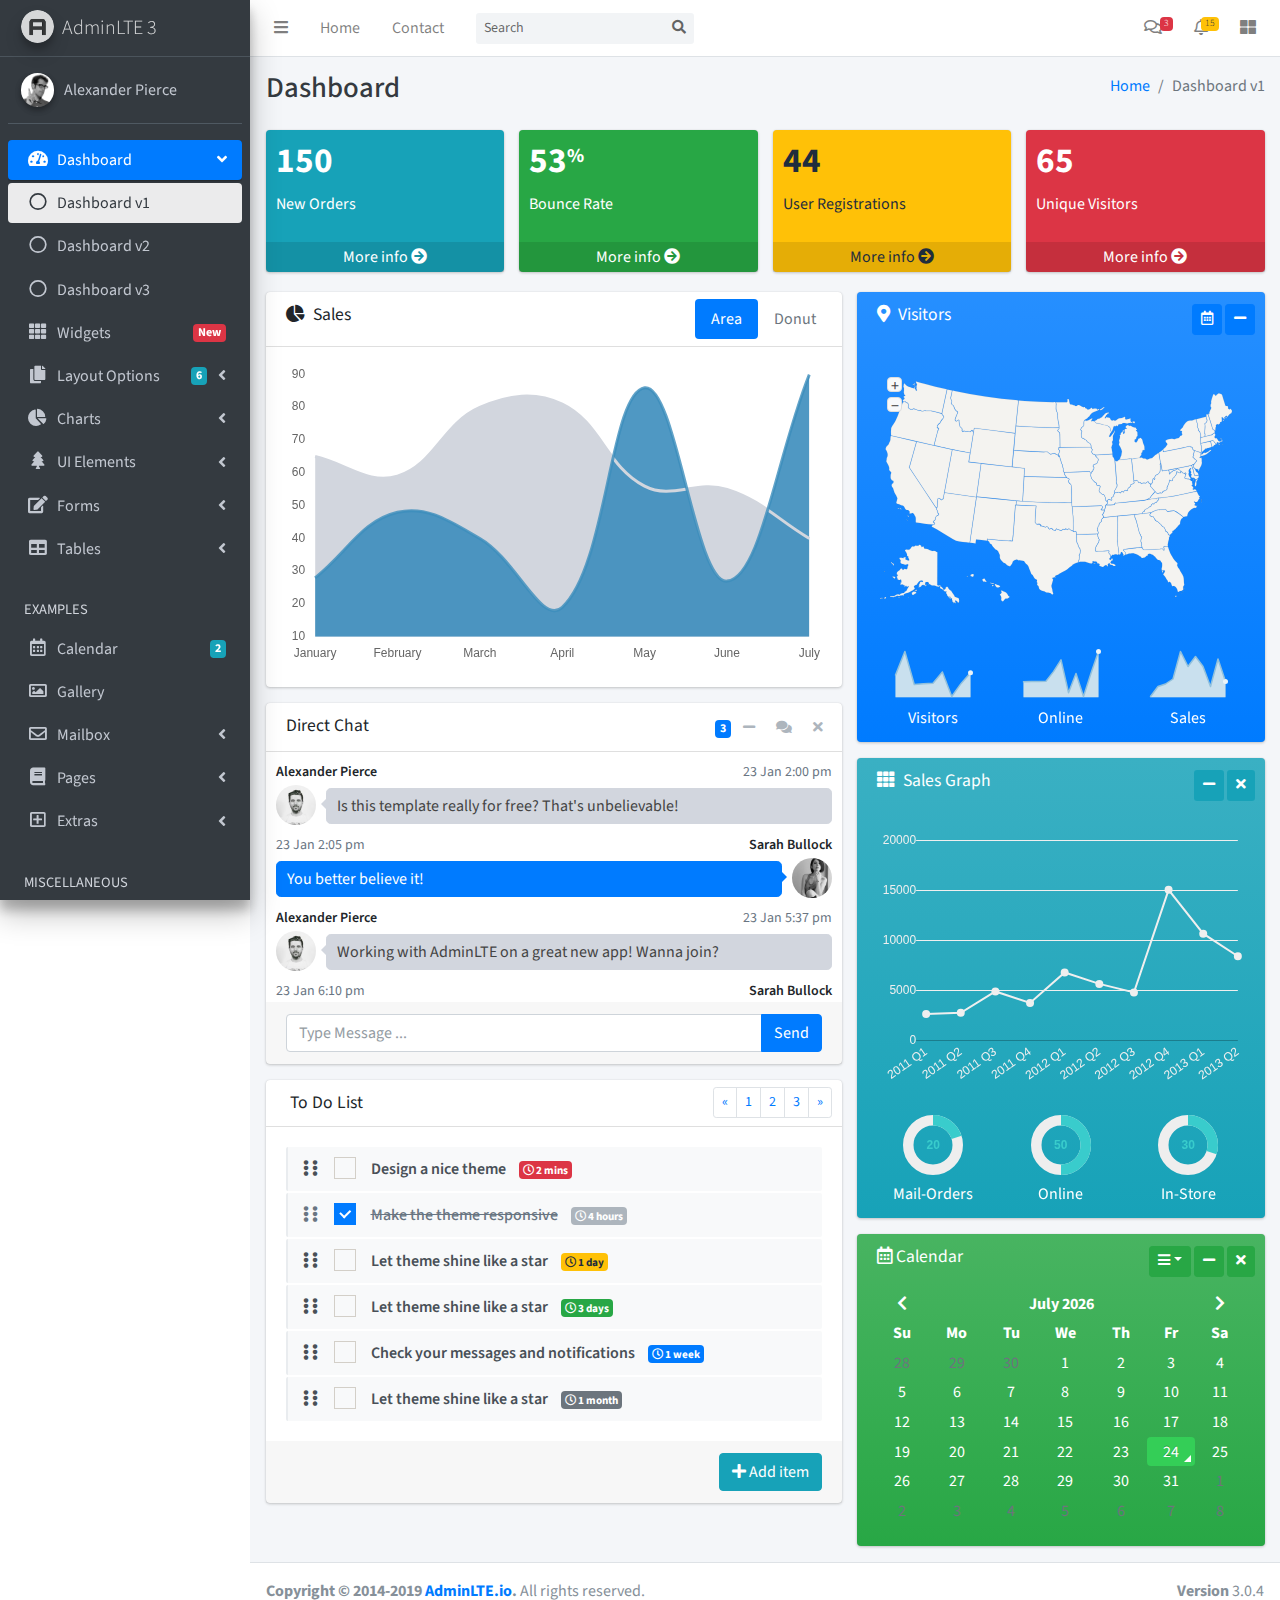
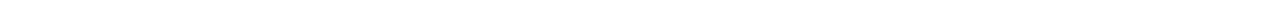
<file: RealHouzing.Consume/wwwroot/AdminLTE/index.html>
<!DOCTYPE html>
<html>
<head>
  <meta charset="utf-8">
  <meta http-equiv="X-UA-Compatible" content="IE=edge">
  <title>AdminLTE 3 | Dashboard</title>
  <!-- Tell the browser to be responsive to screen width -->
  <meta name="viewport" content="width=device-width, initial-scale=1">
  <!-- Font Awesome -->
  <link rel="stylesheet" href="plugins/fontawesome-free/css/all.min.css">
  <!-- Ionicons -->
  <link rel="stylesheet" href="https://code.ionicframework.com/ionicons/2.0.1/css/ionicons.min.css">
  <!-- Tempusdominus Bbootstrap 4 -->
  <link rel="stylesheet" href="plugins/tempusdominus-bootstrap-4/css/tempusdominus-bootstrap-4.min.css">
  <!-- iCheck -->
  <link rel="stylesheet" href="plugins/icheck-bootstrap/icheck-bootstrap.min.css">
  <!-- JQVMap -->
  <link rel="stylesheet" href="plugins/jqvmap/jqvmap.min.css">
  <!-- Theme style -->
  <link rel="stylesheet" href="dist/css/adminlte.min.css">
  <!-- overlayScrollbars -->
  <link rel="stylesheet" href="plugins/overlayScrollbars/css/OverlayScrollbars.min.css">
  <!-- Daterange picker -->
  <link rel="stylesheet" href="plugins/daterangepicker/daterangepicker.css">
  <!-- summernote -->
  <link rel="stylesheet" href="plugins/summernote/summernote-bs4.css">
  <!-- Google Font: Source Sans Pro -->
  <link href="https://fonts.googleapis.com/css?family=Source+Sans+Pro:300,400,400i,700" rel="stylesheet">
</head>
<body class="hold-transition sidebar-mini layout-fixed">
<div class="wrapper">

  <!-- Navbar -->
  <nav class="main-header navbar navbar-expand navbar-white navbar-light">
    <!-- Left navbar links -->
    <ul class="navbar-nav">
      <li class="nav-item">
        <a class="nav-link" data-widget="pushmenu" href="#" role="button"><i class="fas fa-bars"></i></a>
      </li>
      <li class="nav-item d-none d-sm-inline-block">
        <a href="index3.html" class="nav-link">Home</a>
      </li>
      <li class="nav-item d-none d-sm-inline-block">
        <a href="#" class="nav-link">Contact</a>
      </li>
    </ul>

    <!-- SEARCH FORM -->
    <form class="form-inline ml-3">
      <div class="input-group input-group-sm">
        <input class="form-control form-control-navbar" type="search" placeholder="Search" aria-label="Search">
        <div class="input-group-append">
          <button class="btn btn-navbar" type="submit">
            <i class="fas fa-search"></i>
          </button>
        </div>
      </div>
    </form>

    <!-- Right navbar links -->
    <ul class="navbar-nav ml-auto">
      <!-- Messages Dropdown Menu -->
      <li class="nav-item dropdown">
        <a class="nav-link" data-toggle="dropdown" href="#">
          <i class="far fa-comments"></i>
          <span class="badge badge-danger navbar-badge">3</span>
        </a>
        <div class="dropdown-menu dropdown-menu-lg dropdown-menu-right">
          <a href="#" class="dropdown-item">
            <!-- Message Start -->
            <div class="media">
              <img src="dist/img/user1-128x128.jpg" alt="User Avatar" class="img-size-50 mr-3 img-circle">
              <div class="media-body">
                <h3 class="dropdown-item-title">
                  Brad Diesel
                  <span class="float-right text-sm text-danger"><i class="fas fa-star"></i></span>
                </h3>
                <p class="text-sm">Call me whenever you can...</p>
                <p class="text-sm text-muted"><i class="far fa-clock mr-1"></i> 4 Hours Ago</p>
              </div>
            </div>
            <!-- Message End -->
          </a>
          <div class="dropdown-divider"></div>
          <a href="#" class="dropdown-item">
            <!-- Message Start -->
            <div class="media">
              <img src="dist/img/user8-128x128.jpg" alt="User Avatar" class="img-size-50 img-circle mr-3">
              <div class="media-body">
                <h3 class="dropdown-item-title">
                  John Pierce
                  <span class="float-right text-sm text-muted"><i class="fas fa-star"></i></span>
                </h3>
                <p class="text-sm">I got your message bro</p>
                <p class="text-sm text-muted"><i class="far fa-clock mr-1"></i> 4 Hours Ago</p>
              </div>
            </div>
            <!-- Message End -->
          </a>
          <div class="dropdown-divider"></div>
          <a href="#" class="dropdown-item">
            <!-- Message Start -->
            <div class="media">
              <img src="dist/img/user3-128x128.jpg" alt="User Avatar" class="img-size-50 img-circle mr-3">
              <div class="media-body">
                <h3 class="dropdown-item-title">
                  Nora Silvester
                  <span class="float-right text-sm text-warning"><i class="fas fa-star"></i></span>
                </h3>
                <p class="text-sm">The subject goes here</p>
                <p class="text-sm text-muted"><i class="far fa-clock mr-1"></i> 4 Hours Ago</p>
              </div>
            </div>
            <!-- Message End -->
          </a>
          <div class="dropdown-divider"></div>
          <a href="#" class="dropdown-item dropdown-footer">See All Messages</a>
        </div>
      </li>
      <!-- Notifications Dropdown Menu -->
      <li class="nav-item dropdown">
        <a class="nav-link" data-toggle="dropdown" href="#">
          <i class="far fa-bell"></i>
          <span class="badge badge-warning navbar-badge">15</span>
        </a>
        <div class="dropdown-menu dropdown-menu-lg dropdown-menu-right">
          <span class="dropdown-item dropdown-header">15 Notifications</span>
          <div class="dropdown-divider"></div>
          <a href="#" class="dropdown-item">
            <i class="fas fa-envelope mr-2"></i> 4 new messages
            <span class="float-right text-muted text-sm">3 mins</span>
          </a>
          <div class="dropdown-divider"></div>
          <a href="#" class="dropdown-item">
            <i class="fas fa-users mr-2"></i> 8 friend requests
            <span class="float-right text-muted text-sm">12 hours</span>
          </a>
          <div class="dropdown-divider"></div>
          <a href="#" class="dropdown-item">
            <i class="fas fa-file mr-2"></i> 3 new reports
            <span class="float-right text-muted text-sm">2 days</span>
          </a>
          <div class="dropdown-divider"></div>
          <a href="#" class="dropdown-item dropdown-footer">See All Notifications</a>
        </div>
      </li>
      <li class="nav-item">
        <a class="nav-link" data-widget="control-sidebar" data-slide="true" href="#" role="button">
          <i class="fas fa-th-large"></i>
        </a>
      </li>
    </ul>
  </nav>
  <!-- /.navbar -->

  <!-- Main Sidebar Container -->
  <aside class="main-sidebar sidebar-dark-primary elevation-4">
    <!-- Brand Logo -->
    <a href="index3.html" class="brand-link">
      <img src="dist/img/AdminLTELogo.png" alt="AdminLTE Logo" class="brand-image img-circle elevation-3"
           style="opacity: .8">
      <span class="brand-text font-weight-light">AdminLTE 3</span>
    </a>

    <!-- Sidebar -->
    <div class="sidebar">
      <!-- Sidebar user panel (optional) -->
      <div class="user-panel mt-3 pb-3 mb-3 d-flex">
        <div class="image">
          <img src="dist/img/user2-160x160.jpg" class="img-circle elevation-2" alt="User Image">
        </div>
        <div class="info">
          <a href="#" class="d-block">Alexander Pierce</a>
        </div>
      </div>

      <!-- Sidebar Menu -->
      <nav class="mt-2">
        <ul class="nav nav-pills nav-sidebar flex-column" data-widget="treeview" role="menu" data-accordion="false">
          <!-- Add icons to the links using the .nav-icon class
               with font-awesome or any other icon font library -->
          <li class="nav-item has-treeview menu-open">
            <a href="#" class="nav-link active">
              <i class="nav-icon fas fa-tachometer-alt"></i>
              <p>
                Dashboard
                <i class="right fas fa-angle-left"></i>
              </p>
            </a>
            <ul class="nav nav-treeview">
              <li class="nav-item">
                <a href="./index.html" class="nav-link active">
                  <i class="far fa-circle nav-icon"></i>
                  <p>Dashboard v1</p>
                </a>
              </li>
              <li class="nav-item">
                <a href="./index2.html" class="nav-link">
                  <i class="far fa-circle nav-icon"></i>
                  <p>Dashboard v2</p>
                </a>
              </li>
              <li class="nav-item">
                <a href="./index3.html" class="nav-link">
                  <i class="far fa-circle nav-icon"></i>
                  <p>Dashboard v3</p>
                </a>
              </li>
            </ul>
          </li>
          <li class="nav-item">
            <a href="pages/widgets.html" class="nav-link">
              <i class="nav-icon fas fa-th"></i>
              <p>
                Widgets
                <span class="right badge badge-danger">New</span>
              </p>
            </a>
          </li>
          <li class="nav-item has-treeview">
            <a href="#" class="nav-link">
              <i class="nav-icon fas fa-copy"></i>
              <p>
                Layout Options
                <i class="fas fa-angle-left right"></i>
                <span class="badge badge-info right">6</span>
              </p>
            </a>
            <ul class="nav nav-treeview">
              <li class="nav-item">
                <a href="pages/layout/top-nav.html" class="nav-link">
                  <i class="far fa-circle nav-icon"></i>
                  <p>Top Navigation</p>
                </a>
              </li>
              <li class="nav-item">
                <a href="pages/layout/top-nav-sidebar.html" class="nav-link">
                  <i class="far fa-circle nav-icon"></i>
                  <p>Top Navigation + Sidebar</p>
                </a>
              </li>
              <li class="nav-item">
                <a href="pages/layout/boxed.html" class="nav-link">
                  <i class="far fa-circle nav-icon"></i>
                  <p>Boxed</p>
                </a>
              </li>
              <li class="nav-item">
                <a href="pages/layout/fixed-sidebar.html" class="nav-link">
                  <i class="far fa-circle nav-icon"></i>
                  <p>Fixed Sidebar</p>
                </a>
              </li>
              <li class="nav-item">
                <a href="pages/layout/fixed-topnav.html" class="nav-link">
                  <i class="far fa-circle nav-icon"></i>
                  <p>Fixed Navbar</p>
                </a>
              </li>
              <li class="nav-item">
                <a href="pages/layout/fixed-footer.html" class="nav-link">
                  <i class="far fa-circle nav-icon"></i>
                  <p>Fixed Footer</p>
                </a>
              </li>
              <li class="nav-item">
                <a href="pages/layout/collapsed-sidebar.html" class="nav-link">
                  <i class="far fa-circle nav-icon"></i>
                  <p>Collapsed Sidebar</p>
                </a>
              </li>
            </ul>
          </li>
          <li class="nav-item has-treeview">
            <a href="#" class="nav-link">
              <i class="nav-icon fas fa-chart-pie"></i>
              <p>
                Charts
                <i class="right fas fa-angle-left"></i>
              </p>
            </a>
            <ul class="nav nav-treeview">
              <li class="nav-item">
                <a href="pages/charts/chartjs.html" class="nav-link">
                  <i class="far fa-circle nav-icon"></i>
                  <p>ChartJS</p>
                </a>
              </li>
              <li class="nav-item">
                <a href="pages/charts/flot.html" class="nav-link">
                  <i class="far fa-circle nav-icon"></i>
                  <p>Flot</p>
                </a>
              </li>
              <li class="nav-item">
                <a href="pages/charts/inline.html" class="nav-link">
                  <i class="far fa-circle nav-icon"></i>
                  <p>Inline</p>
                </a>
              </li>
            </ul>
          </li>
          <li class="nav-item has-treeview">
            <a href="#" class="nav-link">
              <i class="nav-icon fas fa-tree"></i>
              <p>
                UI Elements
                <i class="fas fa-angle-left right"></i>
              </p>
            </a>
            <ul class="nav nav-treeview">
              <li class="nav-item">
                <a href="pages/UI/general.html" class="nav-link">
                  <i class="far fa-circle nav-icon"></i>
                  <p>General</p>
                </a>
              </li>
              <li class="nav-item">
                <a href="pages/UI/icons.html" class="nav-link">
                  <i class="far fa-circle nav-icon"></i>
                  <p>Icons</p>
                </a>
              </li>
              <li class="nav-item">
                <a href="pages/UI/buttons.html" class="nav-link">
                  <i class="far fa-circle nav-icon"></i>
                  <p>Buttons</p>
                </a>
              </li>
              <li class="nav-item">
                <a href="pages/UI/sliders.html" class="nav-link">
                  <i class="far fa-circle nav-icon"></i>
                  <p>Sliders</p>
                </a>
              </li>
              <li class="nav-item">
                <a href="pages/UI/modals.html" class="nav-link">
                  <i class="far fa-circle nav-icon"></i>
                  <p>Modals & Alerts</p>
                </a>
              </li>
              <li class="nav-item">
                <a href="pages/UI/navbar.html" class="nav-link">
                  <i class="far fa-circle nav-icon"></i>
                  <p>Navbar & Tabs</p>
                </a>
              </li>
              <li class="nav-item">
                <a href="pages/UI/timeline.html" class="nav-link">
                  <i class="far fa-circle nav-icon"></i>
                  <p>Timeline</p>
                </a>
              </li>
              <li class="nav-item">
                <a href="pages/UI/ribbons.html" class="nav-link">
                  <i class="far fa-circle nav-icon"></i>
                  <p>Ribbons</p>
                </a>
              </li>
            </ul>
          </li>
          <li class="nav-item has-treeview">
            <a href="#" class="nav-link">
              <i class="nav-icon fas fa-edit"></i>
              <p>
                Forms
                <i class="fas fa-angle-left right"></i>
              </p>
            </a>
            <ul class="nav nav-treeview">
              <li class="nav-item">
                <a href="pages/forms/general.html" class="nav-link">
                  <i class="far fa-circle nav-icon"></i>
                  <p>General Elements</p>
                </a>
              </li>
              <li class="nav-item">
                <a href="pages/forms/advanced.html" class="nav-link">
                  <i class="far fa-circle nav-icon"></i>
                  <p>Advanced Elements</p>
                </a>
              </li>
              <li class="nav-item">
                <a href="pages/forms/editors.html" class="nav-link">
                  <i class="far fa-circle nav-icon"></i>
                  <p>Editors</p>
                </a>
              </li>
              <li class="nav-item">
                <a href="pages/forms/validation.html" class="nav-link">
                  <i class="far fa-circle nav-icon"></i>
                  <p>Validation</p>
                </a>
              </li>
            </ul>
          </li>
          <li class="nav-item has-treeview">
            <a href="#" class="nav-link">
              <i class="nav-icon fas fa-table"></i>
              <p>
                Tables
                <i class="fas fa-angle-left right"></i>
              </p>
            </a>
            <ul class="nav nav-treeview">
              <li class="nav-item">
                <a href="pages/tables/simple.html" class="nav-link">
                  <i class="far fa-circle nav-icon"></i>
                  <p>Simple Tables</p>
                </a>
              </li>
              <li class="nav-item">
                <a href="pages/tables/data.html" class="nav-link">
                  <i class="far fa-circle nav-icon"></i>
                  <p>DataTables</p>
                </a>
              </li>
              <li class="nav-item">
                <a href="pages/tables/jsgrid.html" class="nav-link">
                  <i class="far fa-circle nav-icon"></i>
                  <p>jsGrid</p>
                </a>
              </li>
            </ul>
          </li>
          <li class="nav-header">EXAMPLES</li>
          <li class="nav-item">
            <a href="pages/calendar.html" class="nav-link">
              <i class="nav-icon far fa-calendar-alt"></i>
              <p>
                Calendar
                <span class="badge badge-info right">2</span>
              </p>
            </a>
          </li>
          <li class="nav-item">
            <a href="pages/gallery.html" class="nav-link">
              <i class="nav-icon far fa-image"></i>
              <p>
                Gallery
              </p>
            </a>
          </li>
          <li class="nav-item has-treeview">
            <a href="#" class="nav-link">
              <i class="nav-icon far fa-envelope"></i>
              <p>
                Mailbox
                <i class="fas fa-angle-left right"></i>
              </p>
            </a>
            <ul class="nav nav-treeview">
              <li class="nav-item">
                <a href="pages/mailbox/mailbox.html" class="nav-link">
                  <i class="far fa-circle nav-icon"></i>
                  <p>Inbox</p>
                </a>
              </li>
              <li class="nav-item">
                <a href="pages/mailbox/compose.html" class="nav-link">
                  <i class="far fa-circle nav-icon"></i>
                  <p>Compose</p>
                </a>
              </li>
              <li class="nav-item">
                <a href="pages/mailbox/read-mail.html" class="nav-link">
                  <i class="far fa-circle nav-icon"></i>
                  <p>Read</p>
                </a>
              </li>
            </ul>
          </li>
          <li class="nav-item has-treeview">
            <a href="#" class="nav-link">
              <i class="nav-icon fas fa-book"></i>
              <p>
                Pages
                <i class="fas fa-angle-left right"></i>
              </p>
            </a>
            <ul class="nav nav-treeview">
              <li class="nav-item">
                <a href="pages/examples/invoice.html" class="nav-link">
                  <i class="far fa-circle nav-icon"></i>
                  <p>Invoice</p>
                </a>
              </li>
              <li class="nav-item">
                <a href="pages/examples/profile.html" class="nav-link">
                  <i class="far fa-circle nav-icon"></i>
                  <p>Profile</p>
                </a>
              </li>
              <li class="nav-item">
                <a href="pages/examples/e-commerce.html" class="nav-link">
                  <i class="far fa-circle nav-icon"></i>
                  <p>E-commerce</p>
                </a>
              </li>
              <li class="nav-item">
                <a href="pages/examples/projects.html" class="nav-link">
                  <i class="far fa-circle nav-icon"></i>
                  <p>Projects</p>
                </a>
              </li>
              <li class="nav-item">
                <a href="pages/examples/project-add.html" class="nav-link">
                  <i class="far fa-circle nav-icon"></i>
                  <p>Project Add</p>
                </a>
              </li>
              <li class="nav-item">
                <a href="pages/examples/project-edit.html" class="nav-link">
                  <i class="far fa-circle nav-icon"></i>
                  <p>Project Edit</p>
                </a>
              </li>
              <li class="nav-item">
                <a href="pages/examples/project-detail.html" class="nav-link">
                  <i class="far fa-circle nav-icon"></i>
                  <p>Project Detail</p>
                </a>
              </li>
              <li class="nav-item">
                <a href="pages/examples/contacts.html" class="nav-link">
                  <i class="far fa-circle nav-icon"></i>
                  <p>Contacts</p>
                </a>
              </li>
            </ul>
          </li>
          <li class="nav-item has-treeview">
            <a href="#" class="nav-link">
              <i class="nav-icon far fa-plus-square"></i>
              <p>
                Extras
                <i class="fas fa-angle-left right"></i>
              </p>
            </a>
            <ul class="nav nav-treeview">
              <li class="nav-item">
                <a href="pages/examples/login.html" class="nav-link">
                  <i class="far fa-circle nav-icon"></i>
                  <p>Login</p>
                </a>
              </li>
              <li class="nav-item">
                <a href="pages/examples/register.html" class="nav-link">
                  <i class="far fa-circle nav-icon"></i>
                  <p>Register</p>
                </a>
              </li>
              <li class="nav-item">
                <a href="pages/examples/forgot-password.html" class="nav-link">
                  <i class="far fa-circle nav-icon"></i>
                  <p>Forgot Password</p>
                </a>
              </li>
              <li class="nav-item">
                <a href="pages/examples/recover-password.html" class="nav-link">
                  <i class="far fa-circle nav-icon"></i>
                  <p>Recover Password</p>
                </a>
              </li>
              <li class="nav-item">
                <a href="pages/examples/lockscreen.html" class="nav-link">
                  <i class="far fa-circle nav-icon"></i>
                  <p>Lockscreen</p>
                </a>
              </li>
              <li class="nav-item">
                <a href="pages/examples/legacy-user-menu.html" class="nav-link">
                  <i class="far fa-circle nav-icon"></i>
                  <p>Legacy User Menu</p>
                </a>
              </li>
              <li class="nav-item">
                <a href="pages/examples/language-menu.html" class="nav-link">
                  <i class="far fa-circle nav-icon"></i>
                  <p>Language Menu</p>
                </a>
              </li>
              <li class="nav-item">
                <a href="pages/examples/404.html" class="nav-link">
                  <i class="far fa-circle nav-icon"></i>
                  <p>Error 404</p>
                </a>
              </li>
              <li class="nav-item">
                <a href="pages/examples/500.html" class="nav-link">
                  <i class="far fa-circle nav-icon"></i>
                  <p>Error 500</p>
                </a>
              </li>
              <li class="nav-item">
                <a href="pages/examples/pace.html" class="nav-link">
                  <i class="far fa-circle nav-icon"></i>
                  <p>Pace</p>
                </a>
              </li>
              <li class="nav-item">
                <a href="pages/examples/blank.html" class="nav-link">
                  <i class="far fa-circle nav-icon"></i>
                  <p>Blank Page</p>
                </a>
              </li>
              <li class="nav-item">
                <a href="starter.html" class="nav-link">
                  <i class="far fa-circle nav-icon"></i>
                  <p>Starter Page</p>
                </a>
              </li>
            </ul>
          </li>
          <li class="nav-header">MISCELLANEOUS</li>
          <li class="nav-item">
            <a href="https://adminlte.io/docs/3.0" class="nav-link">
              <i class="nav-icon fas fa-file"></i>
              <p>Documentation</p>
            </a>
          </li>
          <li class="nav-header">MULTI LEVEL EXAMPLE</li>
          <li class="nav-item">
            <a href="#" class="nav-link">
              <i class="fas fa-circle nav-icon"></i>
              <p>Level 1</p>
            </a>
          </li>
          <li class="nav-item has-treeview">
            <a href="#" class="nav-link">
              <i class="nav-icon fas fa-circle"></i>
              <p>
                Level 1
                <i class="right fas fa-angle-left"></i>
              </p>
            </a>
            <ul class="nav nav-treeview">
              <li class="nav-item">
                <a href="#" class="nav-link">
                  <i class="far fa-circle nav-icon"></i>
                  <p>Level 2</p>
                </a>
              </li>
              <li class="nav-item has-treeview">
                <a href="#" class="nav-link">
                  <i class="far fa-circle nav-icon"></i>
                  <p>
                    Level 2
                    <i class="right fas fa-angle-left"></i>
                  </p>
                </a>
                <ul class="nav nav-treeview">
                  <li class="nav-item">
                    <a href="#" class="nav-link">
                      <i class="far fa-dot-circle nav-icon"></i>
                      <p>Level 3</p>
                    </a>
                  </li>
                  <li class="nav-item">
                    <a href="#" class="nav-link">
                      <i class="far fa-dot-circle nav-icon"></i>
                      <p>Level 3</p>
                    </a>
                  </li>
                  <li class="nav-item">
                    <a href="#" class="nav-link">
                      <i class="far fa-dot-circle nav-icon"></i>
                      <p>Level 3</p>
                    </a>
                  </li>
                </ul>
              </li>
              <li class="nav-item">
                <a href="#" class="nav-link">
                  <i class="far fa-circle nav-icon"></i>
                  <p>Level 2</p>
                </a>
              </li>
            </ul>
          </li>
          <li class="nav-item">
            <a href="#" class="nav-link">
              <i class="fas fa-circle nav-icon"></i>
              <p>Level 1</p>
            </a>
          </li>
          <li class="nav-header">LABELS</li>
          <li class="nav-item">
            <a href="#" class="nav-link">
              <i class="nav-icon far fa-circle text-danger"></i>
              <p class="text">Important</p>
            </a>
          </li>
          <li class="nav-item">
            <a href="#" class="nav-link">
              <i class="nav-icon far fa-circle text-warning"></i>
              <p>Warning</p>
            </a>
          </li>
          <li class="nav-item">
            <a href="#" class="nav-link">
              <i class="nav-icon far fa-circle text-info"></i>
              <p>Informational</p>
            </a>
          </li>
        </ul>
      </nav>
      <!-- /.sidebar-menu -->
    </div>
    <!-- /.sidebar -->
  </aside>

  <!-- Content Wrapper. Contains page content -->
  <div class="content-wrapper">
    <!-- Content Header (Page header) -->
    <div class="content-header">
      <div class="container-fluid">
        <div class="row mb-2">
          <div class="col-sm-6">
            <h1 class="m-0 text-dark">Dashboard</h1>
          </div><!-- /.col -->
          <div class="col-sm-6">
            <ol class="breadcrumb float-sm-right">
              <li class="breadcrumb-item"><a href="#">Home</a></li>
              <li class="breadcrumb-item active">Dashboard v1</li>
            </ol>
          </div><!-- /.col -->
        </div><!-- /.row -->
      </div><!-- /.container-fluid -->
    </div>
    <!-- /.content-header -->

    <!-- Main content -->
    <section class="content">
      <div class="container-fluid">
        <!-- Small boxes (Stat box) -->
        <div class="row">
          <div class="col-lg-3 col-6">
            <!-- small box -->
            <div class="small-box bg-info">
              <div class="inner">
                <h3>150</h3>

                <p>New Orders</p>
              </div>
              <div class="icon">
                <i class="ion ion-bag"></i>
              </div>
              <a href="#" class="small-box-footer">More info <i class="fas fa-arrow-circle-right"></i></a>
            </div>
          </div>
          <!-- ./col -->
          <div class="col-lg-3 col-6">
            <!-- small box -->
            <div class="small-box bg-success">
              <div class="inner">
                <h3>53<sup style="font-size: 20px">%</sup></h3>

                <p>Bounce Rate</p>
              </div>
              <div class="icon">
                <i class="ion ion-stats-bars"></i>
              </div>
              <a href="#" class="small-box-footer">More info <i class="fas fa-arrow-circle-right"></i></a>
            </div>
          </div>
          <!-- ./col -->
          <div class="col-lg-3 col-6">
            <!-- small box -->
            <div class="small-box bg-warning">
              <div class="inner">
                <h3>44</h3>

                <p>User Registrations</p>
              </div>
              <div class="icon">
                <i class="ion ion-person-add"></i>
              </div>
              <a href="#" class="small-box-footer">More info <i class="fas fa-arrow-circle-right"></i></a>
            </div>
          </div>
          <!-- ./col -->
          <div class="col-lg-3 col-6">
            <!-- small box -->
            <div class="small-box bg-danger">
              <div class="inner">
                <h3>65</h3>

                <p>Unique Visitors</p>
              </div>
              <div class="icon">
                <i class="ion ion-pie-graph"></i>
              </div>
              <a href="#" class="small-box-footer">More info <i class="fas fa-arrow-circle-right"></i></a>
            </div>
          </div>
          <!-- ./col -->
        </div>
        <!-- /.row -->
        <!-- Main row -->
        <div class="row">
          <!-- Left col -->
          <section class="col-lg-7 connectedSortable">
            <!-- Custom tabs (Charts with tabs)-->
            <div class="card">
              <div class="card-header">
                <h3 class="card-title">
                  <i class="fas fa-chart-pie mr-1"></i>
                  Sales
                </h3>
                <div class="card-tools">
                  <ul class="nav nav-pills ml-auto">
                    <li class="nav-item">
                      <a class="nav-link active" href="#revenue-chart" data-toggle="tab">Area</a>
                    </li>
                    <li class="nav-item">
                      <a class="nav-link" href="#sales-chart" data-toggle="tab">Donut</a>
                    </li>
                  </ul>
                </div>
              </div><!-- /.card-header -->
              <div class="card-body">
                <div class="tab-content p-0">
                  <!-- Morris chart - Sales -->
                  <div class="chart tab-pane active" id="revenue-chart"
                       style="position: relative; height: 300px;">
                      <canvas id="revenue-chart-canvas" height="300" style="height: 300px;"></canvas>                         
                   </div>
                  <div class="chart tab-pane" id="sales-chart" style="position: relative; height: 300px;">
                    <canvas id="sales-chart-canvas" height="300" style="height: 300px;"></canvas>                         
                  </div>  
                </div>
              </div><!-- /.card-body -->
            </div>
            <!-- /.card -->

            <!-- DIRECT CHAT -->
            <div class="card direct-chat direct-chat-primary">
              <div class="card-header">
                <h3 class="card-title">Direct Chat</h3>

                <div class="card-tools">
                  <span data-toggle="tooltip" title="3 New Messages" class="badge badge-primary">3</span>
                  <button type="button" class="btn btn-tool" data-card-widget="collapse">
                    <i class="fas fa-minus"></i>
                  </button>
                  <button type="button" class="btn btn-tool" data-toggle="tooltip" title="Contacts"
                          data-widget="chat-pane-toggle">
                    <i class="fas fa-comments"></i>
                  </button>
                  <button type="button" class="btn btn-tool" data-card-widget="remove"><i class="fas fa-times"></i>
                  </button>
                </div>
              </div>
              <!-- /.card-header -->
              <div class="card-body">
                <!-- Conversations are loaded here -->
                <div class="direct-chat-messages">
                  <!-- Message. Default to the left -->
                  <div class="direct-chat-msg">
                    <div class="direct-chat-infos clearfix">
                      <span class="direct-chat-name float-left">Alexander Pierce</span>
                      <span class="direct-chat-timestamp float-right">23 Jan 2:00 pm</span>
                    </div>
                    <!-- /.direct-chat-infos -->
                    <img class="direct-chat-img" src="dist/img/user1-128x128.jpg" alt="message user image">
                    <!-- /.direct-chat-img -->
                    <div class="direct-chat-text">
                      Is this template really for free? That's unbelievable!
                    </div>
                    <!-- /.direct-chat-text -->
                  </div>
                  <!-- /.direct-chat-msg -->

                  <!-- Message to the right -->
                  <div class="direct-chat-msg right">
                    <div class="direct-chat-infos clearfix">
                      <span class="direct-chat-name float-right">Sarah Bullock</span>
                      <span class="direct-chat-timestamp float-left">23 Jan 2:05 pm</span>
                    </div>
                    <!-- /.direct-chat-infos -->
                    <img class="direct-chat-img" src="dist/img/user3-128x128.jpg" alt="message user image">
                    <!-- /.direct-chat-img -->
                    <div class="direct-chat-text">
                      You better believe it!
                    </div>
                    <!-- /.direct-chat-text -->
                  </div>
                  <!-- /.direct-chat-msg -->

                  <!-- Message. Default to the left -->
                  <div class="direct-chat-msg">
                    <div class="direct-chat-infos clearfix">
                      <span class="direct-chat-name float-left">Alexander Pierce</span>
                      <span class="direct-chat-timestamp float-right">23 Jan 5:37 pm</span>
                    </div>
                    <!-- /.direct-chat-infos -->
                    <img class="direct-chat-img" src="dist/img/user1-128x128.jpg" alt="message user image">
                    <!-- /.direct-chat-img -->
                    <div class="direct-chat-text">
                      Working with AdminLTE on a great new app! Wanna join?
                    </div>
                    <!-- /.direct-chat-text -->
                  </div>
                  <!-- /.direct-chat-msg -->

                  <!-- Message to the right -->
                  <div class="direct-chat-msg right">
                    <div class="direct-chat-infos clearfix">
                      <span class="direct-chat-name float-right">Sarah Bullock</span>
                      <span class="direct-chat-timestamp float-left">23 Jan 6:10 pm</span>
                    </div>
                    <!-- /.direct-chat-infos -->
                    <img class="direct-chat-img" src="dist/img/user3-128x128.jpg" alt="message user image">
                    <!-- /.direct-chat-img -->
                    <div class="direct-chat-text">
                      I would love to.
                    </div>
                    <!-- /.direct-chat-text -->
                  </div>
                  <!-- /.direct-chat-msg -->

                </div>
                <!--/.direct-chat-messages-->

                <!-- Contacts are loaded here -->
                <div class="direct-chat-contacts">
                  <ul class="contacts-list">
                    <li>
                      <a href="#">
                        <img class="contacts-list-img" src="dist/img/user1-128x128.jpg">

                        <div class="contacts-list-info">
                          <span class="contacts-list-name">
                            Count Dracula
                            <small class="contacts-list-date float-right">2/28/2015</small>
                          </span>
                          <span class="contacts-list-msg">How have you been? I was...</span>
                        </div>
                        <!-- /.contacts-list-info -->
                      </a>
                    </li>
                    <!-- End Contact Item -->
                    <li>
                      <a href="#">
                        <img class="contacts-list-img" src="dist/img/user7-128x128.jpg">

                        <div class="contacts-list-info">
                          <span class="contacts-list-name">
                            Sarah Doe
                            <small class="contacts-list-date float-right">2/23/2015</small>
                          </span>
                          <span class="contacts-list-msg">I will be waiting for...</span>
                        </div>
                        <!-- /.contacts-list-info -->
                      </a>
                    </li>
                    <!-- End Contact Item -->
                    <li>
                      <a href="#">
                        <img class="contacts-list-img" src="dist/img/user3-128x128.jpg">

                        <div class="contacts-list-info">
                          <span class="contacts-list-name">
                            Nadia Jolie
                            <small class="contacts-list-date float-right">2/20/2015</small>
                          </span>
                          <span class="contacts-list-msg">I'll call you back at...</span>
                        </div>
                        <!-- /.contacts-list-info -->
                      </a>
                    </li>
                    <!-- End Contact Item -->
                    <li>
                      <a href="#">
                        <img class="contacts-list-img" src="dist/img/user5-128x128.jpg">

                        <div class="contacts-list-info">
                          <span class="contacts-list-name">
                            Nora S. Vans
                            <small class="contacts-list-date float-right">2/10/2015</small>
                          </span>
                          <span class="contacts-list-msg">Where is your new...</span>
                        </div>
                        <!-- /.contacts-list-info -->
                      </a>
                    </li>
                    <!-- End Contact Item -->
                    <li>
                      <a href="#">
                        <img class="contacts-list-img" src="dist/img/user6-128x128.jpg">

                        <div class="contacts-list-info">
                          <span class="contacts-list-name">
                            John K.
                            <small class="contacts-list-date float-right">1/27/2015</small>
                          </span>
                          <span class="contacts-list-msg">Can I take a look at...</span>
                        </div>
                        <!-- /.contacts-list-info -->
                      </a>
                    </li>
                    <!-- End Contact Item -->
                    <li>
                      <a href="#">
                        <img class="contacts-list-img" src="dist/img/user8-128x128.jpg">

                        <div class="contacts-list-info">
                          <span class="contacts-list-name">
                            Kenneth M.
                            <small class="contacts-list-date float-right">1/4/2015</small>
                          </span>
                          <span class="contacts-list-msg">Never mind I found...</span>
                        </div>
                        <!-- /.contacts-list-info -->
                      </a>
                    </li>
                    <!-- End Contact Item -->
                  </ul>
                  <!-- /.contacts-list -->
                </div>
                <!-- /.direct-chat-pane -->
              </div>
              <!-- /.card-body -->
              <div class="card-footer">
                <form action="#" method="post">
                  <div class="input-group">
                    <input type="text" name="message" placeholder="Type Message ..." class="form-control">
                    <span class="input-group-append">
                      <button type="button" class="btn btn-primary">Send</button>
                    </span>
                  </div>
                </form>
              </div>
              <!-- /.card-footer-->
            </div>
            <!--/.direct-chat -->

            <!-- TO DO List -->
            <div class="card">
              <div class="card-header">
                <h3 class="card-title">
                  <i class="ion ion-clipboard mr-1"></i>
                  To Do List
                </h3>

                <div class="card-tools">
                  <ul class="pagination pagination-sm">
                    <li class="page-item"><a href="#" class="page-link">&laquo;</a></li>
                    <li class="page-item"><a href="#" class="page-link">1</a></li>
                    <li class="page-item"><a href="#" class="page-link">2</a></li>
                    <li class="page-item"><a href="#" class="page-link">3</a></li>
                    <li class="page-item"><a href="#" class="page-link">&raquo;</a></li>
                  </ul>
                </div>
              </div>
              <!-- /.card-header -->
              <div class="card-body">
                <ul class="todo-list" data-widget="todo-list">
                  <li>
                    <!-- drag handle -->
                    <span class="handle">
                      <i class="fas fa-ellipsis-v"></i>
                      <i class="fas fa-ellipsis-v"></i>
                    </span>
                    <!-- checkbox -->
                    <div  class="icheck-primary d-inline ml-2">
                      <input type="checkbox" value="" name="todo1" id="todoCheck1">
                      <label for="todoCheck1"></label>
                    </div>
                    <!-- todo text -->
                    <span class="text">Design a nice theme</span>
                    <!-- Emphasis label -->
                    <small class="badge badge-danger"><i class="far fa-clock"></i> 2 mins</small>
                    <!-- General tools such as edit or delete-->
                    <div class="tools">
                      <i class="fas fa-edit"></i>
                      <i class="fas fa-trash-o"></i>
                    </div>
                  </li>
                  <li>
                    <span class="handle">
                      <i class="fas fa-ellipsis-v"></i>
                      <i class="fas fa-ellipsis-v"></i>
                    </span>
                    <div  class="icheck-primary d-inline ml-2">
                      <input type="checkbox" value="" name="todo2" id="todoCheck2" checked>
                      <label for="todoCheck2"></label>
                    </div>
                    <span class="text">Make the theme responsive</span>
                    <small class="badge badge-info"><i class="far fa-clock"></i> 4 hours</small>
                    <div class="tools">
                      <i class="fas fa-edit"></i>
                      <i class="fas fa-trash-o"></i>
                    </div>
                  </li>
                  <li>
                    <span class="handle">
                      <i class="fas fa-ellipsis-v"></i>
                      <i class="fas fa-ellipsis-v"></i>
                    </span>
                    <div  class="icheck-primary d-inline ml-2">
                      <input type="checkbox" value="" name="todo3" id="todoCheck3">
                      <label for="todoCheck3"></label>
                    </div>
                    <span class="text">Let theme shine like a star</span>
                    <small class="badge badge-warning"><i class="far fa-clock"></i> 1 day</small>
                    <div class="tools">
                      <i class="fas fa-edit"></i>
                      <i class="fas fa-trash-o"></i>
                    </div>
                  </li>
                  <li>
                    <span class="handle">
                      <i class="fas fa-ellipsis-v"></i>
                      <i class="fas fa-ellipsis-v"></i>
                    </span>
                    <div  class="icheck-primary d-inline ml-2">
                      <input type="checkbox" value="" name="todo4" id="todoCheck4">
                      <label for="todoCheck4"></label>
                    </div>
                    <span class="text">Let theme shine like a star</span>
                    <small class="badge badge-success"><i class="far fa-clock"></i> 3 days</small>
                    <div class="tools">
                      <i class="fas fa-edit"></i>
                      <i class="fas fa-trash-o"></i>
                    </div>
                  </li>
                  <li>
                    <span class="handle">
                      <i class="fas fa-ellipsis-v"></i>
                      <i class="fas fa-ellipsis-v"></i>
                    </span>
                    <div  class="icheck-primary d-inline ml-2">
                      <input type="checkbox" value="" name="todo5" id="todoCheck5">
                      <label for="todoCheck5"></label>
                    </div>
                    <span class="text">Check your messages and notifications</span>
                    <small class="badge badge-primary"><i class="far fa-clock"></i> 1 week</small>
                    <div class="tools">
                      <i class="fas fa-edit"></i>
                      <i class="fas fa-trash-o"></i>
                    </div>
                  </li>
                  <li>
                    <span class="handle">
                      <i class="fas fa-ellipsis-v"></i>
                      <i class="fas fa-ellipsis-v"></i>
                    </span>
                    <div  class="icheck-primary d-inline ml-2">
                      <input type="checkbox" value="" name="todo6" id="todoCheck6">
                      <label for="todoCheck6"></label>
                    </div>
                    <span class="text">Let theme shine like a star</span>
                    <small class="badge badge-secondary"><i class="far fa-clock"></i> 1 month</small>
                    <div class="tools">
                      <i class="fas fa-edit"></i>
                      <i class="fas fa-trash-o"></i>
                    </div>
                  </li>
                </ul>
              </div>
              <!-- /.card-body -->
              <div class="card-footer clearfix">
                <button type="button" class="btn btn-info float-right"><i class="fas fa-plus"></i> Add item</button>
              </div>
            </div>
            <!-- /.card -->
          </section>
          <!-- /.Left col -->
          <!-- right col (We are only adding the ID to make the widgets sortable)-->
          <section class="col-lg-5 connectedSortable">

            <!-- Map card -->
            <div class="card bg-gradient-primary">
              <div class="card-header border-0">
                <h3 class="card-title">
                  <i class="fas fa-map-marker-alt mr-1"></i>
                  Visitors
                </h3>
                <!-- card tools -->
                <div class="card-tools">
                  <button type="button"
                          class="btn btn-primary btn-sm daterange"
                          data-toggle="tooltip"
                          title="Date range">
                    <i class="far fa-calendar-alt"></i>
                  </button>
                  <button type="button"
                          class="btn btn-primary btn-sm"
                          data-card-widget="collapse"
                          data-toggle="tooltip"
                          title="Collapse">
                    <i class="fas fa-minus"></i>
                  </button>
                </div>
                <!-- /.card-tools -->
              </div>
              <div class="card-body">
                <div id="world-map" style="height: 250px; width: 100%;"></div>
              </div>
              <!-- /.card-body-->
              <div class="card-footer bg-transparent">
                <div class="row">
                  <div class="col-4 text-center">
                    <div id="sparkline-1"></div>
                    <div class="text-white">Visitors</div>
                  </div>
                  <!-- ./col -->
                  <div class="col-4 text-center">
                    <div id="sparkline-2"></div>
                    <div class="text-white">Online</div>
                  </div>
                  <!-- ./col -->
                  <div class="col-4 text-center">
                    <div id="sparkline-3"></div>
                    <div class="text-white">Sales</div>
                  </div>
                  <!-- ./col -->
                </div>
                <!-- /.row -->
              </div>
            </div>
            <!-- /.card -->

            <!-- solid sales graph -->
            <div class="card bg-gradient-info">
              <div class="card-header border-0">
                <h3 class="card-title">
                  <i class="fas fa-th mr-1"></i>
                  Sales Graph
                </h3>

                <div class="card-tools">
                  <button type="button" class="btn bg-info btn-sm" data-card-widget="collapse">
                    <i class="fas fa-minus"></i>
                  </button>
                  <button type="button" class="btn bg-info btn-sm" data-card-widget="remove">
                    <i class="fas fa-times"></i>
                  </button>
                </div>
              </div>
              <div class="card-body">
                <canvas class="chart" id="line-chart" style="min-height: 250px; height: 250px; max-height: 250px; max-width: 100%;"></canvas>
              </div>
              <!-- /.card-body -->
              <div class="card-footer bg-transparent">
                <div class="row">
                  <div class="col-4 text-center">
                    <input type="text" class="knob" data-readonly="true" value="20" data-width="60" data-height="60"
                           data-fgColor="#39CCCC">

                    <div class="text-white">Mail-Orders</div>
                  </div>
                  <!-- ./col -->
                  <div class="col-4 text-center">
                    <input type="text" class="knob" data-readonly="true" value="50" data-width="60" data-height="60"
                           data-fgColor="#39CCCC">

                    <div class="text-white">Online</div>
                  </div>
                  <!-- ./col -->
                  <div class="col-4 text-center">
                    <input type="text" class="knob" data-readonly="true" value="30" data-width="60" data-height="60"
                           data-fgColor="#39CCCC">

                    <div class="text-white">In-Store</div>
                  </div>
                  <!-- ./col -->
                </div>
                <!-- /.row -->
              </div>
              <!-- /.card-footer -->
            </div>
            <!-- /.card -->

            <!-- Calendar -->
            <div class="card bg-gradient-success">
              <div class="card-header border-0">

                <h3 class="card-title">
                  <i class="far fa-calendar-alt"></i>
                  Calendar
                </h3>
                <!-- tools card -->
                <div class="card-tools">
                  <!-- button with a dropdown -->
                  <div class="btn-group">
                    <button type="button" class="btn btn-success btn-sm dropdown-toggle" data-toggle="dropdown">
                      <i class="fas fa-bars"></i></button>
                    <div class="dropdown-menu float-right" role="menu">
                      <a href="#" class="dropdown-item">Add new event</a>
                      <a href="#" class="dropdown-item">Clear events</a>
                      <div class="dropdown-divider"></div>
                      <a href="#" class="dropdown-item">View calendar</a>
                    </div>
                  </div>
                  <button type="button" class="btn btn-success btn-sm" data-card-widget="collapse">
                    <i class="fas fa-minus"></i>
                  </button>
                  <button type="button" class="btn btn-success btn-sm" data-card-widget="remove">
                    <i class="fas fa-times"></i>
                  </button>
                </div>
                <!-- /. tools -->
              </div>
              <!-- /.card-header -->
              <div class="card-body pt-0">
                <!--The calendar -->
                <div id="calendar" style="width: 100%"></div>
              </div>
              <!-- /.card-body -->
            </div>
            <!-- /.card -->
          </section>
          <!-- right col -->
        </div>
        <!-- /.row (main row) -->
      </div><!-- /.container-fluid -->
    </section>
    <!-- /.content -->
  </div>
  <!-- /.content-wrapper -->
  <footer class="main-footer">
    <strong>Copyright &copy; 2014-2019 <a href="http://adminlte.io">AdminLTE.io</a>.</strong>
    All rights reserved.
    <div class="float-right d-none d-sm-inline-block">
      <b>Version</b> 3.0.4
    </div>
  </footer>

  <!-- Control Sidebar -->
  <aside class="control-sidebar control-sidebar-dark">
    <!-- Control sidebar content goes here -->
  </aside>
  <!-- /.control-sidebar -->
</div>
<!-- ./wrapper -->

<!-- jQuery -->
<script src="plugins/jquery/jquery.min.js"></script>
<!-- jQuery UI 1.11.4 -->
<script src="plugins/jquery-ui/jquery-ui.min.js"></script>
<!-- Resolve conflict in jQuery UI tooltip with Bootstrap tooltip -->
<script>
  $.widget.bridge('uibutton', $.ui.button)
</script>
<!-- Bootstrap 4 -->
<script src="plugins/bootstrap/js/bootstrap.bundle.min.js"></script>
<!-- ChartJS -->
<script src="plugins/chart.js/Chart.min.js"></script>
<!-- Sparkline -->
<script src="plugins/sparklines/sparkline.js"></script>
<!-- JQVMap -->
<script src="plugins/jqvmap/jquery.vmap.min.js"></script>
<script src="plugins/jqvmap/maps/jquery.vmap.usa.js"></script>
<!-- jQuery Knob Chart -->
<script src="plugins/jquery-knob/jquery.knob.min.js"></script>
<!-- daterangepicker -->
<script src="plugins/moment/moment.min.js"></script>
<script src="plugins/daterangepicker/daterangepicker.js"></script>
<!-- Tempusdominus Bootstrap 4 -->
<script src="plugins/tempusdominus-bootstrap-4/js/tempusdominus-bootstrap-4.min.js"></script>
<!-- Summernote -->
<script src="plugins/summernote/summernote-bs4.min.js"></script>
<!-- overlayScrollbars -->
<script src="plugins/overlayScrollbars/js/jquery.overlayScrollbars.min.js"></script>
<!-- AdminLTE App -->
<script src="dist/js/adminlte.js"></script>
<!-- AdminLTE dashboard demo (This is only for demo purposes) -->
<script src="dist/js/pages/dashboard.js"></script>
<!-- AdminLTE for demo purposes -->
<script src="dist/js/demo.js"></script>
</body>
</html>
</file>
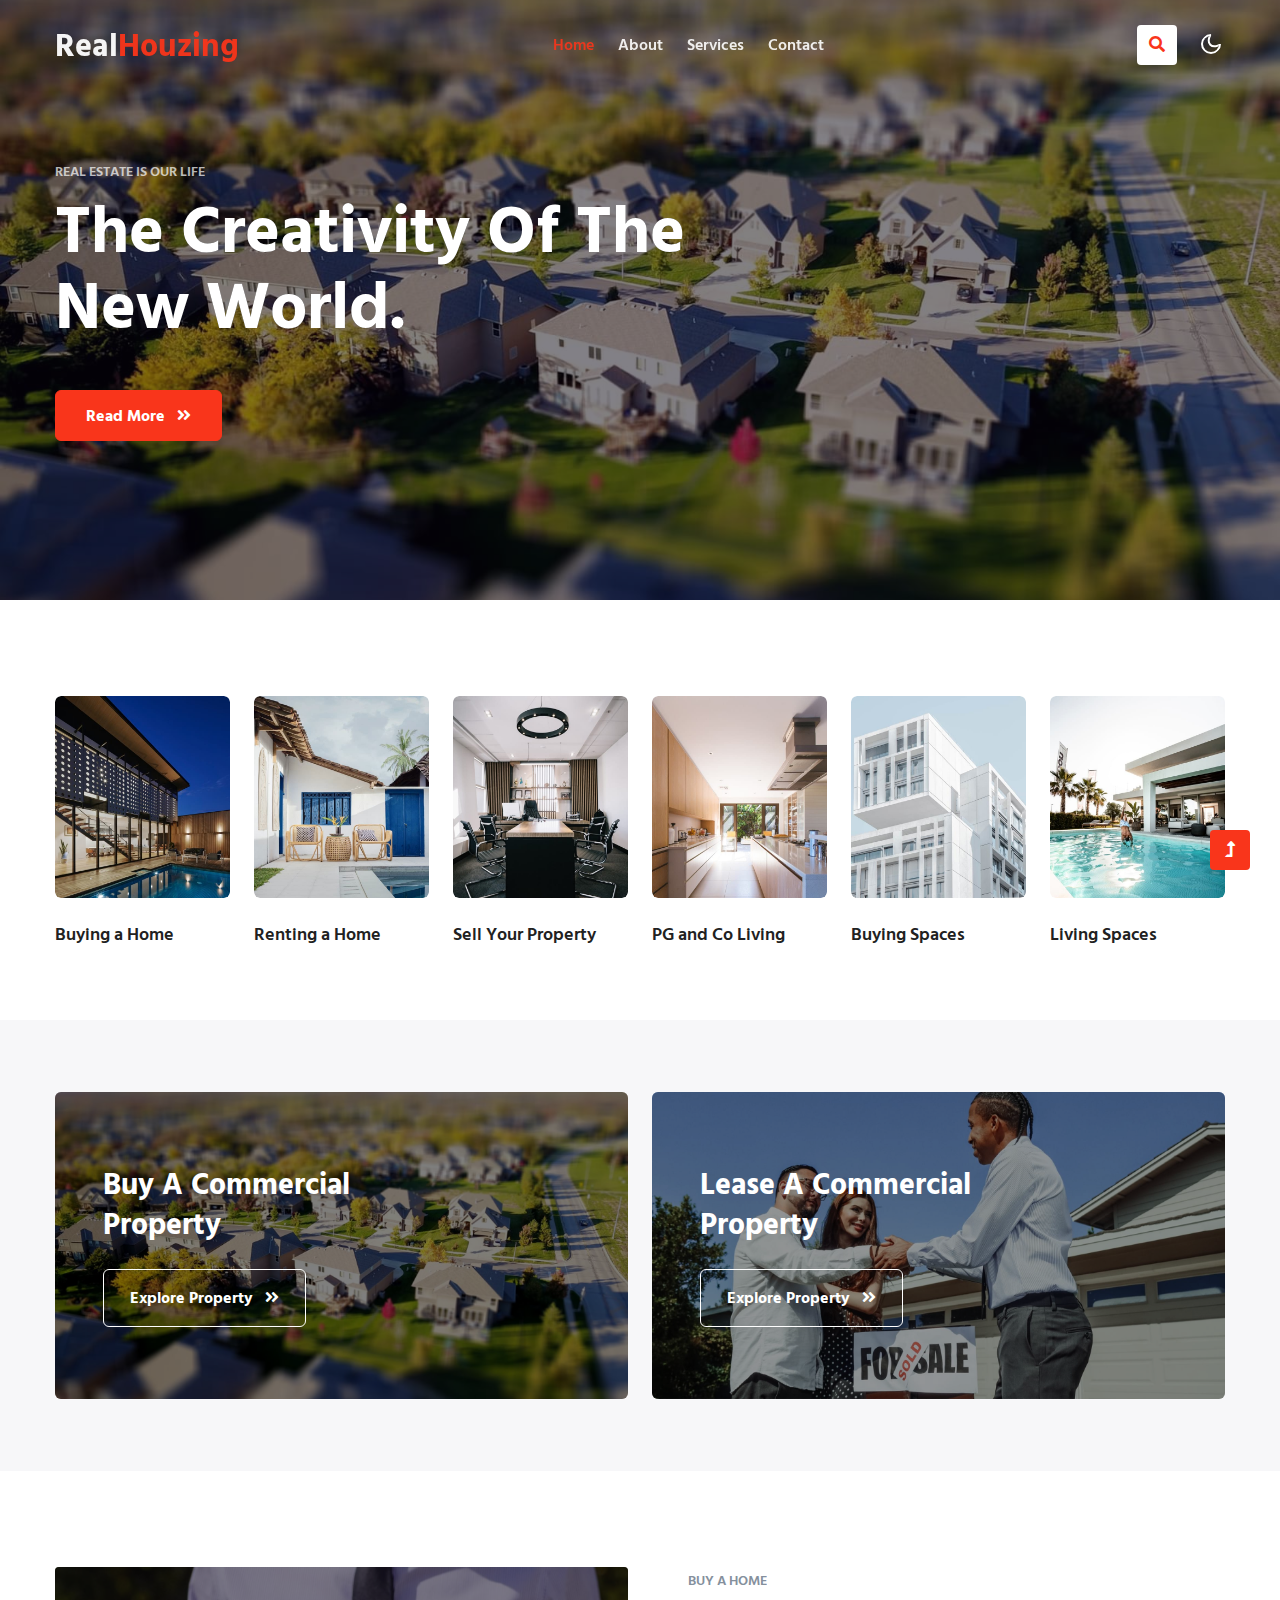
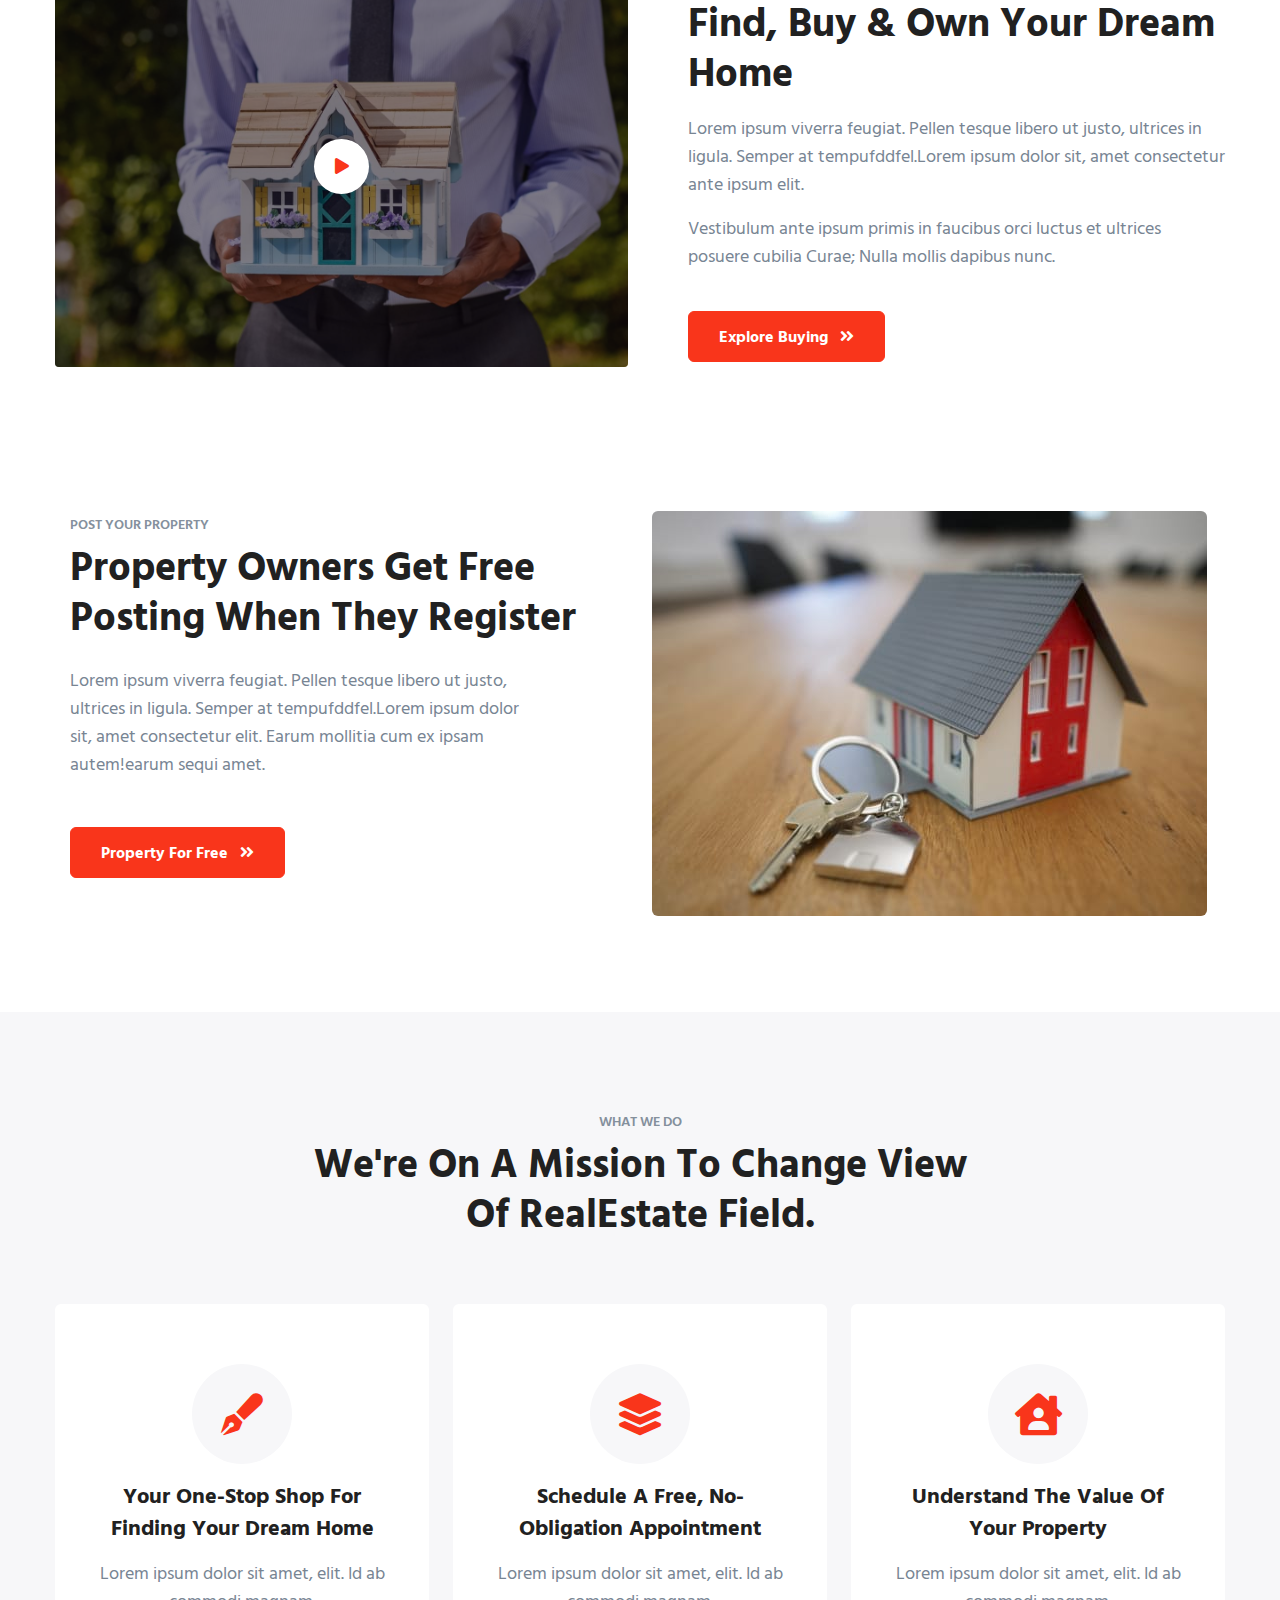
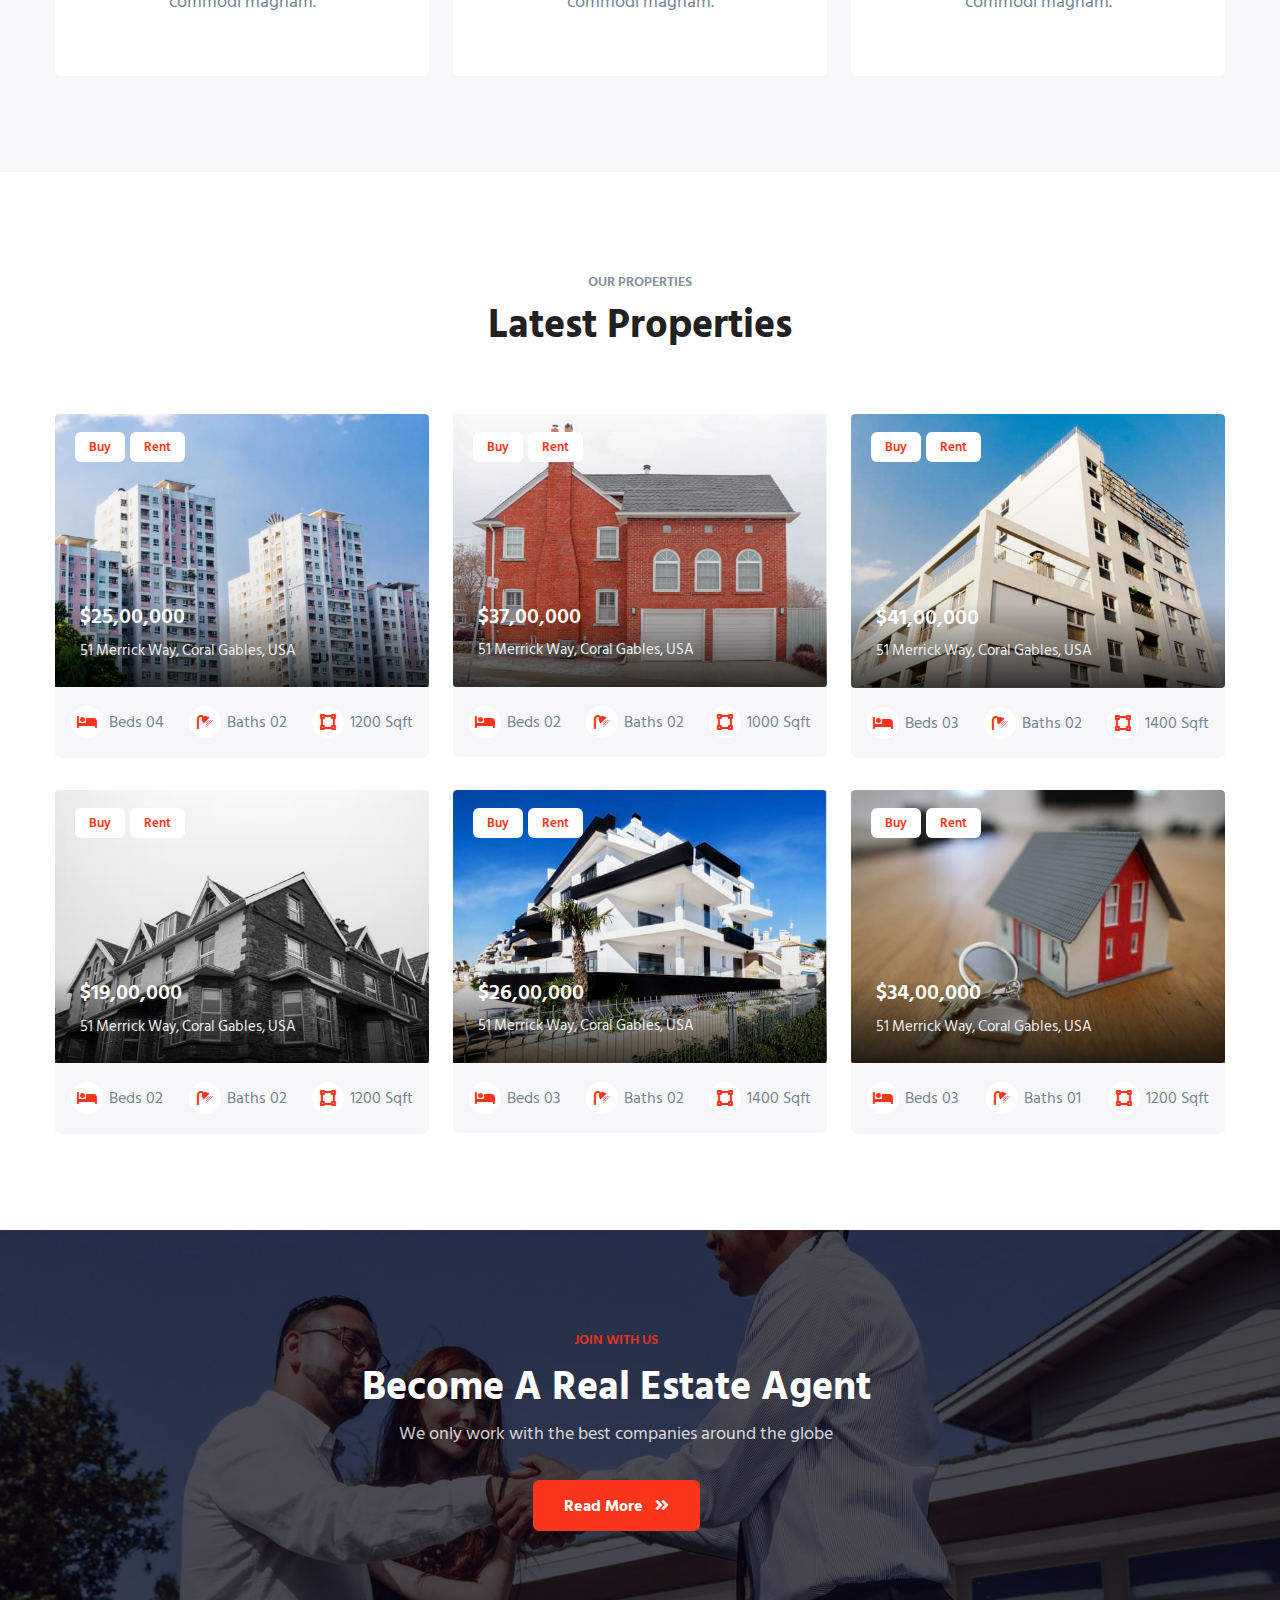
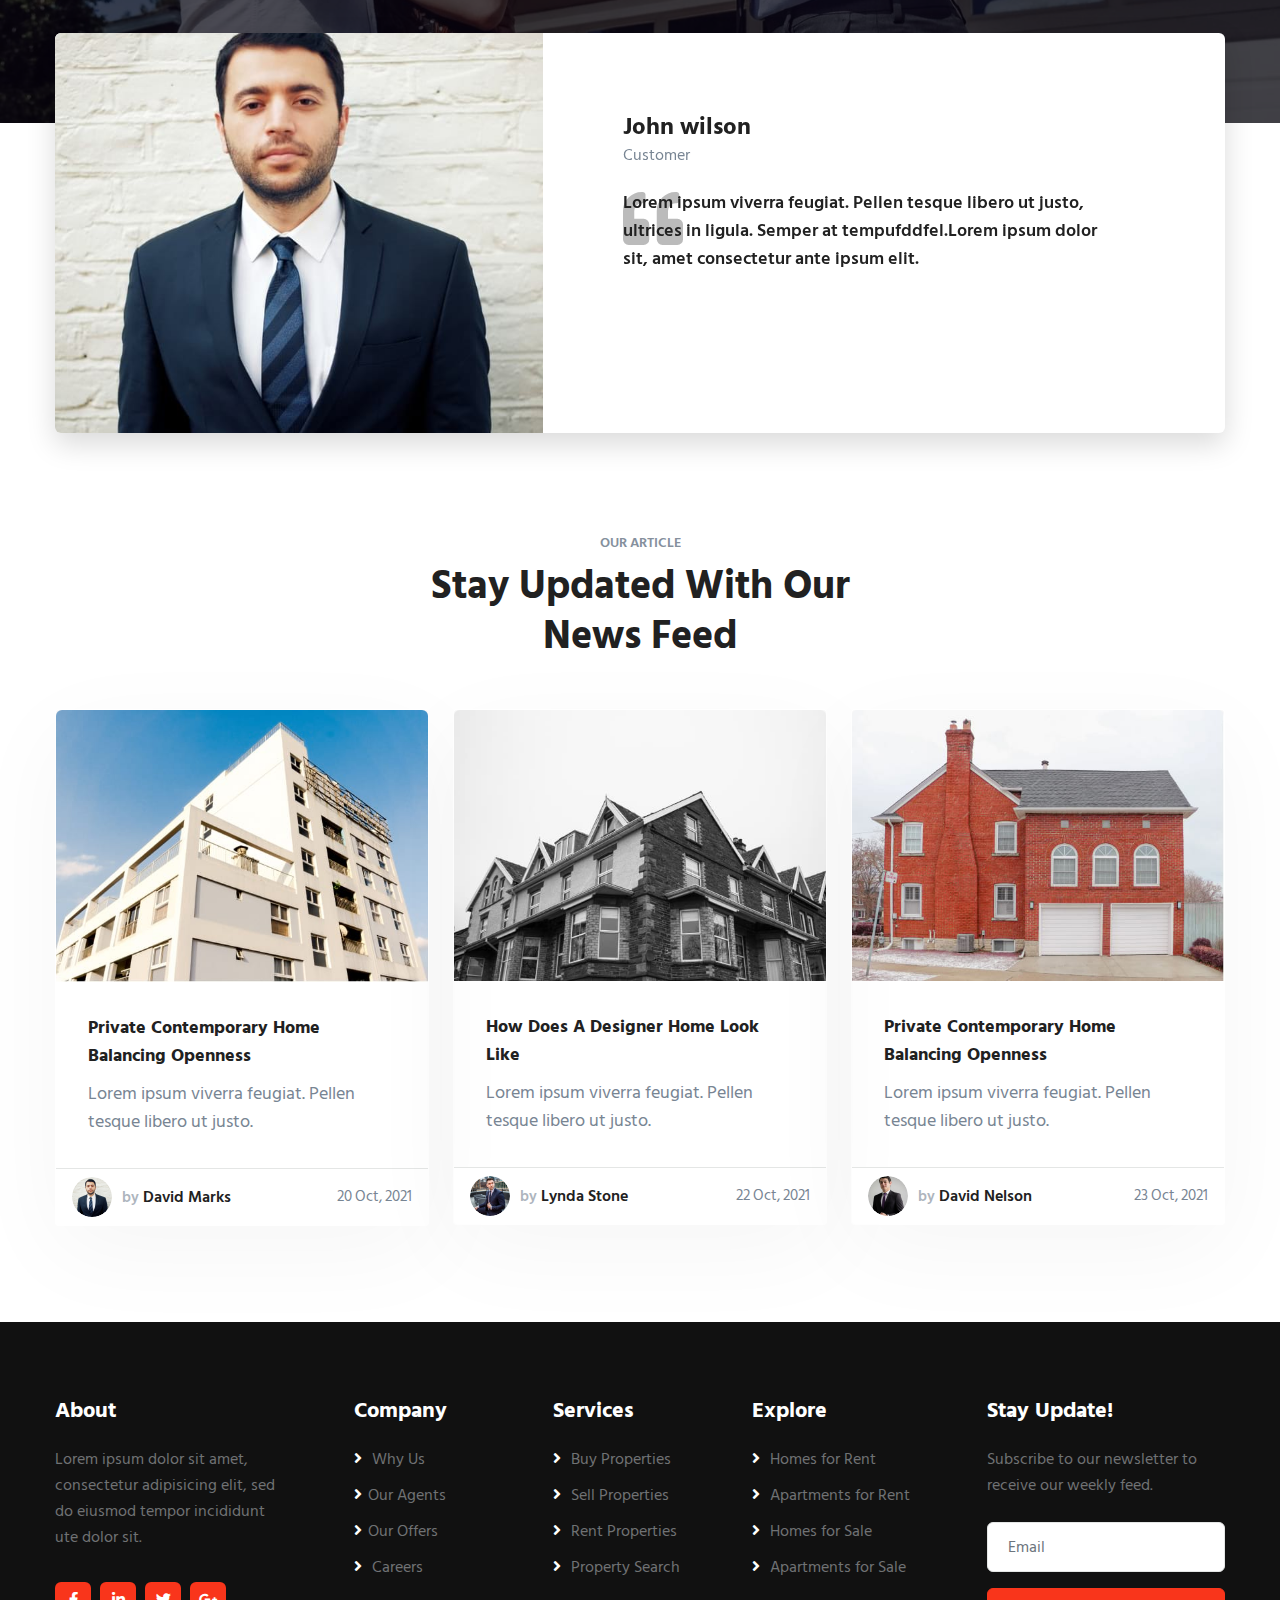
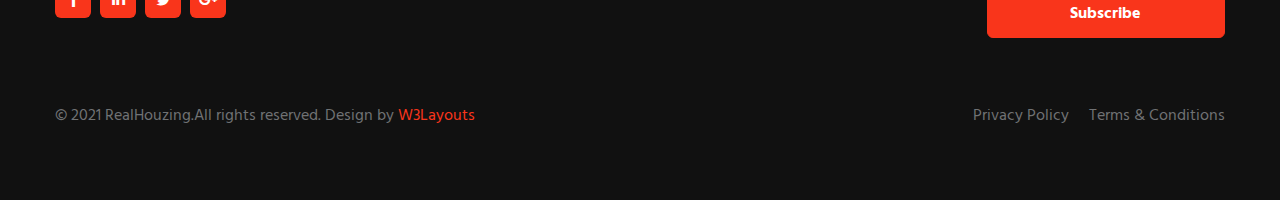
<file: RealHouzing.Consume/wwwroot/RealHouzing-Starter/index.html>
<!--
Author: W3layouts
Author URL: http://w3layouts.com
-->
<!doctype html>
<html lang="en">

<head>
    <!-- Required meta tags -->
    <meta charset="utf-8">
    <meta name="viewport" content="width=device-width, initial-scale=1, shrink-to-fit=no">
    <title>RealHouzing - Real Estate Category Bootstrap Responsive Template | Home :: W3layouts</title>
    <!-- google fonts -->
    <link href="https://fonts.googleapis.com/css2?family=Hind+Siliguri:wght@400;600;700&display=swap" rel="stylesheet">
    <!-- Template CSS -->
    <link rel="stylesheet" href="assets/css/style-starter.css">
</head>

<body>
    <!--/Header-->
    <header id="site-header" class="fixed-top">
        <div class="container">
            <nav class="navbar navbar-expand-lg navbar-light stroke py-lg-0">
                <h1><a class="navbar-brand" href="index.html">
                        Real<span class="sub-color">Houzing</span>
                    </a></h1>
                <button class="navbar-toggler collapsed" type="button" data-bs-toggle="collapse" data-bs-target="#navbarScroll" aria-controls="navbarScroll" aria-expanded="false" aria-label="Toggle navigation">
                    <span class="navbar-toggler-icon fa icon-expand fa-bars"></span>
                    <span class="navbar-toggler-icon fa icon-close fa-times"></span>
                </button>
                <div class="collapse navbar-collapse" id="navbarScroll">
                    <ul class="navbar-nav mx-lg-auto my-2 my-lg-0 navbar-nav-scroll">
                        <li class="nav-item">
                            <a class="nav-link active" aria-current="page" href="index.html">Home</a>
                        </li>
                        <li class="nav-item">
                            <a class="nav-link" href="about.html">About</a>
                        </li>
                        <li class="nav-item">
                            <a class="nav-link" href="services.html">Services</a>
                        </li>
                        
                        <li class="nav-item">
                            <a class="nav-link" href="contact.html">Contact</a>
                        </li>
                    </ul>
                    <!--/search-->
                    <button id="trigger-overlay" class="searchw3-icon me-xl-4 me-lg-3" type="button"><i class="fas fa-search"></i></button>
                    <!-- open/close -->
                    <div class="overlay overlay-slidedown">
                        <button type="button" class="overlay-close"><i class="fas fa-times"></i></button>
                        <nav class="w3l-formhny">
                            <h5 class="mb-3">Search here</h5>
                            <form action="#" method="GET" class="d-sm-flex search-header">
                                <input class="form-control me-2" type="search" placeholder="Search here..." aria-label="Search" required>
                                <button class="btn btn-style btn-primary" type="submit">Search</button>
                            </form>
                        </nav>
                    </div>
                    <!--//search-->
                </div>
                <!-- toggle switch for light and dark theme -->
                <div class="mobile-position">
                    <nav class="navigation">
                        <div class="theme-switch-wrapper">
                            <label class="theme-switch" for="checkbox">
                                <input type="checkbox" id="checkbox">
                                <div class="mode-container">
                                    <i class="gg-sun"></i>
                                    <i class="gg-moon"></i>
                                </div>
                            </label>
                        </div>
                    </nav>
                </div>
                <!-- //toggle switch for light and dark theme -->
            </nav>
        </div>
    </header>
    <!--//Header-->
    <!--/Banner-Start-->
    <!-- main-slider -->
    <section class="w3l-main-slider banner-slider" id="home">
        <div class="owl-one owl-carousel owl-theme">
            <div class="item">
                <div class="slider-info banner-view banner-top1">
                    <div class="container">
                        <div class="banner-info header-hero-19">
                            <p class="w3hny-tag">Real Estate is our life</p>
                            <h3 class="title-hero-19">The creativity of the new world.</h3>
                            <a href="about.html" class="btn btn-style btn-primary mt-4">Read More <i class="fas fa-angle-double-right ms-2"></i></a>

                        </div>
                    </div>
                </div>
            </div>


        </div>


    </section>
    <!-- //main-slider -->
    <!--/w3l-properties-->
    <section class="w3l-witemshny-main py-5">
        <div class="container py-md-4">
            <!--/row-1-->
            <div class="witemshny-grids row">
                <div class="col-xl-2 col-md-4 col-6 product-incfhny mt-4">
                    <div class="weitemshny-grid oposition-relative">
                        <a href="#img" class="d-block zoom"><img src="assets/images/d1.jpg" alt="" class="img-fluid news-image"></a>
                        <div class="witemshny-inf">
                        </div>
                    </div>
                    <h4 class="gdnhy-1 mt-4"><a href="#img">Buying a Home</a>
                    </h4>
                </div>
                <div class="col-xl-2 col-md-4 col-6 product-incfhny mt-4">
                    <div class="weitemshny-grid oposition-relative">
                        <a href="#img" class="d-block zoom"><img src="assets/images/d2.jpg" alt="" class="img-fluid news-image"></a>
                        <div class="witemshny-inf">
                        </div>
                    </div>
                    <h4 class="gdnhy-1 mt-4"><a href="#img">Renting a Home</a>
                    </h4>
                </div>
                <div class="col-xl-2 col-md-4 col-6 product-incfhny mt-4">
                    <div class="weitemshny-grid oposition-relative">
                        <a href="#img" class="d-block zoom"><img src="assets/images/d3.jpg" alt="" class="img-fluid news-image"></a>
                        <div class="witemshny-inf">
                        </div>
                    </div>
                    <h4 class="gdnhy-1 mt-4"><a href="#img">Sell Your Property</a>
                    </h4>
                </div>
                <div class="col-xl-2 col-md-4 col-6 product-incfhny mt-4">
                    <div class="weitemshny-grid oposition-relative">
                        <a href="#img" class="d-block zoom"><img src="assets/images/d4.jpg" alt="" class="img-fluid news-image"></a>
                        <div class="witemshny-inf">
                        </div>
                    </div>
                    <h4 class="gdnhy-1 mt-4"><a href="#img">PG and Co Living</a>
                    </h4>
                </div>
                <div class="col-xl-2 col-md-4 col-6 product-incfhny mt-4">
                    <div class="weitemshny-grid oposition-relative">
                        <a href="#img" class="d-block zoom"><img src="assets/images/d5.jpg" alt="" class="img-fluid news-image"></a>
                        <div class="witemshny-inf">
                        </div>
                    </div>
                    <h4 class="gdnhy-1 mt-4"><a href="#img">Buying Spaces</a>
                    </h4>
                </div>
                <div class="col-xl-2 col-md-4 col-6 product-incfhny mt-4">
                    <div class="weitemshny-grid oposition-relative">
                        <a href="#img" class="d-block zoom"><img src="assets/images/d6.jpg" alt="" class="img-fluid news-image"></a>
                        <div class="witemshny-inf">
                        </div>
                    </div>
                    <h4 class="gdnhy-1 mt-4"><a href="#img">Living Spaces</a>
                    </h4>
                </div>
            </div>
            <!--//row-1-->

        </div>
    </section>
    <!--//w3l-properties-->
    <!--/bottom-3-grids-->
    <div class=" w3l-3-grids py-5" id="grids-3">
        <div class="container py-md-4">
            <div class="row">
                <div class="col-md-6 mt-md-0">
                    <div class="grids3-info position-relative">
                        <a href="#img" class="d-block zoom"><img src="assets/images/banner1.jpg" alt="" class="img-fluid news-image"></a>
                        <div class="w3-grids3-info">
                            <h4 class="gdnhy-1"><a href="#img">Buy a Commercial<br>Property</a>
                                <a class="w3item-link btn btn-style mt-4" href="#">
                                    Explore Property <i class="fas fa-angle-double-right ms-2"></i>
                                </a>

                            </h4>
                        </div>
                    </div>
                </div>
                <div class="col-md-6 mt-md-0 mt-4 grids3-info2">
                    <div class="grids3-info position-relative">
                        <a href="#img" class="d-block zoom"><img src="assets/images/banner2.jpg" alt="" class="img-fluid news-image"></a>
                        <div class="w3-grids3-info second">
                            <h4 class="gdnhy-1"><a href="#img">Lease a Commercial<br>Property</a>
                                <a class="w3item-link btn btn-style mt-4" href="#">
                                    Explore Property <i class="fas fa-angle-double-right ms-2"></i>
                                </a>
                            </h4>

                        </div>
                    </div>
                </div>

            </div>
        </div>
    </div>
    <!--//bottom-3-grids-->

    <!--/grids-->
    <section class="w3l-grids-3 py-5" id="about">
        <div class="container py-md-5 py-3">
            <div class="row bottom-ab-grids">
                <div class="w3l-video-left col-lg-6" id="video">
                    <!-- /home-page-video-popup-->
                    <div class="w3l-index5">
                        <div class="position-relative mt-4">
                            <a href="#small-dialog" class="popup-with-zoom-anim play-view text-center position-absolute">
                                <span class="video-play-icon">
                                    <span class="fa fa-play"></span>
                                </span>
                            </a>
                            <!-- dialog itself, mfp-hide class is required to make dialog hidden --
                            <div id="small-dialog" class="zoom-anim-dialog mfp-hide">
                                <iframe src="https://player.vimeo.com/video/23512331" frameborder="0" allow="autoplay; fullscreen" allowfullscreen></iframe>
                            </div>
							<!-- dialog itself, mfp-hide class is required to make dialog hidden -->
                        </div>
                        <!-- //home-page-video-popup-->
                    </div>
                </div>
                <div class="w3ab-left-top col-lg-6 mt-lg-0 mt-5 ps-lg-5">
                    <h6 class="title-subw3hny mb-1">Buy a Home</h6>
                    <h3 class="title-w3l mb-2">Find, Buy & Own Your Dream Home</h3>
                    <p class="my-3"> Lorem ipsum viverra feugiat. Pellen tesque libero ut justo, ultrices in ligula. Semper at tempufddfel.Lorem ipsum dolor sit, amet consectetur ante ipsum elit. </p>
                    <p class="my-3"> Vestibulum ante ipsum primis in faucibus orci luctus et ultrices posuere cubilia Curae;
                        Nulla mollis dapibus nunc.</p>
                    <a href="about.html" class="btn btn-style btn-primary mt-4">Explore Buying <i class="fas fa-angle-double-right ms-2"></i></a>
                </div>
            </div>
        </div>
    </section>
    <!--//grids-->
    <!--/w3-grids-->
    <section class="w3l-passion-mid-sec py-5 pt-0">
        <div class="container py-md-5 py-3 pt-0">
            <div class="container">
                <div class="row w3l-passion-mid-grids">
                    <div class="col-lg-6 passion-grid-item-info pe-lg-5 mb-lg-0 mb-5">
                        <h6 class="title-subw3hny mb-1">Post Your Property</h6>
                        <h3 class="title-w3l mb-4">Property owners get free posting when they register</h3>
                        <p class="mt-3 pe-lg-5">Lorem ipsum viverra feugiat. Pellen tesque libero ut justo, ultrices in
                            ligula. Semper at tempufddfel.Lorem ipsum dolor sit, amet consectetur elit. Earum mollitia
                            cum ex ipsam autem!earum sequi amet.</p>
                        <div class="w3banner-content-btns">
                            <a href="about.html" class="btn btn-style btn-primary mt-lg-5 mt-4 me-2">Property For Free <i class="fas fa-angle-double-right ms-2"></i></a>

                        </div>
                    </div>
                    <div class="col-lg-6 passion-grid-item-info">
                        <img src="assets/images/g6.jpg" alt="" class="img-fluid radius-image">
                    </div>
                </div>

            </div>
        </div>
    </section>
    <!--//w3-grids-->

    <!-- features section -->
    <section class="w3l-features py-5" id="features">
        <div class="container py-lg-5 py-md-4 py-2">
            <div class="title-content text-center mb-lg-3 mb-4">
                <h6 class="title-subw3hny mb-1">What We Do</h6>
                <h3 class="title-w3l">We're on a Mission to Change
                    View of RealEstate Field.</h3>
            </div>
            <div class="main-cont-wthree-2">
                <div class="row justify-content-center">
                    <div class="col-lg-4 col-md-6 mt-lg-5 mt-4">
                        <div class="grids-1 box-wrap">
                            <div class="icon">
                                <i class="fas fa-pen-fancy"></i>
                            </div>
                            <h4><a href="#service" class="title-head mb-3">Your One-Stop Shop for Finding Your Dream Home</a></h4>
                            <p class="text-para">Lorem ipsum dolor sit amet, elit. Id ab commodi magnam. </p>
                        </div>
                    </div>
                    <div class="col-lg-4 col-md-6 mt-lg-5 mt-4">
                        <div class="grids-1 box-wrap">
                            <div class="icon">
                                <i class="fas fa-layer-group"></i>
                            </div>
                            <h4><a href="#service" class="title-head mb-3">Schedule a Free, No-Obligation Appointment</a></h4>
                            <p class="text-para">Lorem ipsum dolor sit amet, elit. Id ab commodi magnam. </p>
                        </div>
                    </div>
                    <div class="col-lg-4 col-md-6 mt-lg-5 mt-4">
                        <div class="grids-1 box-wrap">
                            <div class="icon">
                                <i class="fas fa-house-user"></i>
                            </div>
                            <h4><a href="#service" class="title-head mb-3">Understand the Value of Your Property</a></h4>
                            <p class="text-para">Lorem ipsum dolor sit amet, elit. Id ab commodi magnam. </p>
                        </div>
                    </div>
                </div>
            </div>
        </div>
    </section>
    <!--//features section -->
    <!--/properties-->
    <section class="locations-1" id="locations">
        <div class="locations py-5">
            <div class="container py-lg-5 py-md-4 py-2">
                <div class="heading text-center mx-auto">
                    <h6 class="title-subw3hny mb-1">Our Properties</h6>
                    <h3 class="title-w3l mb-3">Latest Properties</h3>
                </div>
                <div class="row pt-md-5 pt-4">
                    <div class="col-lg-4 col-md-6">
                        <div class="w3property-grid">
                            <a href="#property">
                                <div class="box16">
                                    <div class="rentext-listing-category"><span class="pro-left">Buy</span><span class="pro-right">Rent</span></div>
                                    <img class="img-fluid" src="assets/images/g1.jpg" alt="">
                                    <div class="box-content">
                                        <h3 class="title">$25,00,000</h3>
                                        <span class="post">51 Merrick Way, Coral Gables, USA</span>
                                    </div>
                                </div>
                            </a>
                            <div class="list-information space-between">
                                <ul class="product-features">
                                    <li>
                                        <i class="fas fa-bed"></i>
                                        <span class="listable-value">
                                            <span class="prefix">
                                                Beds </span>

                                            <span class="value">
                                                <span>0</span>4 </span>

                                            <span class="suffix">
                                            </span>
                                        </span>
                                    </li>
                                    <li>
                                        <i class="fas fa-shower"></i>
                                        <span class="listable-value">
                                            <span class="prefix">
                                                Baths </span>

                                            <span class="value">
                                                <span>0</span>2 </span>

                                            <span class="suffix">
                                            </span>
                                        </span>
                                    </li>
                                    <li>
                                        <i class="fas fa-vector-square"></i>
                                        <span class="listable-value">
                                            <span class="prefix">
                                            </span>

                                            <span class="value">
                                                1200 </span>

                                            <span class="suffix">
                                                Sqft </span>
                                        </span>
                                    </li>
                                </ul>
                            </div>
                        </div>
                    </div>
                    <div class="col-lg-4 col-md-6 mt-md-0 mt-4">
                        <div class="w3property-grid">
                            <a href="#property">
                                <div class="box16">
                                    <div class="rentext-listing-category"><span>Buy</span><span>Rent</span></div>
                                    <img class="img-fluid" src="assets/images/g2.jpg" alt="">
                                    <div class="box-content">
                                        <h3 class="title">$37,00,000</h3>
                                        <span class="post">51 Merrick Way, Coral Gables, USA</span>

                                    </div>
                                </div>
                            </a>
                            <div class="list-information space-between">
                                <ul class="product-features">
                                    <li>
                                        <i class="fas fa-bed"></i>
                                        <span class="listable-value">
                                            <span class="prefix">
                                                Beds </span>

                                            <span class="value">
                                                <span>0</span>2 </span>

                                            <span class="suffix">
                                            </span>
                                        </span>
                                    </li>
                                    <li>
                                        <i class="fas fa-shower"></i>
                                        <span class="listable-value">
                                            <span class="prefix">
                                                Baths </span>

                                            <span class="value">
                                                <span>0</span>2 </span>

                                            <span class="suffix">
                                            </span>
                                        </span>
                                    </li>
                                    <li>
                                        <i class="fas fa-vector-square"></i>
                                        <span class="listable-value">
                                            <span class="prefix">
                                            </span>

                                            <span class="value">
                                                1000 </span>

                                            <span class="suffix">
                                                Sqft </span>
                                        </span>
                                    </li>
                                </ul>
                            </div>
                        </div>
                    </div>
                    <div class="col-lg-4 col-md-6 mt-lg-0 pt-lg-0 mt-4 pt-md-2">
                        <div class="w3property-grid">
                            <a href="#property">
                                <div class="box16">
                                    <div class="rentext-listing-category"><span>Buy</span><span>Rent</span></div>
                                    <img class="img-fluid" src="assets/images/g3.jpg" alt="">
                                    <div class="box-content">
                                        <h3 class="title">$41,00,000</h3>
                                        <span class="post">51 Merrick Way, Coral Gables, USA</span>

                                    </div>
                                </div>
                            </a>
                            <div class="list-information space-between">
                                <ul class="product-features">
                                    <li>
                                        <i class="fas fa-bed"></i>
                                        <span class="listable-value">
                                            <span class="prefix">
                                                Beds </span>

                                            <span class="value">
                                                <span>0</span>3 </span>

                                            <span class="suffix">
                                            </span>
                                        </span>
                                    </li>
                                    <li>
                                        <i class="fas fa-shower"></i>
                                        <span class="listable-value">
                                            <span class="prefix">
                                                Baths </span>

                                            <span class="value">
                                                <span>0</span>2 </span>

                                            <span class="suffix">
                                            </span>
                                        </span>
                                    </li>
                                    <li>
                                        <i class="fas fa-vector-square"></i>
                                        <span class="listable-value">
                                            <span class="prefix">
                                            </span>

                                            <span class="value">
                                                1400 </span>

                                            <span class="suffix">
                                                Sqft </span>
                                        </span>
                                    </li>
                                </ul>
                            </div>
                        </div>
                    </div>
                    <div class="col-lg-4 col-md-6 mt-4 pt-md-2">
                        <div class="w3property-grid">
                            <a href="#property">
                                <div class="box16">
                                    <div class="rentext-listing-category"><span>Buy</span><span>Rent</span></div>
                                    <img class="img-fluid" src="assets/images/g4.jpg" alt="">
                                    <div class="box-content">
                                        <h3 class="title">$19,00,000</h3>
                                        <span class="post">51 Merrick Way, Coral Gables, USA</span>

                                    </div>
                                </div>
                            </a>
                            <div class="list-information space-between">
                                <ul class="product-features">
                                    <li>
                                        <i class="fas fa-bed"></i>
                                        <span class="listable-value">
                                            <span class="prefix">
                                                Beds </span>

                                            <span class="value">
                                                <span>0</span>2 </span>

                                            <span class="suffix">
                                            </span>
                                        </span>
                                    </li>
                                    <li>
                                        <i class="fas fa-shower"></i>
                                        <span class="listable-value">
                                            <span class="prefix">
                                                Baths </span>

                                            <span class="value">
                                                <span>0</span>2 </span>

                                            <span class="suffix">
                                            </span>
                                        </span>
                                    </li>
                                    <li>
                                        <i class="fas fa-vector-square"></i>
                                        <span class="listable-value">
                                            <span class="prefix">
                                            </span>

                                            <span class="value">
                                                1200 </span>

                                            <span class="suffix">
                                                Sqft </span>
                                        </span>
                                    </li>
                                </ul>
                            </div>
                        </div>
                    </div>
                    <div class="col-lg-4 col-md-6 mt-4 pt-md-2">
                        <div class="w3property-grid">
                            <a href="#property">
                                <div class="box16">
                                    <div class="rentext-listing-category"><span>Buy</span><span>Rent</span></div>
                                    <img class="img-fluid" src="assets/images/g5.jpg" alt="">
                                    <div class="box-content">
                                        <h3 class="title">$26,00,000</h3>
                                        <span class="post">51 Merrick Way, Coral Gables, USA</span>

                                    </div>
                                </div>
                            </a>
                            <div class="list-information space-between">
                                <ul class="product-features">
                                    <li>
                                        <i class="fas fa-bed"></i>
                                        <span class="listable-value">
                                            <span class="prefix">
                                                Beds </span>

                                            <span class="value">
                                                <span>0</span>3 </span>

                                            <span class="suffix">
                                            </span>
                                        </span>
                                    </li>
                                    <li>
                                        <i class="fas fa-shower"></i>
                                        <span class="listable-value">
                                            <span class="prefix">
                                                Baths </span>

                                            <span class="value">
                                                <span>0</span>2 </span>

                                            <span class="suffix">
                                            </span>
                                        </span>
                                    </li>
                                    <li>
                                        <i class="fas fa-vector-square"></i>
                                        <span class="listable-value">
                                            <span class="prefix">
                                            </span>

                                            <span class="value">
                                                1400 </span>

                                            <span class="suffix">
                                                Sqft </span>
                                        </span>
                                    </li>
                                </ul>
                            </div>
                        </div>
                    </div>
                    <div class="col-lg-4 col-md-6 mt-4 pt-md-2">
                        <div class="w3property-grid">
                            <a href="#property">
                                <div class="box16">
                                    <div class="rentext-listing-category"><span>Buy</span><span>Rent</span></div>
                                    <img class="img-fluid" src="assets/images/g6.jpg" alt="">
                                    <div class="box-content">
                                        <h3 class="title">$34,00,000</h3>
                                        <span class="post">51 Merrick Way, Coral Gables, USA</span>
                                    </div>
                                </div>
                            </a>
                            <div class="list-information space-between">
                                <ul class="product-features">
                                    <li>
                                        <i class="fas fa-bed"></i>
                                        <span class="listable-value">
                                            <span class="prefix">
                                                Beds </span>

                                            <span class="value">
                                                <span>0</span>3 </span>

                                            <span class="suffix">
                                            </span>
                                        </span>
                                    </li>
                                    <li>
                                        <i class="fas fa-shower"></i>
                                        <span class="listable-value">
                                            <span class="prefix">
                                                Baths </span>

                                            <span class="value">
                                                <span>0</span>1 </span>

                                            <span class="suffix">
                                            </span>
                                        </span>
                                    </li>
                                    <li>
                                        <i class="fas fa-vector-square"></i>
                                        <span class="listable-value">
                                            <span class="prefix">
                                            </span>

                                            <span class="value">
                                                1200 </span>

                                            <span class="suffix">
                                                Sqft </span>
                                        </span>
                                    </li>
                                </ul>
                            </div>
                        </div>
                    </div>
                </div>
            </div>
        </div>
    </section>
    <!--//properties-->
    <!--/w3l-join-main-->
    <section class="w3l-join-main py-5">
        <div class="container py-md-5">
            <div class="w3l-project-in">
                <div class="bottom-info text-center pb-lg-5">
                    <div class="header-section pe-lg-5">
                        <h6 class="title-subw3hny mb-2">Join With Us</h6>
                        <h3 class="title-w3l two mb-2">Become a Real Estate Agent
                        </h3>
                        <p class="mb-2">We only work with the best companies around the globe</p>
                        <div class="w3banner-content-btns pb-5 pb-5">
                            <a href="about.html" class="btn btn-style btn-primary mt-4">Read More <i class="fas fa-angle-double-right ms-2"></i></a>
                        </div>
                    </div>
                </div>
            </div>
        </div>
    </section>
    <!--//w3l-join-main-->
    <!--/testimonials-->
    <section class="w3l-testimonials-main" id="testimonials">
        <div class="container">
            <div class="w3l-clients">
                <div id="owl-demo1" class="owl-carousel owl-theme">
                    <div class="item">
                        <div class="row no-gutters m-lg-0 test-w3hny-info">
                            <div class="col-lg-5 w3l-left-img1">
                            </div>
                            <div class="col-lg-7 w3l-right-info">
                                <div class="testimonial-content">
                                    <div class="testimonial">
                                        <div class="testi-des">

                                            <div class="peopl align-self">
                                                <h4>John wilson</h4>
                                                <p class="indentity">Customer</p>
                                            </div>
                                        </div>
                                        <blockquote>
                                            <q><i class="fas fa-quote-left me-2"></i> Lorem ipsum viverra feugiat. Pellen tesque libero ut justo, ultrices in ligula. Semper at tempufddfel.Lorem ipsum dolor sit, amet consectetur ante ipsum elit.</q>
                                        </blockquote>
                                    </div>
                                </div>
                            </div>
                        </div>
                    </div>

                   
                </div>
            </div>
        </div>
    </section>
    <!--//testimonials-->
    <!--/w3l-blog-->
    <section class="w3l-blog">
        <div class="blog py-5" id="Newsblog">
            <div class="container py-lg-5 py-md-4 py-2">
                <div class="title-content text-center mb-lg-3 mb-4">
                    <h6 class="title-subw3hny mb-1">Our Article</h6>
                    <h3 class="title-w3l mb-5">Stay Updated with Our <br>News Feed</h3>
                </div>

                <div class="row justify-content-center">
                    <div class="col-lg-4 col-md-6 item">
                        <div class="card">
                            <div class="card-header p-0 position-relative">
                                <a href="#blog" class="zoom d-block">
                                    <img class="card-img-bottom d-block" src="assets/images/g3.jpg" alt="Card image cap">
                                </a>
                            </div>
                            <div class="card-body blog-details">

                                <a href="#blog" class="blog-desc">Private Contemporary Home Balancing Openness</a>
                                <p>Lorem ipsum viverra feugiat. Pellen tesque libero ut justo.</p>
                            </div>
                            <div class="card-footer">
                                <div class="author align-items-center">
                                    <a href="#author" class="post-author">
                                        <img src="assets/images/team1.jpg" alt="" class="img-fluid rounded-circle">
                                    </a>
                                    <ul class="blog-meta">
                                        <li>
                                            <span class="meta-value">by</span><a href="#author"> David Marks</a>
                                        </li>
                                    </ul>
                                    <div class="date">
                                        <p>20 Oct, 2021</p>
                                    </div>
                                </div>
                            </div>
                        </div>
                    </div>

                    <div class="col-lg-4 col-md-6 item mt-md-0 mt-5">
                        <div class="card">
                            <div class="card-header p-0 position-relative">
                                <a href="#blog" class="zoom d-block">
                                    <img class="card-img-bottom d-block" src="assets/images/g4.jpg" alt="Card image cap">
                                </a>
                            </div>
                            <div class="card-body blog-details">

                                <a href="#blog" class="blog-desc">How Does A Designer Home Look Like</a>
                                <p>Lorem ipsum viverra feugiat. Pellen tesque libero ut justo.</p>
                            </div>
                            <div class="card-footer">
                                <div class="author align-items-center">
                                    <a href="#author" class="post-author">
                                        <img src="assets/images/team2.jpg" alt="" class="img-fluid rounded-circle">
                                    </a>
                                    <ul class="blog-meta">
                                        <li>
                                            <span class="meta-value">by</span><a href="#author"> Lynda Stone</a>
                                        </li>
                                    </ul>
                                    <div class="date">
                                        <p>22 Oct, 2021</p>
                                    </div>
                                </div>
                            </div>
                        </div>
                    </div>
                    <div class="col-lg-4 col-md-6 item mt-lg-0 mt-5">
                        <div class="card">
                            <div class="card-header p-0 position-relative">
                                <a href="#blog" class="zoom d-block">
                                    <img class="card-img-bottom d-block" src="assets/images/g2.jpg" alt="Card image cap">
                                </a>
                            </div>
                            <div class="card-body blog-details">

                                <a href="#blog" class="blog-desc">Private Contemporary Home Balancing Openness</a>
                                <p>Lorem ipsum viverra feugiat. Pellen tesque libero ut justo.</p>
                            </div>
                            <div class="card-footer">
                                <div class="author align-items-center">
                                    <a href="#author" class="post-author">
                                        <img src="assets/images/team3.jpg" alt="" class="img-fluid rounded-circle">
                                    </a>
                                    <ul class="blog-meta">
                                        <li>
                                            <span class="meta-value">by</span><a href="#author"> David Nelson</a>
                                        </li>
                                    </ul>
                                    <div class="date">
                                        <p>23 Oct, 2021</p>
                                    </div>
                                </div>
                            </div>
                        </div>
                    </div>
                </div>
            </div>
        </div>
    </section>
    <!--//w3l-blog-->
    <!--/footer-9-->
    <footer class="w3l-footer9">
        <section class="footer-inner-main py-5">
            <div class="container py-md-4">
                <div class="right-side">
                    <div class="row footer-hny-grids sub-columns">
                        <div class="col-lg-3 sub-one-left">
                            <h6>About </h6>
                            <p class="footer-phny pe-lg-5">Lorem ipsum dolor sit amet, consectetur adipisicing elit, sed do eiusmod tempor incididunt ute dolor sit.</p>
                            <div class="columns-2 mt-4 pt-lg-2">
                                <ul class="social">
                                    <li><a href="#facebook"><span class="fab fa-facebook-f"></span></a>
                                    </li>
                                    <li><a href="#linkedin"><span class="fab fa-linkedin-in"></span></a>
                                    </li>
                                    <li><a href="#twitter"><span class="fab fa-twitter"></span></a>
                                    </li>
                                    <li><a href="#google"><span class="fab fa-google-plus-g"></span></a>
                                    </li>

                                </ul>
                            </div>
                        </div>
                        <div class="col-lg-2 sub-two-right">
                            <h6>Company</h6>
                            <ul>

                                <li><a href="#why"><i class="fas fa-angle-right"></i> Why Us</a>
                                </li>
                                <li><a href="#licence"><i class="fas fa-angle-right"></i>Our Agents
                                    </a>
                                </li>
                                <li><a href="#log"><i class="fas fa-angle-right"></i>Our Offers
                                    </a></li>

                                <li><a href="#career"><i class="fas fa-angle-right"></i> Careers</a></li>

                            </ul>
                        </div>
                        <div class="col-lg-2 sub-two-right">
                            <h6>Services</h6>
                            <ul>
                                <li><a href="#processing"><i class="fas fa-angle-right"></i> Buy Properties</a>
                                </li>
                                <li><a href="#research"><i class="fas fa-angle-right"></i> Sell Properties</a>
                                </li>
                                <li><a href="#metal"><i class="fas fa-angle-right"></i> Rent Properties</a>
                                </li>
                                <li><a href="#metal"><i class="fas fa-angle-right"></i> Property Search</a>
                                </li>


                            </ul>
                        </div>
                        <div class="col-lg-2 sub-two-right">
                            <h6>Explore</h6>
                            <ul>
                                <li><a href="#processing"><i class="fas fa-angle-right"></i> Homes for Rent</a>
                                </li>
                                <li><a href="#research"><i class="fas fa-angle-right"></i> Apartments for Rent</a>
                                </li>
                                <li><a href="#metal"><i class="fas fa-angle-right"></i> Homes for Sale</a>
                                </li>
                                <li><a href="#metal"><i class="fas fa-angle-right"></i> Apartments for Sale</a>
                                </li>


                            </ul>
                        </div>
                        <div class="col-lg-3 sub-one-left ps-lg-5">
                            <h6>Stay Update!</h6>
                            <p class="w3f-para mb-4">Subscribe to our newsletter to receive our weekly feed.</p>
                            <div class="w3l-subscribe-content align-self mt-lg-0 mt-5">
                                <form action="#" method="post" class="subscribe-wthree">
                                    <div class="flex-wrap subscribe-wthree-field">
                                        <input class="form-control" type="email" placeholder="Email" name="email" required="">
                                        <button class="btn btn-style btn-primary" type="submit">Subscribe</button>
                                    </div>
                                </form>
                            </div>


                        </div>
                    </div>
                </div>
                <div class="below-section mt-5 pt-lg-3">
                    <div class="copyright-footer">
                        <div class="columns text-left">
                            <p>© 2021 RealHouzing.All rights reserved. Design by <a href="https://w3layouts.com/" target="_blank">
                                    W3Layouts</a></p>
                        </div>
                        <ul class="footer-w3list text-right">
                            <li><a href="#url">Privacy Policy</a>
                            </li>
                            <li><a href="#url">Terms &amp; Conditions</a>
                            </li>
                        </ul>
                    </div>

                </div>
            </div>
        </section>

        <!-- Js scripts -->
        <!-- move top -->
        <button onclick="topFunction()" id="movetop" title="Go to top">
            <span class="fas fa-level-up-alt" aria-hidden="true"></span>
        </button>
        <script>
            // When the user scrolls down 20px from the top of the document, show the button
            window.onscroll = function() {
                scrollFunction()
            };

            function scrollFunction() {
                if (document.body.scrollTop > 20 || document.documentElement.scrollTop > 20) {
                    document.getElementById("movetop").style.display = "block";
                } else {
                    document.getElementById("movetop").style.display = "none";
                }
            }

            // When the user clicks on the button, scroll to the top of the document
            function topFunction() {
                document.body.scrollTop = 0;
                document.documentElement.scrollTop = 0;
            }

        </script>
        <!-- //move top -->
    </footer>
    <!--//footer-9 -->

    <!-- Template JavaScript -->
    <script src="assets/js/jquery-3.3.1.min.js"></script>
    <script src="assets/js/theme-change.js"></script>
   
    <!--/search-->
    <script src="assets/js/modernizr.custom.js"></script>
    <script src="assets/js/classie.js"></script>
    <script src="assets/js/demo1.js"></script>
    <!--//search-->
    <!-- MENU-JS -->
    <script>
        $(window).on("scroll", function() {
            var scroll = $(window).scrollTop();

            if (scroll >= 80) {
                $("#site-header").addClass("nav-fixed");
            } else {
                $("#site-header").removeClass("nav-fixed");
            }
        });

        //Main navigation Active Class Add Remove
        $(".navbar-toggler").on("click", function() {
            $("header").toggleClass("active");
        });
        $(document).on("ready", function() {
            if ($(window).width() > 991) {
                $("header").removeClass("active");
            }
            $(window).on("resize", function() {
                if ($(window).width() > 991) {
                    $("header").removeClass("active");
                }
            });
        });

    </script>
    <!-- //MENU-JS -->

    <!-- disable body scroll which navbar is in active -->
    <script>
        $(function() {
            $('.navbar-toggler').click(function() {
                $('body').toggleClass('noscroll');
            })
        });

    </script>
    <!-- //disable body scroll which navbar is in active -->
    <!-- //bootstrap -->
    <script src="assets/js/bootstrap.min.js"></script>

</body>

</html>
</file>
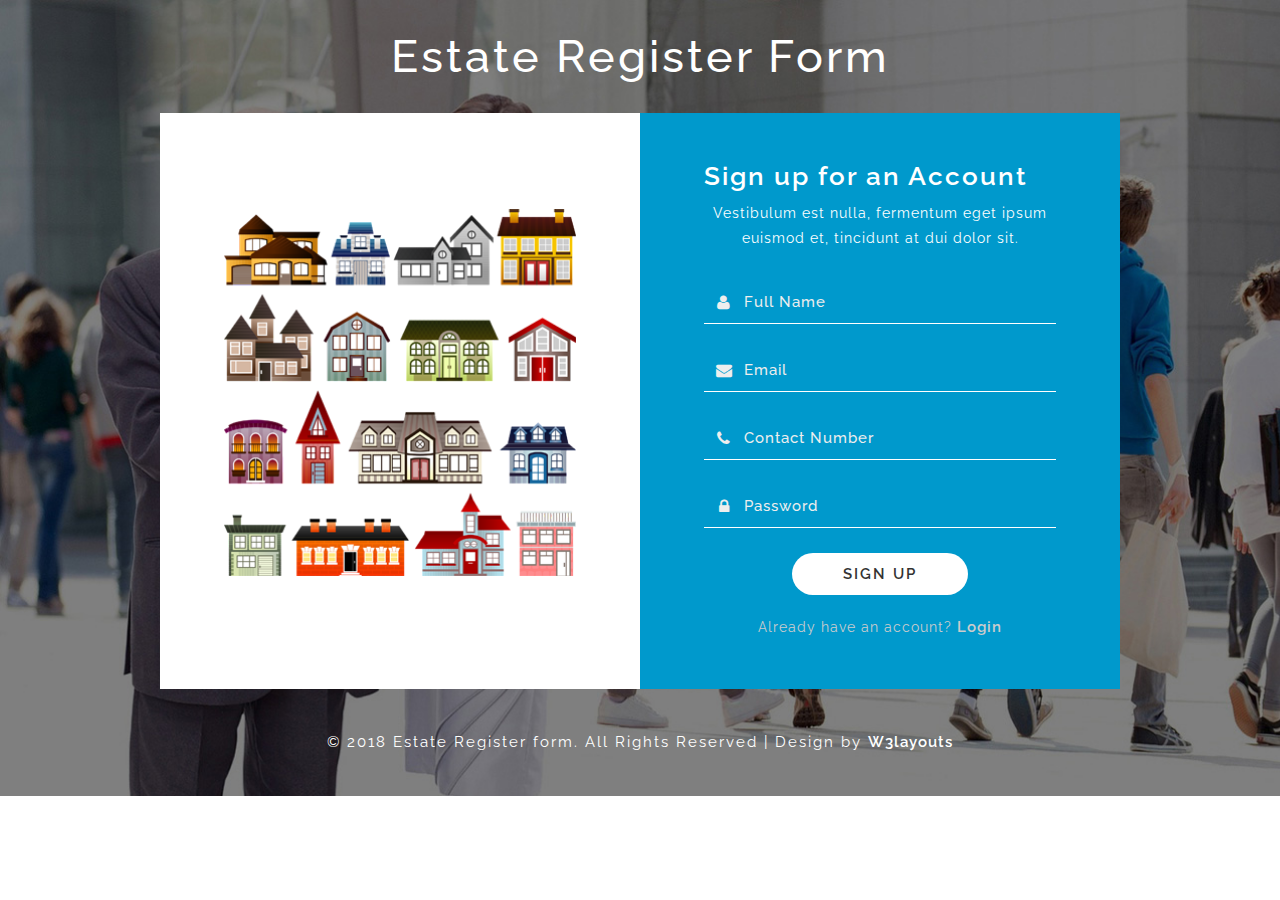
<file: RealHouzing.Consume/wwwroot/register/index.html>
<!--
Author: W3layouts
Author URL: http://w3layouts.com
License: Creative Commons Attribution 3.0 Unported
License URL: http://creativecommons.org/licenses/by/3.0/
-->
<!DOCTYPE html>
<html>
<head>
<title>Estate Register Form Responsive Widget Template :: w3layouts</title>
 <!-- Meta-Tags -->
    <meta name="viewport" content="width=device-width, initial-scale=1">
    <meta charset="utf-8">
    <meta name="keywords" content="Estate Register Form a Responsive Web Template, Bootstrap Web Templates, Flat Web Templates, Android Compatible Web Template, Smartphone Compatible Web Template, Free Webdesigns for Nokia, Samsung, LG, Sony Ericsson, Motorola Web Design">
    <script>
        addEventListener("load", function () {
            setTimeout(hideURLbar, 0);
        }, false);

        function hideURLbar() {
            window.scrollTo(0, 1);
        }
    </script>
    <!-- //Meta-Tags -->
	
	<!-- css files -->
	<link href="css/font-awesome.min.css" rel="stylesheet" type="text/css" media="all">
	<link href="css/style.css" rel="stylesheet" type="text/css" media="all"/>
	<!-- //css files -->
	
	<!-- google fonts -->
	<link href="//fonts.googleapis.com/css?family=Raleway:400,500,600,700,800,900" rel="stylesheet">
	<!-- //google fonts -->
	
</head>
<body>

<div class="signupform">
	<h1>Estate Register Form</h1>
		<div class="container">
			<!-- main content -->
			<div class="agile_info">
				<div class="w3l_form">
					<div class="left_grid_info">
						<img src="images/left.png" alt="" />
					</div>
				</div>
				<div class="w3_info">
					<h2>Sign up for an Account</h2>
					<p>Vestibulum est nulla, fermentum eget ipsum euismod et, tincidunt at dui dolor sit.</p>
						<form action="#" method="post">
							<div class="input-group">
								<span><i class="fa fa-user" aria-hidden="true"></i></span>
								<input type="text" placeholder="Full Name" required=""> 
							</div>
							<div class="input-group">
								<span><i class="fa fa-envelope" aria-hidden="true"></i></span>
								<input type="email" placeholder="Email" required=""> 
							</div>
							<div class="input-group">
								<span><i class="fa fa-phone" aria-hidden="true"></i></span>
								<input type="text" placeholder="Contact Number" required="">
							</div>
							<div class="input-group">
								<span><i class="fa fa-lock" aria-hidden="true"></i></span>
								<input type="Password" placeholder="Password" required="">
							</div>        
								<button class="btn btn-danger btn-block" type="submit">Sign Up</button >                
						</form>
					<p class="account">Already have an account? <a href="#">Login</a></p>
				</div>
			</div>
			<!-- //main content -->
		</div>
		<!-- footer -->
		<div class="footer">
			<p>&copy; 2018 Estate Register form. All Rights Reserved | Design by <a href="https://w3layouts.com/" target="blank">W3layouts</a></p>
		</div>
		<!-- footer -->
</div>
	
</body>
</html>
</file>
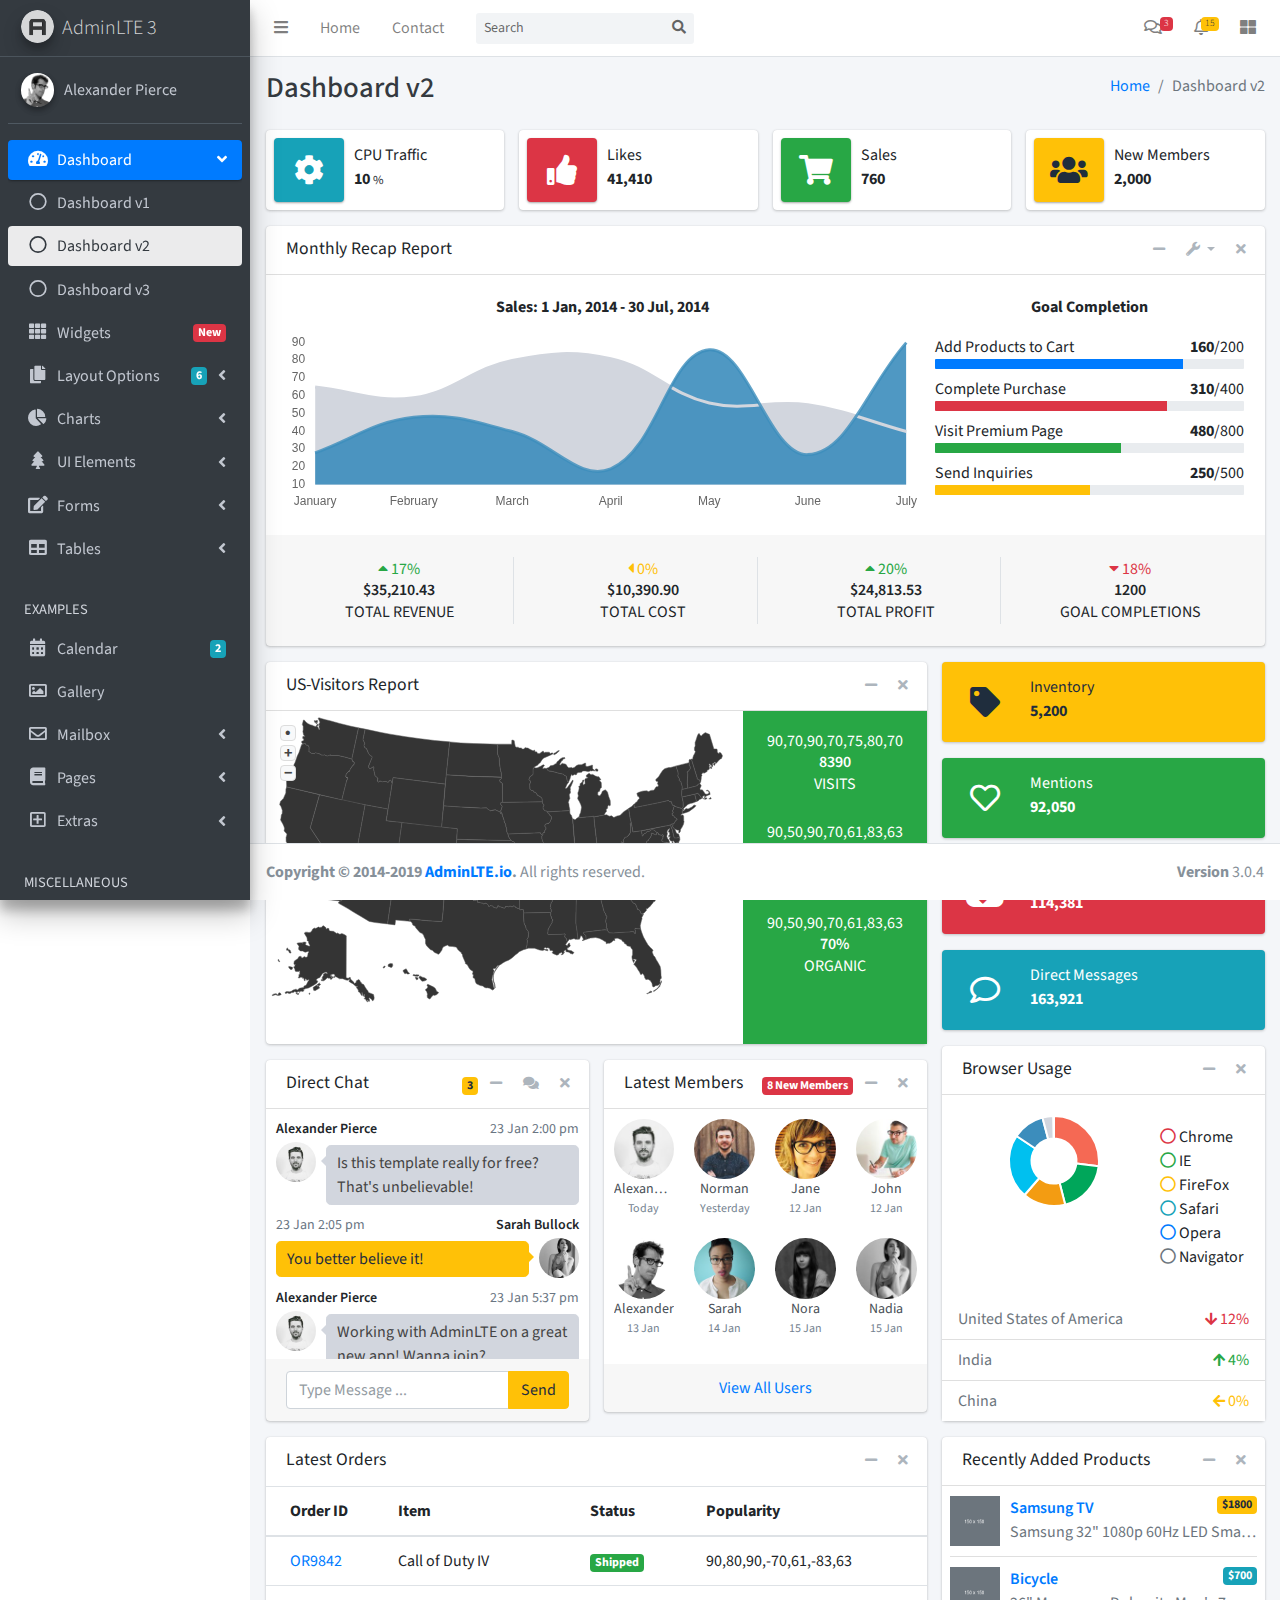
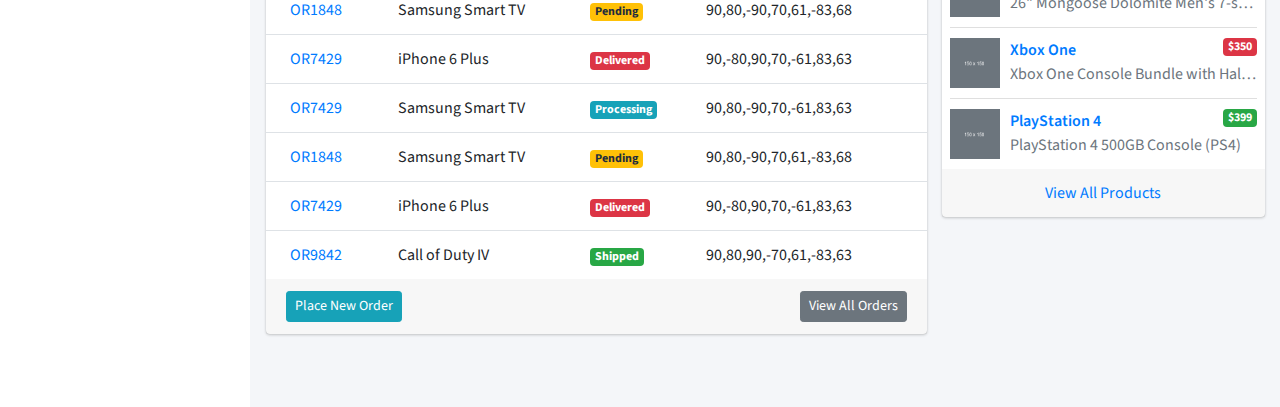
<file: RealHouzing.Consume/wwwroot/AdminLTE/index2.html>
<!DOCTYPE html>
<html lang="en">
<head>
  <meta charset="utf-8">
  <meta name="viewport" content="width=device-width, initial-scale=1">
  <meta http-equiv="x-ua-compatible" content="ie=edge">

  <title>AdminLTE 3 | Dashboard 2</title>

  <!-- Font Awesome Icons -->
  <link rel="stylesheet" href="plugins/fontawesome-free/css/all.min.css">
  <!-- overlayScrollbars -->
  <link rel="stylesheet" href="plugins/overlayScrollbars/css/OverlayScrollbars.min.css">
  <!-- Theme style -->
  <link rel="stylesheet" href="dist/css/adminlte.min.css">
  <!-- Google Font: Source Sans Pro -->
  <link href="https://fonts.googleapis.com/css?family=Source+Sans+Pro:300,400,400i,700" rel="stylesheet">
</head>
<body class="hold-transition sidebar-mini layout-fixed layout-navbar-fixed layout-footer-fixed">
<div class="wrapper">
  <!-- Navbar -->
  <nav class="main-header navbar navbar-expand navbar-white navbar-light">
    <!-- Left navbar links -->
    <ul class="navbar-nav">
      <li class="nav-item">
        <a class="nav-link" data-widget="pushmenu" href="#" role="button"><i class="fas fa-bars"></i></a>
      </li>
      <li class="nav-item d-none d-sm-inline-block">
        <a href="index3.html" class="nav-link">Home</a>
      </li>
      <li class="nav-item d-none d-sm-inline-block">
        <a href="#" class="nav-link">Contact</a>
      </li>
    </ul>

    <!-- SEARCH FORM -->
    <form class="form-inline ml-3">
      <div class="input-group input-group-sm">
        <input class="form-control form-control-navbar" type="search" placeholder="Search" aria-label="Search">
        <div class="input-group-append">
          <button class="btn btn-navbar" type="submit">
            <i class="fas fa-search"></i>
          </button>
        </div>
      </div>
    </form>

    <!-- Right navbar links -->
    <ul class="navbar-nav ml-auto">
      <!-- Messages Dropdown Menu -->
      <li class="nav-item dropdown">
        <a class="nav-link" data-toggle="dropdown" href="#">
          <i class="far fa-comments"></i>
          <span class="badge badge-danger navbar-badge">3</span>
        </a>
        <div class="dropdown-menu dropdown-menu-lg dropdown-menu-right">
          <a href="#" class="dropdown-item">
            <!-- Message Start -->
            <div class="media">
              <img src="dist/img/user1-128x128.jpg" alt="User Avatar" class="img-size-50 mr-3 img-circle">
              <div class="media-body">
                <h3 class="dropdown-item-title">
                  Brad Diesel
                  <span class="float-right text-sm text-danger"><i class="fas fa-star"></i></span>
                </h3>
                <p class="text-sm">Call me whenever you can...</p>
                <p class="text-sm text-muted"><i class="far fa-clock mr-1"></i> 4 Hours Ago</p>
              </div>
            </div>
            <!-- Message End -->
          </a>
          <div class="dropdown-divider"></div>
          <a href="#" class="dropdown-item">
            <!-- Message Start -->
            <div class="media">
              <img src="dist/img/user8-128x128.jpg" alt="User Avatar" class="img-size-50 img-circle mr-3">
              <div class="media-body">
                <h3 class="dropdown-item-title">
                  John Pierce
                  <span class="float-right text-sm text-muted"><i class="fas fa-star"></i></span>
                </h3>
                <p class="text-sm">I got your message bro</p>
                <p class="text-sm text-muted"><i class="far fa-clock mr-1"></i> 4 Hours Ago</p>
              </div>
            </div>
            <!-- Message End -->
          </a>
          <div class="dropdown-divider"></div>
          <a href="#" class="dropdown-item">
            <!-- Message Start -->
            <div class="media">
              <img src="dist/img/user3-128x128.jpg" alt="User Avatar" class="img-size-50 img-circle mr-3">
              <div class="media-body">
                <h3 class="dropdown-item-title">
                  Nora Silvester
                  <span class="float-right text-sm text-warning"><i class="fas fa-star"></i></span>
                </h3>
                <p class="text-sm">The subject goes here</p>
                <p class="text-sm text-muted"><i class="far fa-clock mr-1"></i> 4 Hours Ago</p>
              </div>
            </div>
            <!-- Message End -->
          </a>
          <div class="dropdown-divider"></div>
          <a href="#" class="dropdown-item dropdown-footer">See All Messages</a>
        </div>
      </li>
      <!-- Notifications Dropdown Menu -->
      <li class="nav-item dropdown">
        <a class="nav-link" data-toggle="dropdown" href="#">
          <i class="far fa-bell"></i>
          <span class="badge badge-warning navbar-badge">15</span>
        </a>
        <div class="dropdown-menu dropdown-menu-lg dropdown-menu-right">
          <span class="dropdown-item dropdown-header">15 Notifications</span>
          <div class="dropdown-divider"></div>
          <a href="#" class="dropdown-item">
            <i class="fas fa-envelope mr-2"></i> 4 new messages
            <span class="float-right text-muted text-sm">3 mins</span>
          </a>
          <div class="dropdown-divider"></div>
          <a href="#" class="dropdown-item">
            <i class="fas fa-users mr-2"></i> 8 friend requests
            <span class="float-right text-muted text-sm">12 hours</span>
          </a>
          <div class="dropdown-divider"></div>
          <a href="#" class="dropdown-item">
            <i class="fas fa-file mr-2"></i> 3 new reports
            <span class="float-right text-muted text-sm">2 days</span>
          </a>
          <div class="dropdown-divider"></div>
          <a href="#" class="dropdown-item dropdown-footer">See All Notifications</a>
        </div>
      </li>
      <li class="nav-item">
        <a class="nav-link" data-widget="control-sidebar" data-slide="true" href="#" role="button"><i
            class="fas fa-th-large"></i></a>
      </li>
    </ul>
  </nav>
  <!-- /.navbar -->

  <!-- Main Sidebar Container -->
  <aside class="main-sidebar sidebar-dark-primary elevation-4">
    <!-- Brand Logo -->
    <a href="index3.html" class="brand-link">
      <img src="dist/img/AdminLTELogo.png" alt="AdminLTE Logo" class="brand-image img-circle elevation-3"
           style="opacity: .8">
      <span class="brand-text font-weight-light">AdminLTE 3</span>
    </a>

    <!-- Sidebar -->
    <div class="sidebar">
      <!-- Sidebar user panel (optional) -->
      <div class="user-panel mt-3 pb-3 mb-3 d-flex">
        <div class="image">
          <img src="dist/img/user2-160x160.jpg" class="img-circle elevation-2" alt="User Image">
        </div>
        <div class="info">
          <a href="#" class="d-block">Alexander Pierce</a>
        </div>
      </div>

      <!-- Sidebar Menu -->
      <nav class="mt-2">
        <ul class="nav nav-pills nav-sidebar flex-column" data-widget="treeview" role="menu" data-accordion="false">
          <!-- Add icons to the links using the .nav-icon class
               with font-awesome or any other icon font library -->
          <li class="nav-item has-treeview menu-open">
            <a href="#" class="nav-link active">
              <i class="nav-icon fas fa-tachometer-alt"></i>
              <p>
                Dashboard
                <i class="right fas fa-angle-left"></i>
              </p>
            </a>
            <ul class="nav nav-treeview">
              <li class="nav-item">
                <a href="./index.html" class="nav-link">
                  <i class="far fa-circle nav-icon"></i>
                  <p>Dashboard v1</p>
                </a>
              </li>
              <li class="nav-item">
                <a href="./index2.html" class="nav-link active">
                  <i class="far fa-circle nav-icon"></i>
                  <p>Dashboard v2</p>
                </a>
              </li>
              <li class="nav-item">
                <a href="./index3.html" class="nav-link">
                  <i class="far fa-circle nav-icon"></i>
                  <p>Dashboard v3</p>
                </a>
              </li>
            </ul>
          </li>
          <li class="nav-item">
            <a href="pages/widgets.html" class="nav-link">
              <i class="nav-icon fas fa-th"></i>
              <p>
                Widgets
                <span class="right badge badge-danger">New</span>
              </p>
            </a>
          </li>
          <li class="nav-item has-treeview">
            <a href="#" class="nav-link">
              <i class="nav-icon fas fa-copy"></i>
              <p>
                Layout Options
                <i class="fas fa-angle-left right"></i>
                <span class="badge badge-info right">6</span>
              </p>
            </a>
            <ul class="nav nav-treeview">
              <li class="nav-item">
                <a href="pages/layout/top-nav.html" class="nav-link">
                  <i class="far fa-circle nav-icon"></i>
                  <p>Top Navigation</p>
                </a>
              </li>
              <li class="nav-item">
                <a href="pages/layout/top-nav-sidebar.html" class="nav-link">
                  <i class="far fa-circle nav-icon"></i>
                  <p>Top Navigation + Sidebar</p>
                </a>
              </li>
              <li class="nav-item">
                <a href="pages/layout/boxed.html" class="nav-link">
                  <i class="far fa-circle nav-icon"></i>
                  <p>Boxed</p>
                </a>
              </li>
              <li class="nav-item">
                <a href="pages/layout/fixed-sidebar.html" class="nav-link">
                  <i class="far fa-circle nav-icon"></i>
                  <p>Fixed Sidebar</p>
                </a>
              </li>
              <li class="nav-item">
                <a href="pages/layout/fixed-topnav.html" class="nav-link">
                  <i class="far fa-circle nav-icon"></i>
                  <p>Fixed Navbar</p>
                </a>
              </li>
              <li class="nav-item">
                <a href="pages/layout/fixed-footer.html" class="nav-link">
                  <i class="far fa-circle nav-icon"></i>
                  <p>Fixed Footer</p>
                </a>
              </li>
              <li class="nav-item">
                <a href="pages/layout/collapsed-sidebar.html" class="nav-link">
                  <i class="far fa-circle nav-icon"></i>
                  <p>Collapsed Sidebar</p>
                </a>
              </li>
            </ul>
          </li>
          <li class="nav-item has-treeview">
            <a href="#" class="nav-link">
              <i class="nav-icon fas fa-chart-pie"></i>
              <p>
                Charts
                <i class="right fas fa-angle-left"></i>
              </p>
            </a>
            <ul class="nav nav-treeview">
              <li class="nav-item">
                <a href="pages/charts/chartjs.html" class="nav-link">
                  <i class="far fa-circle nav-icon"></i>
                  <p>ChartJS</p>
                </a>
              </li>
              <li class="nav-item">
                <a href="pages/charts/flot.html" class="nav-link">
                  <i class="far fa-circle nav-icon"></i>
                  <p>Flot</p>
                </a>
              </li>
              <li class="nav-item">
                <a href="pages/charts/inline.html" class="nav-link">
                  <i class="far fa-circle nav-icon"></i>
                  <p>Inline</p>
                </a>
              </li>
            </ul>
          </li>
          <li class="nav-item has-treeview">
            <a href="#" class="nav-link">
              <i class="nav-icon fas fa-tree"></i>
              <p>
                UI Elements
                <i class="fas fa-angle-left right"></i>
              </p>
            </a>
            <ul class="nav nav-treeview">
              <li class="nav-item">
                <a href="pages/UI/general.html" class="nav-link">
                  <i class="far fa-circle nav-icon"></i>
                  <p>General</p>
                </a>
              </li>
              <li class="nav-item">
                <a href="pages/UI/icons.html" class="nav-link">
                  <i class="far fa-circle nav-icon"></i>
                  <p>Icons</p>
                </a>
              </li>
              <li class="nav-item">
                <a href="pages/UI/buttons.html" class="nav-link">
                  <i class="far fa-circle nav-icon"></i>
                  <p>Buttons</p>
                </a>
              </li>
              <li class="nav-item">
                <a href="pages/UI/sliders.html" class="nav-link">
                  <i class="far fa-circle nav-icon"></i>
                  <p>Sliders</p>
                </a>
              </li>
              <li class="nav-item">
                <a href="pages/UI/modals.html" class="nav-link">
                  <i class="far fa-circle nav-icon"></i>
                  <p>Modals & Alerts</p>
                </a>
              </li>
              <li class="nav-item">
                <a href="pages/UI/navbar.html" class="nav-link">
                  <i class="far fa-circle nav-icon"></i>
                  <p>Navbar & Tabs</p>
                </a>
              </li>
              <li class="nav-item">
                <a href="pages/UI/timeline.html" class="nav-link">
                  <i class="far fa-circle nav-icon"></i>
                  <p>Timeline</p>
                </a>
              </li>
              <li class="nav-item">
                <a href="pages/UI/ribbons.html" class="nav-link">
                  <i class="far fa-circle nav-icon"></i>
                  <p>Ribbons</p>
                </a>
              </li>
            </ul>
          </li>
          <li class="nav-item has-treeview">
            <a href="#" class="nav-link">
              <i class="nav-icon fas fa-edit"></i>
              <p>
                Forms
                <i class="fas fa-angle-left right"></i>
              </p>
            </a>
            <ul class="nav nav-treeview">
              <li class="nav-item">
                <a href="pages/forms/general.html" class="nav-link">
                  <i class="far fa-circle nav-icon"></i>
                  <p>General Elements</p>
                </a>
              </li>
              <li class="nav-item">
                <a href="pages/forms/advanced.html" class="nav-link">
                  <i class="far fa-circle nav-icon"></i>
                  <p>Advanced Elements</p>
                </a>
              </li>
              <li class="nav-item">
                <a href="pages/forms/editors.html" class="nav-link">
                  <i class="far fa-circle nav-icon"></i>
                  <p>Editors</p>
                </a>
              </li>
              <li class="nav-item">
                <a href="pages/forms/validation.html" class="nav-link">
                  <i class="far fa-circle nav-icon"></i>
                  <p>Validation</p>
                </a>
              </li>
            </ul>
          </li>
          <li class="nav-item has-treeview">
            <a href="#" class="nav-link">
              <i class="nav-icon fas fa-table"></i>
              <p>
                Tables
                <i class="fas fa-angle-left right"></i>
              </p>
            </a>
            <ul class="nav nav-treeview">
              <li class="nav-item">
                <a href="pages/tables/simple.html" class="nav-link">
                  <i class="far fa-circle nav-icon"></i>
                  <p>Simple Tables</p>
                </a>
              </li>
              <li class="nav-item">
                <a href="pages/tables/data.html" class="nav-link">
                  <i class="far fa-circle nav-icon"></i>
                  <p>DataTables</p>
                </a>
              </li>
              <li class="nav-item">
                <a href="pages/tables/jsgrid.html" class="nav-link">
                  <i class="far fa-circle nav-icon"></i>
                  <p>jsGrid</p>
                </a>
              </li>
            </ul>
          </li>
          <li class="nav-header">EXAMPLES</li>
          <li class="nav-item">
            <a href="pages/calendar.html" class="nav-link">
              <i class="nav-icon fas fa-calendar-alt"></i>
              <p>
                Calendar
                <span class="badge badge-info right">2</span>
              </p>
            </a>
          </li>
          <li class="nav-item">
            <a href="pages/gallery.html" class="nav-link">
              <i class="nav-icon far fa-image"></i>
              <p>
                Gallery
              </p>
            </a>
          </li>
          <li class="nav-item has-treeview">
            <a href="#" class="nav-link">
              <i class="nav-icon far fa-envelope"></i>
              <p>
                Mailbox
                <i class="fas fa-angle-left right"></i>
              </p>
            </a>
            <ul class="nav nav-treeview">
              <li class="nav-item">
                <a href="pages/mailbox/mailbox.html" class="nav-link">
                  <i class="far fa-circle nav-icon"></i>
                  <p>Inbox</p>
                </a>
              </li>
              <li class="nav-item">
                <a href="pages/mailbox/compose.html" class="nav-link">
                  <i class="far fa-circle nav-icon"></i>
                  <p>Compose</p>
                </a>
              </li>
              <li class="nav-item">
                <a href="pages/mailbox/read-mail.html" class="nav-link">
                  <i class="far fa-circle nav-icon"></i>
                  <p>Read</p>
                </a>
              </li>
            </ul>
          </li>
          <li class="nav-item has-treeview">
            <a href="#" class="nav-link">
              <i class="nav-icon fas fa-book"></i>
              <p>
                Pages
                <i class="fas fa-angle-left right"></i>
              </p>
            </a>
            <ul class="nav nav-treeview">
              <li class="nav-item">
                <a href="pages/examples/invoice.html" class="nav-link">
                  <i class="far fa-circle nav-icon"></i>
                  <p>Invoice</p>
                </a>
              </li>
              <li class="nav-item">
                <a href="pages/examples/profile.html" class="nav-link">
                  <i class="far fa-circle nav-icon"></i>
                  <p>Profile</p>
                </a>
              </li>
              <li class="nav-item">
                <a href="pages/examples/e-commerce.html" class="nav-link">
                  <i class="far fa-circle nav-icon"></i>
                  <p>E-commerce</p>
                </a>
              </li>
              <li class="nav-item">
                <a href="pages/examples/projects.html" class="nav-link">
                  <i class="far fa-circle nav-icon"></i>
                  <p>Projects</p>
                </a>
              </li>
              <li class="nav-item">
                <a href="pages/examples/project-add.html" class="nav-link">
                  <i class="far fa-circle nav-icon"></i>
                  <p>Project Add</p>
                </a>
              </li>
              <li class="nav-item">
                <a href="pages/examples/project-edit.html" class="nav-link">
                  <i class="far fa-circle nav-icon"></i>
                  <p>Project Edit</p>
                </a>
              </li>
              <li class="nav-item">
                <a href="pages/examples/project-detail.html" class="nav-link">
                  <i class="far fa-circle nav-icon"></i>
                  <p>Project Detail</p>
                </a>
              </li>
              <li class="nav-item">
                <a href="pages/examples/contacts.html" class="nav-link">
                  <i class="far fa-circle nav-icon"></i>
                  <p>Contacts</p>
                </a>
              </li>
            </ul>
          </li>
          <li class="nav-item has-treeview">
            <a href="#" class="nav-link">
              <i class="nav-icon far fa-plus-square"></i>
              <p>
                Extras
                <i class="fas fa-angle-left right"></i>
              </p>
            </a>
            <ul class="nav nav-treeview">
              <li class="nav-item">
                <a href="pages/examples/login.html" class="nav-link">
                  <i class="far fa-circle nav-icon"></i>
                  <p>Login</p>
                </a>
              </li>
              <li class="nav-item">
                <a href="pages/examples/register.html" class="nav-link">
                  <i class="far fa-circle nav-icon"></i>
                  <p>Register</p>
                </a>
              </li>
              <li class="nav-item">
                <a href="pages/examples/forgot-password.html" class="nav-link">
                  <i class="far fa-circle nav-icon"></i>
                  <p>Forgot Password</p>
                </a>
              </li>
              <li class="nav-item">
                <a href="pages/examples/recover-password.html" class="nav-link">
                  <i class="far fa-circle nav-icon"></i>
                  <p>Recover Password</p>
                </a>
              </li>
              <li class="nav-item">
                <a href="pages/examples/lockscreen.html" class="nav-link">
                  <i class="far fa-circle nav-icon"></i>
                  <p>Lockscreen</p>
                </a>
              </li>
              <li class="nav-item">
                <a href="pages/examples/legacy-user-menu.html" class="nav-link">
                  <i class="far fa-circle nav-icon"></i>
                  <p>Legacy User Menu</p>
                </a>
              </li>
              <li class="nav-item">
                <a href="pages/examples/language-menu.html" class="nav-link">
                  <i class="far fa-circle nav-icon"></i>
                  <p>Language Menu</p>
                </a>
              </li>
              <li class="nav-item">
                <a href="pages/examples/404.html" class="nav-link">
                  <i class="far fa-circle nav-icon"></i>
                  <p>Error 404</p>
                </a>
              </li>
              <li class="nav-item">
                <a href="pages/examples/500.html" class="nav-link">
                  <i class="far fa-circle nav-icon"></i>
                  <p>Error 500</p>
                </a>
              </li>
              <li class="nav-item">
                <a href="pages/examples/pace.html" class="nav-link">
                  <i class="far fa-circle nav-icon"></i>
                  <p>Pace</p>
                </a>
              </li>
              <li class="nav-item">
                <a href="pages/examples/blank.html" class="nav-link">
                  <i class="far fa-circle nav-icon"></i>
                  <p>Blank Page</p>
                </a>
              </li>
              <li class="nav-item">
                <a href="starter.html" class="nav-link">
                  <i class="far fa-circle nav-icon"></i>
                  <p>Starter Page</p>
                </a>
              </li>
            </ul>
          </li>
          <li class="nav-header">MISCELLANEOUS</li>
          <li class="nav-item">
            <a href="https://adminlte.io/docs/3.0" class="nav-link">
              <i class="nav-icon fas fa-file"></i>
              <p>Documentation</p>
            </a>
          </li>
          <li class="nav-header">MULTI LEVEL EXAMPLE</li>
          <li class="nav-item">
            <a href="#" class="nav-link">
              <i class="fas fa-circle nav-icon"></i>
              <p>Level 1</p>
            </a>
          </li>
          <li class="nav-item has-treeview">
            <a href="#" class="nav-link">
              <i class="nav-icon fas fa-circle"></i>
              <p>
                Level 1
                <i class="right fas fa-angle-left"></i>
              </p>
            </a>
            <ul class="nav nav-treeview">
              <li class="nav-item">
                <a href="#" class="nav-link">
                  <i class="far fa-circle nav-icon"></i>
                  <p>Level 2</p>
                </a>
              </li>
              <li class="nav-item has-treeview">
                <a href="#" class="nav-link">
                  <i class="far fa-circle nav-icon"></i>
                  <p>
                    Level 2
                    <i class="right fas fa-angle-left"></i>
                  </p>
                </a>
                <ul class="nav nav-treeview">
                  <li class="nav-item">
                    <a href="#" class="nav-link">
                      <i class="far fa-dot-circle nav-icon"></i>
                      <p>Level 3</p>
                    </a>
                  </li>
                  <li class="nav-item">
                    <a href="#" class="nav-link">
                      <i class="far fa-dot-circle nav-icon"></i>
                      <p>Level 3</p>
                    </a>
                  </li>
                  <li class="nav-item">
                    <a href="#" class="nav-link">
                      <i class="far fa-dot-circle nav-icon"></i>
                      <p>Level 3</p>
                    </a>
                  </li>
                </ul>
              </li>
              <li class="nav-item">
                <a href="#" class="nav-link">
                  <i class="far fa-circle nav-icon"></i>
                  <p>Level 2</p>
                </a>
              </li>
            </ul>
          </li>
          <li class="nav-item">
            <a href="#" class="nav-link">
              <i class="fas fa-circle nav-icon"></i>
              <p>Level 1</p>
            </a>
          </li>
          <li class="nav-header">LABELS</li>
          <li class="nav-item">
            <a href="#" class="nav-link">
              <i class="nav-icon far fa-circle text-danger"></i>
              <p class="text">Important</p>
            </a>
          </li>
          <li class="nav-item">
            <a href="#" class="nav-link">
              <i class="nav-icon far fa-circle text-warning"></i>
              <p>Warning</p>
            </a>
          </li>
          <li class="nav-item">
            <a href="#" class="nav-link">
              <i class="nav-icon far fa-circle text-info"></i>
              <p>Informational</p>
            </a>
          </li>
        </ul>
      </nav>
      <!-- /.sidebar-menu -->
    </div>
    <!-- /.sidebar -->
  </aside>

  <!-- Content Wrapper. Contains page content -->
  <div class="content-wrapper">
    <!-- Content Header (Page header) -->
    <div class="content-header">
      <div class="container-fluid">
        <div class="row mb-2">
          <div class="col-sm-6">
            <h1 class="m-0 text-dark">Dashboard v2</h1>
          </div><!-- /.col -->
          <div class="col-sm-6">
            <ol class="breadcrumb float-sm-right">
              <li class="breadcrumb-item"><a href="#">Home</a></li>
              <li class="breadcrumb-item active">Dashboard v2</li>
            </ol>
          </div><!-- /.col -->
        </div><!-- /.row -->
      </div><!-- /.container-fluid -->
    </div>
    <!-- /.content-header -->

    <!-- Main content -->
    <section class="content">
      <div class="container-fluid">
        <!-- Info boxes -->
        <div class="row">
          <div class="col-12 col-sm-6 col-md-3">
            <div class="info-box">
              <span class="info-box-icon bg-info elevation-1"><i class="fas fa-cog"></i></span>

              <div class="info-box-content">
                <span class="info-box-text">CPU Traffic</span>
                <span class="info-box-number">
                  10
                  <small>%</small>
                </span>
              </div>
              <!-- /.info-box-content -->
            </div>
            <!-- /.info-box -->
          </div>
          <!-- /.col -->
          <div class="col-12 col-sm-6 col-md-3">
            <div class="info-box mb-3">
              <span class="info-box-icon bg-danger elevation-1"><i class="fas fa-thumbs-up"></i></span>

              <div class="info-box-content">
                <span class="info-box-text">Likes</span>
                <span class="info-box-number">41,410</span>
              </div>
              <!-- /.info-box-content -->
            </div>
            <!-- /.info-box -->
          </div>
          <!-- /.col -->

          <!-- fix for small devices only -->
          <div class="clearfix hidden-md-up"></div>

          <div class="col-12 col-sm-6 col-md-3">
            <div class="info-box mb-3">
              <span class="info-box-icon bg-success elevation-1"><i class="fas fa-shopping-cart"></i></span>

              <div class="info-box-content">
                <span class="info-box-text">Sales</span>
                <span class="info-box-number">760</span>
              </div>
              <!-- /.info-box-content -->
            </div>
            <!-- /.info-box -->
          </div>
          <!-- /.col -->
          <div class="col-12 col-sm-6 col-md-3">
            <div class="info-box mb-3">
              <span class="info-box-icon bg-warning elevation-1"><i class="fas fa-users"></i></span>

              <div class="info-box-content">
                <span class="info-box-text">New Members</span>
                <span class="info-box-number">2,000</span>
              </div>
              <!-- /.info-box-content -->
            </div>
            <!-- /.info-box -->
          </div>
          <!-- /.col -->
        </div>
        <!-- /.row -->

        <div class="row">
          <div class="col-md-12">
            <div class="card">
              <div class="card-header">
                <h5 class="card-title">Monthly Recap Report</h5>

                <div class="card-tools">
                  <button type="button" class="btn btn-tool" data-card-widget="collapse">
                    <i class="fas fa-minus"></i>
                  </button>
                  <div class="btn-group">
                    <button type="button" class="btn btn-tool dropdown-toggle" data-toggle="dropdown">
                      <i class="fas fa-wrench"></i>
                    </button>
                    <div class="dropdown-menu dropdown-menu-right" role="menu">
                      <a href="#" class="dropdown-item">Action</a>
                      <a href="#" class="dropdown-item">Another action</a>
                      <a href="#" class="dropdown-item">Something else here</a>
                      <a class="dropdown-divider"></a>
                      <a href="#" class="dropdown-item">Separated link</a>
                    </div>
                  </div>
                  <button type="button" class="btn btn-tool" data-card-widget="remove">
                    <i class="fas fa-times"></i>
                  </button>
                </div>
              </div>
              <!-- /.card-header -->
              <div class="card-body">
                <div class="row">
                  <div class="col-md-8">
                    <p class="text-center">
                      <strong>Sales: 1 Jan, 2014 - 30 Jul, 2014</strong>
                    </p>

                    <div class="chart">
                      <!-- Sales Chart Canvas -->
                      <canvas id="salesChart" height="180" style="height: 180px;"></canvas>
                    </div>
                    <!-- /.chart-responsive -->
                  </div>
                  <!-- /.col -->
                  <div class="col-md-4">
                    <p class="text-center">
                      <strong>Goal Completion</strong>
                    </p>

                    <div class="progress-group">
                      Add Products to Cart
                      <span class="float-right"><b>160</b>/200</span>
                      <div class="progress progress-sm">
                        <div class="progress-bar bg-primary" style="width: 80%"></div>
                      </div>
                    </div>
                    <!-- /.progress-group -->

                    <div class="progress-group">
                      Complete Purchase
                      <span class="float-right"><b>310</b>/400</span>
                      <div class="progress progress-sm">
                        <div class="progress-bar bg-danger" style="width: 75%"></div>
                      </div>
                    </div>

                    <!-- /.progress-group -->
                    <div class="progress-group">
                      <span class="progress-text">Visit Premium Page</span>
                      <span class="float-right"><b>480</b>/800</span>
                      <div class="progress progress-sm">
                        <div class="progress-bar bg-success" style="width: 60%"></div>
                      </div>
                    </div>

                    <!-- /.progress-group -->
                    <div class="progress-group">
                      Send Inquiries
                      <span class="float-right"><b>250</b>/500</span>
                      <div class="progress progress-sm">
                        <div class="progress-bar bg-warning" style="width: 50%"></div>
                      </div>
                    </div>
                    <!-- /.progress-group -->
                  </div>
                  <!-- /.col -->
                </div>
                <!-- /.row -->
              </div>
              <!-- ./card-body -->
              <div class="card-footer">
                <div class="row">
                  <div class="col-sm-3 col-6">
                    <div class="description-block border-right">
                      <span class="description-percentage text-success"><i class="fas fa-caret-up"></i> 17%</span>
                      <h5 class="description-header">$35,210.43</h5>
                      <span class="description-text">TOTAL REVENUE</span>
                    </div>
                    <!-- /.description-block -->
                  </div>
                  <!-- /.col -->
                  <div class="col-sm-3 col-6">
                    <div class="description-block border-right">
                      <span class="description-percentage text-warning"><i class="fas fa-caret-left"></i> 0%</span>
                      <h5 class="description-header">$10,390.90</h5>
                      <span class="description-text">TOTAL COST</span>
                    </div>
                    <!-- /.description-block -->
                  </div>
                  <!-- /.col -->
                  <div class="col-sm-3 col-6">
                    <div class="description-block border-right">
                      <span class="description-percentage text-success"><i class="fas fa-caret-up"></i> 20%</span>
                      <h5 class="description-header">$24,813.53</h5>
                      <span class="description-text">TOTAL PROFIT</span>
                    </div>
                    <!-- /.description-block -->
                  </div>
                  <!-- /.col -->
                  <div class="col-sm-3 col-6">
                    <div class="description-block">
                      <span class="description-percentage text-danger"><i class="fas fa-caret-down"></i> 18%</span>
                      <h5 class="description-header">1200</h5>
                      <span class="description-text">GOAL COMPLETIONS</span>
                    </div>
                    <!-- /.description-block -->
                  </div>
                </div>
                <!-- /.row -->
              </div>
              <!-- /.card-footer -->
            </div>
            <!-- /.card -->
          </div>
          <!-- /.col -->
        </div>
        <!-- /.row -->

        <!-- Main row -->
        <div class="row">
          <!-- Left col -->
          <div class="col-md-8">
            <!-- MAP & BOX PANE -->
            <div class="card">
              <div class="card-header">
                <h3 class="card-title">US-Visitors Report</h3>

                <div class="card-tools">
                  <button type="button" class="btn btn-tool" data-card-widget="collapse">
                    <i class="fas fa-minus"></i>
                  </button>
                  <button type="button" class="btn btn-tool" data-card-widget="remove">
                    <i class="fas fa-times"></i>
                  </button>
                </div>
              </div>
              <!-- /.card-header -->
              <div class="card-body p-0">
                <div class="d-md-flex">
                  <div class="p-1 flex-fill" style="overflow: hidden">
                    <!-- Map will be created here -->
                    <div id="world-map-markers" style="height: 325px; overflow: hidden">
                      <div class="map"></div>
                    </div>
                  </div>
                  <div class="card-pane-right bg-success pt-2 pb-2 pl-4 pr-4">
                    <div class="description-block mb-4">
                      <div class="sparkbar pad" data-color="#fff">90,70,90,70,75,80,70</div>
                      <h5 class="description-header">8390</h5>
                      <span class="description-text">Visits</span>
                    </div>
                    <!-- /.description-block -->
                    <div class="description-block mb-4">
                      <div class="sparkbar pad" data-color="#fff">90,50,90,70,61,83,63</div>
                      <h5 class="description-header">30%</h5>
                      <span class="description-text">Referrals</span>
                    </div>
                    <!-- /.description-block -->
                    <div class="description-block">
                      <div class="sparkbar pad" data-color="#fff">90,50,90,70,61,83,63</div>
                      <h5 class="description-header">70%</h5>
                      <span class="description-text">Organic</span>
                    </div>
                    <!-- /.description-block -->
                  </div><!-- /.card-pane-right -->
                </div><!-- /.d-md-flex -->
              </div>
              <!-- /.card-body -->
            </div>
            <!-- /.card -->
            <div class="row">
              <div class="col-md-6">
                <!-- DIRECT CHAT -->
                <div class="card direct-chat direct-chat-warning">
                  <div class="card-header">
                    <h3 class="card-title">Direct Chat</h3>

                    <div class="card-tools">
                      <span data-toggle="tooltip" title="3 New Messages" class="badge badge-warning">3</span>
                      <button type="button" class="btn btn-tool" data-card-widget="collapse"><i class="fas fa-minus"></i>
                      </button>
                      <button type="button" class="btn btn-tool" data-toggle="tooltip" title="Contacts"
                              data-widget="chat-pane-toggle">
                        <i class="fas fa-comments"></i></button>
                      <button type="button" class="btn btn-tool" data-card-widget="remove"><i class="fas fa-times"></i>
                      </button>
                    </div>
                  </div>
                  <!-- /.card-header -->
                  <div class="card-body">
                    <!-- Conversations are loaded here -->
                    <div class="direct-chat-messages">
                      <!-- Message. Default to the left -->
                      <div class="direct-chat-msg">
                        <div class="direct-chat-infos clearfix">
                          <span class="direct-chat-name float-left">Alexander Pierce</span>
                          <span class="direct-chat-timestamp float-right">23 Jan 2:00 pm</span>
                        </div>
                        <!-- /.direct-chat-infos -->
                        <img class="direct-chat-img" src="dist/img/user1-128x128.jpg" alt="message user image">
                        <!-- /.direct-chat-img -->
                        <div class="direct-chat-text">
                          Is this template really for free? That's unbelievable!
                        </div>
                        <!-- /.direct-chat-text -->
                      </div>
                      <!-- /.direct-chat-msg -->

                      <!-- Message to the right -->
                      <div class="direct-chat-msg right">
                        <div class="direct-chat-infos clearfix">
                          <span class="direct-chat-name float-right">Sarah Bullock</span>
                          <span class="direct-chat-timestamp float-left">23 Jan 2:05 pm</span>
                        </div>
                        <!-- /.direct-chat-infos -->
                        <img class="direct-chat-img" src="dist/img/user3-128x128.jpg" alt="message user image">
                        <!-- /.direct-chat-img -->
                        <div class="direct-chat-text">
                          You better believe it!
                        </div>
                        <!-- /.direct-chat-text -->
                      </div>
                      <!-- /.direct-chat-msg -->

                      <!-- Message. Default to the left -->
                      <div class="direct-chat-msg">
                        <div class="direct-chat-infos clearfix">
                          <span class="direct-chat-name float-left">Alexander Pierce</span>
                          <span class="direct-chat-timestamp float-right">23 Jan 5:37 pm</span>
                        </div>
                        <!-- /.direct-chat-infos -->
                        <img class="direct-chat-img" src="dist/img/user1-128x128.jpg" alt="message user image">
                        <!-- /.direct-chat-img -->
                        <div class="direct-chat-text">
                          Working with AdminLTE on a great new app! Wanna join?
                        </div>
                        <!-- /.direct-chat-text -->
                      </div>
                      <!-- /.direct-chat-msg -->

                      <!-- Message to the right -->
                      <div class="direct-chat-msg right">
                        <div class="direct-chat-infos clearfix">
                          <span class="direct-chat-name float-right">Sarah Bullock</span>
                          <span class="direct-chat-timestamp float-left">23 Jan 6:10 pm</span>
                        </div>
                        <!-- /.direct-chat-infos -->
                        <img class="direct-chat-img" src="dist/img/user3-128x128.jpg" alt="message user image">
                        <!-- /.direct-chat-img -->
                        <div class="direct-chat-text">
                          I would love to.
                        </div>
                        <!-- /.direct-chat-text -->
                      </div>
                      <!-- /.direct-chat-msg -->

                    </div>
                    <!--/.direct-chat-messages-->

                    <!-- Contacts are loaded here -->
                    <div class="direct-chat-contacts">
                      <ul class="contacts-list">
                        <li>
                          <a href="#">
                            <img class="contacts-list-img" src="dist/img/user1-128x128.jpg">

                            <div class="contacts-list-info">
                              <span class="contacts-list-name">
                                Count Dracula
                                <small class="contacts-list-date float-right">2/28/2015</small>
                              </span>
                              <span class="contacts-list-msg">How have you been? I was...</span>
                            </div>
                            <!-- /.contacts-list-info -->
                          </a>
                        </li>
                        <!-- End Contact Item -->
                        <li>
                          <a href="#">
                            <img class="contacts-list-img" src="dist/img/user7-128x128.jpg">

                            <div class="contacts-list-info">
                              <span class="contacts-list-name">
                                Sarah Doe
                                <small class="contacts-list-date float-right">2/23/2015</small>
                              </span>
                              <span class="contacts-list-msg">I will be waiting for...</span>
                            </div>
                            <!-- /.contacts-list-info -->
                          </a>
                        </li>
                        <!-- End Contact Item -->
                        <li>
                          <a href="#">
                            <img class="contacts-list-img" src="dist/img/user3-128x128.jpg">

                            <div class="contacts-list-info">
                              <span class="contacts-list-name">
                                Nadia Jolie
                                <small class="contacts-list-date float-right">2/20/2015</small>
                              </span>
                              <span class="contacts-list-msg">I'll call you back at...</span>
                            </div>
                            <!-- /.contacts-list-info -->
                          </a>
                        </li>
                        <!-- End Contact Item -->
                        <li>
                          <a href="#">
                            <img class="contacts-list-img" src="dist/img/user5-128x128.jpg">

                            <div class="contacts-list-info">
                              <span class="contacts-list-name">
                                Nora S. Vans
                                <small class="contacts-list-date float-right">2/10/2015</small>
                              </span>
                              <span class="contacts-list-msg">Where is your new...</span>
                            </div>
                            <!-- /.contacts-list-info -->
                          </a>
                        </li>
                        <!-- End Contact Item -->
                        <li>
                          <a href="#">
                            <img class="contacts-list-img" src="dist/img/user6-128x128.jpg">

                            <div class="contacts-list-info">
                              <span class="contacts-list-name">
                                John K.
                                <small class="contacts-list-date float-right">1/27/2015</small>
                              </span>
                              <span class="contacts-list-msg">Can I take a look at...</span>
                            </div>
                            <!-- /.contacts-list-info -->
                          </a>
                        </li>
                        <!-- End Contact Item -->
                        <li>
                          <a href="#">
                            <img class="contacts-list-img" src="dist/img/user8-128x128.jpg">

                            <div class="contacts-list-info">
                              <span class="contacts-list-name">
                                Kenneth M.
                                <small class="contacts-list-date float-right">1/4/2015</small>
                              </span>
                              <span class="contacts-list-msg">Never mind I found...</span>
                            </div>
                            <!-- /.contacts-list-info -->
                          </a>
                        </li>
                        <!-- End Contact Item -->
                      </ul>
                      <!-- /.contacts-list -->
                    </div>
                    <!-- /.direct-chat-pane -->
                  </div>
                  <!-- /.card-body -->
                  <div class="card-footer">
                    <form action="#" method="post">
                      <div class="input-group">
                        <input type="text" name="message" placeholder="Type Message ..." class="form-control">
                        <span class="input-group-append">
                          <button type="button" class="btn btn-warning">Send</button>
                        </span>
                      </div>
                    </form>
                  </div>
                  <!-- /.card-footer-->
                </div>
                <!--/.direct-chat -->
              </div>
              <!-- /.col -->

              <div class="col-md-6">
                <!-- USERS LIST -->
                <div class="card">
                  <div class="card-header">
                    <h3 class="card-title">Latest Members</h3>

                    <div class="card-tools">
                      <span class="badge badge-danger">8 New Members</span>
                      <button type="button" class="btn btn-tool" data-card-widget="collapse"><i class="fas fa-minus"></i>
                      </button>
                      <button type="button" class="btn btn-tool" data-card-widget="remove"><i class="fas fa-times"></i>
                      </button>
                    </div>
                  </div>
                  <!-- /.card-header -->
                  <div class="card-body p-0">
                    <ul class="users-list clearfix">
                      <li>
                        <img src="dist/img/user1-128x128.jpg" alt="User Image">
                        <a class="users-list-name" href="#">Alexander Pierce</a>
                        <span class="users-list-date">Today</span>
                      </li>
                      <li>
                        <img src="dist/img/user8-128x128.jpg" alt="User Image">
                        <a class="users-list-name" href="#">Norman</a>
                        <span class="users-list-date">Yesterday</span>
                      </li>
                      <li>
                        <img src="dist/img/user7-128x128.jpg" alt="User Image">
                        <a class="users-list-name" href="#">Jane</a>
                        <span class="users-list-date">12 Jan</span>
                      </li>
                      <li>
                        <img src="dist/img/user6-128x128.jpg" alt="User Image">
                        <a class="users-list-name" href="#">John</a>
                        <span class="users-list-date">12 Jan</span>
                      </li>
                      <li>
                        <img src="dist/img/user2-160x160.jpg" alt="User Image">
                        <a class="users-list-name" href="#">Alexander</a>
                        <span class="users-list-date">13 Jan</span>
                      </li>
                      <li>
                        <img src="dist/img/user5-128x128.jpg" alt="User Image">
                        <a class="users-list-name" href="#">Sarah</a>
                        <span class="users-list-date">14 Jan</span>
                      </li>
                      <li>
                        <img src="dist/img/user4-128x128.jpg" alt="User Image">
                        <a class="users-list-name" href="#">Nora</a>
                        <span class="users-list-date">15 Jan</span>
                      </li>
                      <li>
                        <img src="dist/img/user3-128x128.jpg" alt="User Image">
                        <a class="users-list-name" href="#">Nadia</a>
                        <span class="users-list-date">15 Jan</span>
                      </li>
                    </ul>
                    <!-- /.users-list -->
                  </div>
                  <!-- /.card-body -->
                  <div class="card-footer text-center">
                    <a href="javascript::">View All Users</a>
                  </div>
                  <!-- /.card-footer -->
                </div>
                <!--/.card -->
              </div>
              <!-- /.col -->
            </div>
            <!-- /.row -->

            <!-- TABLE: LATEST ORDERS -->
            <div class="card">
              <div class="card-header border-transparent">
                <h3 class="card-title">Latest Orders</h3>

                <div class="card-tools">
                  <button type="button" class="btn btn-tool" data-card-widget="collapse">
                    <i class="fas fa-minus"></i>
                  </button>
                  <button type="button" class="btn btn-tool" data-card-widget="remove">
                    <i class="fas fa-times"></i>
                  </button>
                </div>
              </div>
              <!-- /.card-header -->
              <div class="card-body p-0">
                <div class="table-responsive">
                  <table class="table m-0">
                    <thead>
                    <tr>
                      <th>Order ID</th>
                      <th>Item</th>
                      <th>Status</th>
                      <th>Popularity</th>
                    </tr>
                    </thead>
                    <tbody>
                    <tr>
                      <td><a href="pages/examples/invoice.html">OR9842</a></td>
                      <td>Call of Duty IV</td>
                      <td><span class="badge badge-success">Shipped</span></td>
                      <td>
                        <div class="sparkbar" data-color="#00a65a" data-height="20">90,80,90,-70,61,-83,63</div>
                      </td>
                    </tr>
                    <tr>
                      <td><a href="pages/examples/invoice.html">OR1848</a></td>
                      <td>Samsung Smart TV</td>
                      <td><span class="badge badge-warning">Pending</span></td>
                      <td>
                        <div class="sparkbar" data-color="#f39c12" data-height="20">90,80,-90,70,61,-83,68</div>
                      </td>
                    </tr>
                    <tr>
                      <td><a href="pages/examples/invoice.html">OR7429</a></td>
                      <td>iPhone 6 Plus</td>
                      <td><span class="badge badge-danger">Delivered</span></td>
                      <td>
                        <div class="sparkbar" data-color="#f56954" data-height="20">90,-80,90,70,-61,83,63</div>
                      </td>
                    </tr>
                    <tr>
                      <td><a href="pages/examples/invoice.html">OR7429</a></td>
                      <td>Samsung Smart TV</td>
                      <td><span class="badge badge-info">Processing</span></td>
                      <td>
                        <div class="sparkbar" data-color="#00c0ef" data-height="20">90,80,-90,70,-61,83,63</div>
                      </td>
                    </tr>
                    <tr>
                      <td><a href="pages/examples/invoice.html">OR1848</a></td>
                      <td>Samsung Smart TV</td>
                      <td><span class="badge badge-warning">Pending</span></td>
                      <td>
                        <div class="sparkbar" data-color="#f39c12" data-height="20">90,80,-90,70,61,-83,68</div>
                      </td>
                    </tr>
                    <tr>
                      <td><a href="pages/examples/invoice.html">OR7429</a></td>
                      <td>iPhone 6 Plus</td>
                      <td><span class="badge badge-danger">Delivered</span></td>
                      <td>
                        <div class="sparkbar" data-color="#f56954" data-height="20">90,-80,90,70,-61,83,63</div>
                      </td>
                    </tr>
                    <tr>
                      <td><a href="pages/examples/invoice.html">OR9842</a></td>
                      <td>Call of Duty IV</td>
                      <td><span class="badge badge-success">Shipped</span></td>
                      <td>
                        <div class="sparkbar" data-color="#00a65a" data-height="20">90,80,90,-70,61,-83,63</div>
                      </td>
                    </tr>
                    </tbody>
                  </table>
                </div>
                <!-- /.table-responsive -->
              </div>
              <!-- /.card-body -->
              <div class="card-footer clearfix">
                <a href="javascript:void(0)" class="btn btn-sm btn-info float-left">Place New Order</a>
                <a href="javascript:void(0)" class="btn btn-sm btn-secondary float-right">View All Orders</a>
              </div>
              <!-- /.card-footer -->
            </div>
            <!-- /.card -->
          </div>
          <!-- /.col -->

          <div class="col-md-4">
            <!-- Info Boxes Style 2 -->
            <div class="info-box mb-3 bg-warning">
              <span class="info-box-icon"><i class="fas fa-tag"></i></span>

              <div class="info-box-content">
                <span class="info-box-text">Inventory</span>
                <span class="info-box-number">5,200</span>
              </div>
              <!-- /.info-box-content -->
            </div>
            <!-- /.info-box -->
            <div class="info-box mb-3 bg-success">
              <span class="info-box-icon"><i class="far fa-heart"></i></span>

              <div class="info-box-content">
                <span class="info-box-text">Mentions</span>
                <span class="info-box-number">92,050</span>
              </div>
              <!-- /.info-box-content -->
            </div>
            <!-- /.info-box -->
            <div class="info-box mb-3 bg-danger">
              <span class="info-box-icon"><i class="fas fa-cloud-download-alt"></i></span>

              <div class="info-box-content">
                <span class="info-box-text">Downloads</span>
                <span class="info-box-number">114,381</span>
              </div>
              <!-- /.info-box-content -->
            </div>
            <!-- /.info-box -->
            <div class="info-box mb-3 bg-info">
              <span class="info-box-icon"><i class="far fa-comment"></i></span>

              <div class="info-box-content">
                <span class="info-box-text">Direct Messages</span>
                <span class="info-box-number">163,921</span>
              </div>
              <!-- /.info-box-content -->
            </div>
            <!-- /.info-box -->

            <div class="card">
              <div class="card-header">
                <h3 class="card-title">Browser Usage</h3>

                <div class="card-tools">
                  <button type="button" class="btn btn-tool" data-card-widget="collapse"><i class="fas fa-minus"></i>
                  </button>
                  <button type="button" class="btn btn-tool" data-card-widget="remove"><i class="fas fa-times"></i>
                  </button>
                </div>
              </div>
              <!-- /.card-header -->
              <div class="card-body">
                <div class="row">
                  <div class="col-md-8">
                    <div class="chart-responsive">
                      <canvas id="pieChart" height="150"></canvas>
                    </div>
                    <!-- ./chart-responsive -->
                  </div>
                  <!-- /.col -->
                  <div class="col-md-4">
                    <ul class="chart-legend clearfix">
                      <li><i class="far fa-circle text-danger"></i> Chrome</li>
                      <li><i class="far fa-circle text-success"></i> IE</li>
                      <li><i class="far fa-circle text-warning"></i> FireFox</li>
                      <li><i class="far fa-circle text-info"></i> Safari</li>
                      <li><i class="far fa-circle text-primary"></i> Opera</li>
                      <li><i class="far fa-circle text-secondary"></i> Navigator</li>
                    </ul>
                  </div>
                  <!-- /.col -->
                </div>
                <!-- /.row -->
              </div>
              <!-- /.card-body -->
              <div class="card-footer bg-white p-0">
                <ul class="nav nav-pills flex-column">
                  <li class="nav-item">
                    <a href="#" class="nav-link">
                      United States of America
                      <span class="float-right text-danger">
                        <i class="fas fa-arrow-down text-sm"></i>
                        12%</span>
                    </a>
                  </li>
                  <li class="nav-item">
                    <a href="#" class="nav-link">
                      India
                      <span class="float-right text-success">
                        <i class="fas fa-arrow-up text-sm"></i> 4%
                      </span>
                    </a>
                  </li>
                  <li class="nav-item">
                    <a href="#" class="nav-link">
                      China
                      <span class="float-right text-warning">
                        <i class="fas fa-arrow-left text-sm"></i> 0%
                      </span>
                    </a>
                  </li>
                </ul>
              </div>
              <!-- /.footer -->
            </div>
            <!-- /.card -->

            <!-- PRODUCT LIST -->
            <div class="card">
              <div class="card-header">
                <h3 class="card-title">Recently Added Products</h3>

                <div class="card-tools">
                  <button type="button" class="btn btn-tool" data-card-widget="collapse">
                    <i class="fas fa-minus"></i>
                  </button>
                  <button type="button" class="btn btn-tool" data-card-widget="remove">
                    <i class="fas fa-times"></i>
                  </button>
                </div>
              </div>
              <!-- /.card-header -->
              <div class="card-body p-0">
                <ul class="products-list product-list-in-card pl-2 pr-2">
                  <li class="item">
                    <div class="product-img">
                      <img src="dist/img/default-150x150.png" alt="Product Image" class="img-size-50">
                    </div>
                    <div class="product-info">
                      <a href="javascript:void(0)" class="product-title">Samsung TV
                        <span class="badge badge-warning float-right">$1800</span></a>
                      <span class="product-description">
                        Samsung 32" 1080p 60Hz LED Smart HDTV.
                      </span>
                    </div>
                  </li>
                  <!-- /.item -->
                  <li class="item">
                    <div class="product-img">
                      <img src="dist/img/default-150x150.png" alt="Product Image" class="img-size-50">
                    </div>
                    <div class="product-info">
                      <a href="javascript:void(0)" class="product-title">Bicycle
                        <span class="badge badge-info float-right">$700</span></a>
                      <span class="product-description">
                        26" Mongoose Dolomite Men's 7-speed, Navy Blue.
                      </span>
                    </div>
                  </li>
                  <!-- /.item -->
                  <li class="item">
                    <div class="product-img">
                      <img src="dist/img/default-150x150.png" alt="Product Image" class="img-size-50">
                    </div>
                    <div class="product-info">
                      <a href="javascript:void(0)" class="product-title">
                        Xbox One <span class="badge badge-danger float-right">
                        $350
                      </span>
                      </a>
                      <span class="product-description">
                        Xbox One Console Bundle with Halo Master Chief Collection.
                      </span>
                    </div>
                  </li>
                  <!-- /.item -->
                  <li class="item">
                    <div class="product-img">
                      <img src="dist/img/default-150x150.png" alt="Product Image" class="img-size-50">
                    </div>
                    <div class="product-info">
                      <a href="javascript:void(0)" class="product-title">PlayStation 4
                        <span class="badge badge-success float-right">$399</span></a>
                      <span class="product-description">
                        PlayStation 4 500GB Console (PS4)
                      </span>
                    </div>
                  </li>
                  <!-- /.item -->
                </ul>
              </div>
              <!-- /.card-body -->
              <div class="card-footer text-center">
                <a href="javascript:void(0)" class="uppercase">View All Products</a>
              </div>
              <!-- /.card-footer -->
            </div>
            <!-- /.card -->
          </div>
          <!-- /.col -->
        </div>
        <!-- /.row -->
      </div><!--/. container-fluid -->
    </section>
    <!-- /.content -->
  </div>
  <!-- /.content-wrapper -->

  <!-- Control Sidebar -->
  <aside class="control-sidebar control-sidebar-dark">
    <!-- Control sidebar content goes here -->
  </aside>
  <!-- /.control-sidebar -->

  <!-- Main Footer -->
  <footer class="main-footer">
    <strong>Copyright &copy; 2014-2019 <a href="http://adminlte.io">AdminLTE.io</a>.</strong>
    All rights reserved.
    <div class="float-right d-none d-sm-inline-block">
      <b>Version</b> 3.0.4
    </div>
  </footer>
</div>
<!-- ./wrapper -->

<!-- REQUIRED SCRIPTS -->
<!-- jQuery -->
<script src="plugins/jquery/jquery.min.js"></script>
<!-- Bootstrap -->
<script src="plugins/bootstrap/js/bootstrap.bundle.min.js"></script>
<!-- overlayScrollbars -->
<script src="plugins/overlayScrollbars/js/jquery.overlayScrollbars.min.js"></script>
<!-- AdminLTE App -->
<script src="dist/js/adminlte.js"></script>

<!-- OPTIONAL SCRIPTS -->
<script src="dist/js/demo.js"></script>

<!-- PAGE PLUGINS -->
<!-- jQuery Mapael -->
<script src="plugins/jquery-mousewheel/jquery.mousewheel.js"></script>
<script src="plugins/raphael/raphael.min.js"></script>
<script src="plugins/jquery-mapael/jquery.mapael.min.js"></script>
<script src="plugins/jquery-mapael/maps/usa_states.min.js"></script>
<!-- ChartJS -->
<script src="plugins/chart.js/Chart.min.js"></script>

<!-- PAGE SCRIPTS -->
<script src="dist/js/pages/dashboard2.js"></script>
</body>
</html>
</file>
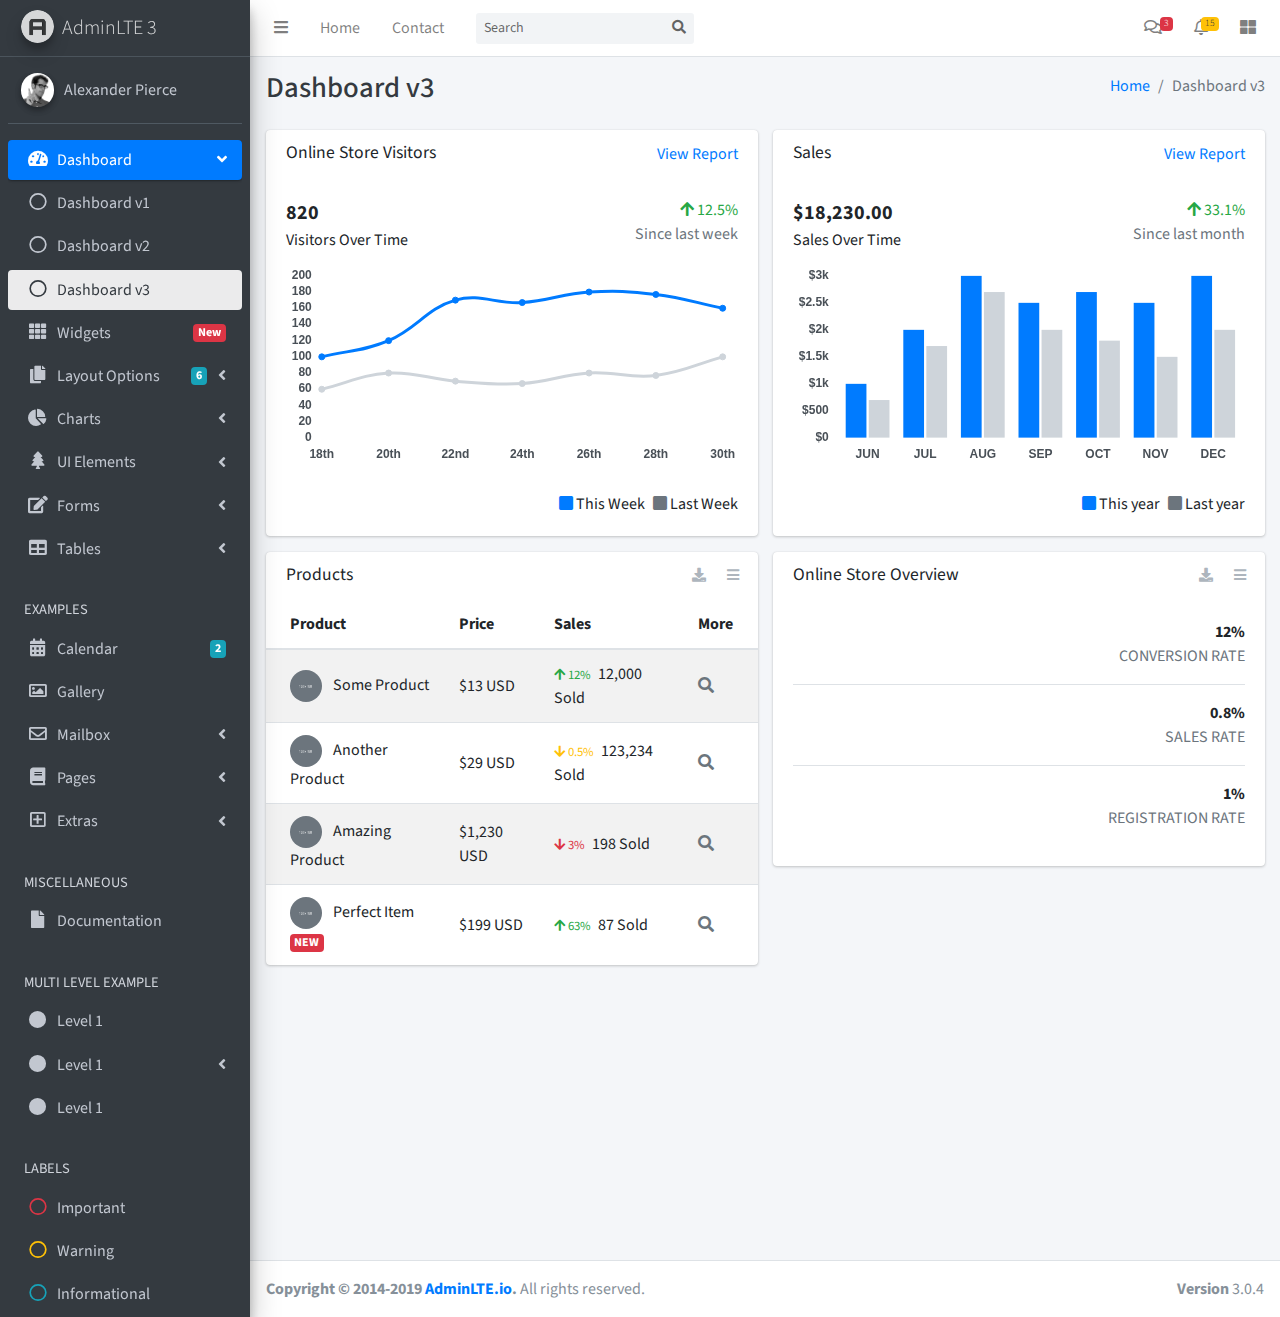
<file: RealHouzing.Consume/wwwroot/AdminLTE/index3.html>
<!DOCTYPE html>
<html lang="en">
<head>
  <meta charset="utf-8">
  <meta name="viewport" content="width=device-width, initial-scale=1">
  <meta http-equiv="x-ua-compatible" content="ie=edge">

  <title>AdminLTE 3 | Dashboard 3</title>

  <!-- Font Awesome Icons -->
  <link rel="stylesheet" href="plugins/fontawesome-free/css/all.min.css">
  <!-- IonIcons -->
  <link rel="stylesheet" href="http://code.ionicframework.com/ionicons/2.0.1/css/ionicons.min.css">
  <!-- Theme style -->
  <link rel="stylesheet" href="dist/css/adminlte.min.css">
  <!-- Google Font: Source Sans Pro -->
  <link href="https://fonts.googleapis.com/css?family=Source+Sans+Pro:300,400,400i,700" rel="stylesheet">
</head>
<!--
BODY TAG OPTIONS:
=================
Apply one or more of the following classes to to the body tag
to get the desired effect
|---------------------------------------------------------|
|LAYOUT OPTIONS | sidebar-collapse                        |
|               | sidebar-mini                            |
|---------------------------------------------------------|
-->
<body class="hold-transition sidebar-mini">
<div class="wrapper">
  <!-- Navbar -->
  <nav class="main-header navbar navbar-expand navbar-white navbar-light">
    <!-- Left navbar links -->
    <ul class="navbar-nav">
      <li class="nav-item">
        <a class="nav-link" data-widget="pushmenu" href="#" role="button"><i class="fas fa-bars"></i></a>
      </li>
      <li class="nav-item d-none d-sm-inline-block">
        <a href="index3.html" class="nav-link">Home</a>
      </li>
      <li class="nav-item d-none d-sm-inline-block">
        <a href="#" class="nav-link">Contact</a>
      </li>
    </ul>

    <!-- SEARCH FORM -->
    <form class="form-inline ml-3">
      <div class="input-group input-group-sm">
        <input class="form-control form-control-navbar" type="search" placeholder="Search" aria-label="Search">
        <div class="input-group-append">
          <button class="btn btn-navbar" type="submit">
            <i class="fas fa-search"></i>
          </button>
        </div>
      </div>
    </form>

    <!-- Right navbar links -->
    <ul class="navbar-nav ml-auto">
      <!-- Messages Dropdown Menu -->
      <li class="nav-item dropdown">
        <a class="nav-link" data-toggle="dropdown" href="#">
          <i class="far fa-comments"></i>
          <span class="badge badge-danger navbar-badge">3</span>
        </a>
        <div class="dropdown-menu dropdown-menu-lg dropdown-menu-right">
          <a href="#" class="dropdown-item">
            <!-- Message Start -->
            <div class="media">
              <img src="dist/img/user1-128x128.jpg" alt="User Avatar" class="img-size-50 mr-3 img-circle">
              <div class="media-body">
                <h3 class="dropdown-item-title">
                  Brad Diesel
                  <span class="float-right text-sm text-danger"><i class="fas fa-star"></i></span>
                </h3>
                <p class="text-sm">Call me whenever you can...</p>
                <p class="text-sm text-muted"><i class="far fa-clock mr-1"></i> 4 Hours Ago</p>
              </div>
            </div>
            <!-- Message End -->
          </a>
          <div class="dropdown-divider"></div>
          <a href="#" class="dropdown-item">
            <!-- Message Start -->
            <div class="media">
              <img src="dist/img/user8-128x128.jpg" alt="User Avatar" class="img-size-50 img-circle mr-3">
              <div class="media-body">
                <h3 class="dropdown-item-title">
                  John Pierce
                  <span class="float-right text-sm text-muted"><i class="fas fa-star"></i></span>
                </h3>
                <p class="text-sm">I got your message bro</p>
                <p class="text-sm text-muted"><i class="far fa-clock mr-1"></i> 4 Hours Ago</p>
              </div>
            </div>
            <!-- Message End -->
          </a>
          <div class="dropdown-divider"></div>
          <a href="#" class="dropdown-item">
            <!-- Message Start -->
            <div class="media">
              <img src="dist/img/user3-128x128.jpg" alt="User Avatar" class="img-size-50 img-circle mr-3">
              <div class="media-body">
                <h3 class="dropdown-item-title">
                  Nora Silvester
                  <span class="float-right text-sm text-warning"><i class="fas fa-star"></i></span>
                </h3>
                <p class="text-sm">The subject goes here</p>
                <p class="text-sm text-muted"><i class="far fa-clock mr-1"></i> 4 Hours Ago</p>
              </div>
            </div>
            <!-- Message End -->
          </a>
          <div class="dropdown-divider"></div>
          <a href="#" class="dropdown-item dropdown-footer">See All Messages</a>
        </div>
      </li>
      <!-- Notifications Dropdown Menu -->
      <li class="nav-item dropdown">
        <a class="nav-link" data-toggle="dropdown" href="#">
          <i class="far fa-bell"></i>
          <span class="badge badge-warning navbar-badge">15</span>
        </a>
        <div class="dropdown-menu dropdown-menu-lg dropdown-menu-right">
          <span class="dropdown-item dropdown-header">15 Notifications</span>
          <div class="dropdown-divider"></div>
          <a href="#" class="dropdown-item">
            <i class="fas fa-envelope mr-2"></i> 4 new messages
            <span class="float-right text-muted text-sm">3 mins</span>
          </a>
          <div class="dropdown-divider"></div>
          <a href="#" class="dropdown-item">
            <i class="fas fa-users mr-2"></i> 8 friend requests
            <span class="float-right text-muted text-sm">12 hours</span>
          </a>
          <div class="dropdown-divider"></div>
          <a href="#" class="dropdown-item">
            <i class="fas fa-file mr-2"></i> 3 new reports
            <span class="float-right text-muted text-sm">2 days</span>
          </a>
          <div class="dropdown-divider"></div>
          <a href="#" class="dropdown-item dropdown-footer">See All Notifications</a>
        </div>
      </li>
      <li class="nav-item">
        <a class="nav-link" data-widget="control-sidebar" data-slide="true" href="#" role="button"><i
            class="fas fa-th-large"></i></a>
      </li>
    </ul>
  </nav>
  <!-- /.navbar -->

  <!-- Main Sidebar Container -->
  <aside class="main-sidebar sidebar-dark-primary elevation-4">
    <!-- Brand Logo -->
    <a href="index3.html" class="brand-link">
      <img src="dist/img/AdminLTELogo.png" alt="AdminLTE Logo" class="brand-image img-circle elevation-3"
           style="opacity: .8">
      <span class="brand-text font-weight-light">AdminLTE 3</span>
    </a>

    <!-- Sidebar -->
    <div class="sidebar">
      <!-- Sidebar user panel (optional) -->
      <div class="user-panel mt-3 pb-3 mb-3 d-flex">
        <div class="image">
          <img src="dist/img/user2-160x160.jpg" class="img-circle elevation-2" alt="User Image">
        </div>
        <div class="info">
          <a href="#" class="d-block">Alexander Pierce</a>
        </div>
      </div>

      <!-- Sidebar Menu -->
      <nav class="mt-2">
        <ul class="nav nav-pills nav-sidebar flex-column" data-widget="treeview" role="menu" data-accordion="false">
          <!-- Add icons to the links using the .nav-icon class
               with font-awesome or any other icon font library -->
          <li class="nav-item has-treeview menu-open">
            <a href="#" class="nav-link active">
              <i class="nav-icon fas fa-tachometer-alt"></i>
              <p>
                Dashboard
                <i class="right fas fa-angle-left"></i>
              </p>
            </a>
            <ul class="nav nav-treeview">
              <li class="nav-item">
                <a href="./index.html" class="nav-link">
                  <i class="far fa-circle nav-icon"></i>
                  <p>Dashboard v1</p>
                </a>
              </li>
              <li class="nav-item">
                <a href="./index2.html" class="nav-link">
                  <i class="far fa-circle nav-icon"></i>
                  <p>Dashboard v2</p>
                </a>
              </li>
              <li class="nav-item">
                <a href="./index3.html" class="nav-link active">
                  <i class="far fa-circle nav-icon"></i>
                  <p>Dashboard v3</p>
                </a>
              </li>
            </ul>
          </li>
          <li class="nav-item">
            <a href="pages/widgets.html" class="nav-link">
              <i class="nav-icon fas fa-th"></i>
              <p>
                Widgets
                <span class="right badge badge-danger">New</span>
              </p>
            </a>
          </li>
          <li class="nav-item has-treeview">
            <a href="#" class="nav-link">
              <i class="nav-icon fas fa-copy"></i>
              <p>
                Layout Options
                <i class="fas fa-angle-left right"></i>
                <span class="badge badge-info right">6</span>
              </p>
            </a>
            <ul class="nav nav-treeview">
              <li class="nav-item">
                <a href="pages/layout/top-nav.html" class="nav-link">
                  <i class="far fa-circle nav-icon"></i>
                  <p>Top Navigation</p>
                </a>
              </li>
              <li class="nav-item">
                <a href="pages/layout/top-nav-sidebar.html" class="nav-link">
                  <i class="far fa-circle nav-icon"></i>
                  <p>Top Navigation + Sidebar</p>
                </a>
              </li>
              <li class="nav-item">
                <a href="pages/layout/boxed.html" class="nav-link">
                  <i class="far fa-circle nav-icon"></i>
                  <p>Boxed</p>
                </a>
              </li>
              <li class="nav-item">
                <a href="pages/layout/fixed-sidebar.html" class="nav-link">
                  <i class="far fa-circle nav-icon"></i>
                  <p>Fixed Sidebar</p>
                </a>
              </li>
              <li class="nav-item">
                <a href="pages/layout/fixed-topnav.html" class="nav-link">
                  <i class="far fa-circle nav-icon"></i>
                  <p>Fixed Navbar</p>
                </a>
              </li>
              <li class="nav-item">
                <a href="pages/layout/fixed-footer.html" class="nav-link">
                  <i class="far fa-circle nav-icon"></i>
                  <p>Fixed Footer</p>
                </a>
              </li>
              <li class="nav-item">
                <a href="pages/layout/collapsed-sidebar.html" class="nav-link">
                  <i class="far fa-circle nav-icon"></i>
                  <p>Collapsed Sidebar</p>
                </a>
              </li>
            </ul>
          </li>
          <li class="nav-item has-treeview">
            <a href="#" class="nav-link">
              <i class="nav-icon fas fa-chart-pie"></i>
              <p>
                Charts
                <i class="right fas fa-angle-left"></i>
              </p>
            </a>
            <ul class="nav nav-treeview">
              <li class="nav-item">
                <a href="pages/charts/chartjs.html" class="nav-link">
                  <i class="far fa-circle nav-icon"></i>
                  <p>ChartJS</p>
                </a>
              </li>
              <li class="nav-item">
                <a href="pages/charts/flot.html" class="nav-link">
                  <i class="far fa-circle nav-icon"></i>
                  <p>Flot</p>
                </a>
              </li>
              <li class="nav-item">
                <a href="pages/charts/inline.html" class="nav-link">
                  <i class="far fa-circle nav-icon"></i>
                  <p>Inline</p>
                </a>
              </li>
            </ul>
          </li>
          <li class="nav-item has-treeview">
            <a href="#" class="nav-link">
              <i class="nav-icon fas fa-tree"></i>
              <p>
                UI Elements
                <i class="fas fa-angle-left right"></i>
              </p>
            </a>
            <ul class="nav nav-treeview">
              <li class="nav-item">
                <a href="pages/UI/general.html" class="nav-link">
                  <i class="far fa-circle nav-icon"></i>
                  <p>General</p>
                </a>
              </li>
              <li class="nav-item">
                <a href="pages/UI/icons.html" class="nav-link">
                  <i class="far fa-circle nav-icon"></i>
                  <p>Icons</p>
                </a>
              </li>
              <li class="nav-item">
                <a href="pages/UI/buttons.html" class="nav-link">
                  <i class="far fa-circle nav-icon"></i>
                  <p>Buttons</p>
                </a>
              </li>
              <li class="nav-item">
                <a href="pages/UI/sliders.html" class="nav-link">
                  <i class="far fa-circle nav-icon"></i>
                  <p>Sliders</p>
                </a>
              </li>
              <li class="nav-item">
                <a href="pages/UI/modals.html" class="nav-link">
                  <i class="far fa-circle nav-icon"></i>
                  <p>Modals & Alerts</p>
                </a>
              </li>
              <li class="nav-item">
                <a href="pages/UI/navbar.html" class="nav-link">
                  <i class="far fa-circle nav-icon"></i>
                  <p>Navbar & Tabs</p>
                </a>
              </li>
              <li class="nav-item">
                <a href="pages/UI/timeline.html" class="nav-link">
                  <i class="far fa-circle nav-icon"></i>
                  <p>Timeline</p>
                </a>
              </li>
              <li class="nav-item">
                <a href="pages/UI/ribbons.html" class="nav-link">
                  <i class="far fa-circle nav-icon"></i>
                  <p>Ribbons</p>
                </a>
              </li>
            </ul>
          </li>
          <li class="nav-item has-treeview">
            <a href="#" class="nav-link">
              <i class="nav-icon fas fa-edit"></i>
              <p>
                Forms
                <i class="fas fa-angle-left right"></i>
              </p>
            </a>
            <ul class="nav nav-treeview">
              <li class="nav-item">
                <a href="pages/forms/general.html" class="nav-link">
                  <i class="far fa-circle nav-icon"></i>
                  <p>General Elements</p>
                </a>
              </li>
              <li class="nav-item">
                <a href="pages/forms/advanced.html" class="nav-link">
                  <i class="far fa-circle nav-icon"></i>
                  <p>Advanced Elements</p>
                </a>
              </li>
              <li class="nav-item">
                <a href="pages/forms/editors.html" class="nav-link">
                  <i class="far fa-circle nav-icon"></i>
                  <p>Editors</p>
                </a>
              </li>
              <li class="nav-item">
                <a href="pages/forms/validation.html" class="nav-link">
                  <i class="far fa-circle nav-icon"></i>
                  <p>Validation</p>
                </a>
              </li>
            </ul>
          </li>
          <li class="nav-item has-treeview">
            <a href="#" class="nav-link">
              <i class="nav-icon fas fa-table"></i>
              <p>
                Tables
                <i class="fas fa-angle-left right"></i>
              </p>
            </a>
            <ul class="nav nav-treeview">
              <li class="nav-item">
                <a href="pages/tables/simple.html" class="nav-link">
                  <i class="far fa-circle nav-icon"></i>
                  <p>Simple Tables</p>
                </a>
              </li>
              <li class="nav-item">
                <a href="pages/tables/data.html" class="nav-link">
                  <i class="far fa-circle nav-icon"></i>
                  <p>DataTables</p>
                </a>
              </li>
              <li class="nav-item">
                <a href="pages/tables/jsgrid.html" class="nav-link">
                  <i class="far fa-circle nav-icon"></i>
                  <p>jsGrid</p>
                </a>
              </li>
            </ul>
          </li>
          <li class="nav-header">EXAMPLES</li>
          <li class="nav-item">
            <a href="pages/calendar.html" class="nav-link">
              <i class="nav-icon fas fa-calendar-alt"></i>
              <p>
                Calendar
                <span class="badge badge-info right">2</span>
              </p>
            </a>
          </li>
          <li class="nav-item">
            <a href="pages/gallery.html" class="nav-link">
              <i class="nav-icon far fa-image"></i>
              <p>
                Gallery
              </p>
            </a>
          </li>
          <li class="nav-item has-treeview">
            <a href="#" class="nav-link">
              <i class="nav-icon far fa-envelope"></i>
              <p>
                Mailbox
                <i class="fas fa-angle-left right"></i>
              </p>
            </a>
            <ul class="nav nav-treeview">
              <li class="nav-item">
                <a href="pages/mailbox/mailbox.html" class="nav-link">
                  <i class="far fa-circle nav-icon"></i>
                  <p>Inbox</p>
                </a>
              </li>
              <li class="nav-item">
                <a href="pages/mailbox/compose.html" class="nav-link">
                  <i class="far fa-circle nav-icon"></i>
                  <p>Compose</p>
                </a>
              </li>
              <li class="nav-item">
                <a href="pages/mailbox/read-mail.html" class="nav-link">
                  <i class="far fa-circle nav-icon"></i>
                  <p>Read</p>
                </a>
              </li>
            </ul>
          </li>
          <li class="nav-item has-treeview">
            <a href="#" class="nav-link">
              <i class="nav-icon fas fa-book"></i>
              <p>
                Pages
                <i class="fas fa-angle-left right"></i>
              </p>
            </a>
            <ul class="nav nav-treeview">
              <li class="nav-item">
                <a href="pages/examples/invoice.html" class="nav-link">
                  <i class="far fa-circle nav-icon"></i>
                  <p>Invoice</p>
                </a>
              </li>
              <li class="nav-item">
                <a href="pages/examples/profile.html" class="nav-link">
                  <i class="far fa-circle nav-icon"></i>
                  <p>Profile</p>
                </a>
              </li>
              <li class="nav-item">
                <a href="pages/examples/e-commerce.html" class="nav-link">
                  <i class="far fa-circle nav-icon"></i>
                  <p>E-commerce</p>
                </a>
              </li>
              <li class="nav-item">
                <a href="pages/examples/projects.html" class="nav-link">
                  <i class="far fa-circle nav-icon"></i>
                  <p>Projects</p>
                </a>
              </li>
              <li class="nav-item">
                <a href="pages/examples/project-add.html" class="nav-link">
                  <i class="far fa-circle nav-icon"></i>
                  <p>Project Add</p>
                </a>
              </li>
              <li class="nav-item">
                <a href="pages/examples/project-edit.html" class="nav-link">
                  <i class="far fa-circle nav-icon"></i>
                  <p>Project Edit</p>
                </a>
              </li>
              <li class="nav-item">
                <a href="pages/examples/project-detail.html" class="nav-link">
                  <i class="far fa-circle nav-icon"></i>
                  <p>Project Detail</p>
                </a>
              </li>
              <li class="nav-item">
                <a href="pages/examples/contacts.html" class="nav-link">
                  <i class="far fa-circle nav-icon"></i>
                  <p>Contacts</p>
                </a>
              </li>
            </ul>
          </li>
          <li class="nav-item has-treeview">
            <a href="#" class="nav-link">
              <i class="nav-icon far fa-plus-square"></i>
              <p>
                Extras
                <i class="fas fa-angle-left right"></i>
              </p>
            </a>
            <ul class="nav nav-treeview">
              <li class="nav-item">
                <a href="pages/examples/login.html" class="nav-link">
                  <i class="far fa-circle nav-icon"></i>
                  <p>Login</p>
                </a>
              </li>
              <li class="nav-item">
                <a href="pages/examples/register.html" class="nav-link">
                  <i class="far fa-circle nav-icon"></i>
                  <p>Register</p>
                </a>
              </li>
              <li class="nav-item">
                <a href="pages/examples/forgot-password.html" class="nav-link">
                  <i class="far fa-circle nav-icon"></i>
                  <p>Forgot Password</p>
                </a>
              </li>
              <li class="nav-item">
                <a href="pages/examples/recover-password.html" class="nav-link">
                  <i class="far fa-circle nav-icon"></i>
                  <p>Recover Password</p>
                </a>
              </li>
              <li class="nav-item">
                <a href="pages/examples/lockscreen.html" class="nav-link">
                  <i class="far fa-circle nav-icon"></i>
                  <p>Lockscreen</p>
                </a>
              </li>
              <li class="nav-item">
                <a href="pages/examples/legacy-user-menu.html" class="nav-link">
                  <i class="far fa-circle nav-icon"></i>
                  <p>Legacy User Menu</p>
                </a>
              </li>
              <li class="nav-item">
                <a href="pages/examples/language-menu.html" class="nav-link">
                  <i class="far fa-circle nav-icon"></i>
                  <p>Language Menu</p>
                </a>
              </li>
              <li class="nav-item">
                <a href="pages/examples/404.html" class="nav-link">
                  <i class="far fa-circle nav-icon"></i>
                  <p>Error 404</p>
                </a>
              </li>
              <li class="nav-item">
                <a href="pages/examples/500.html" class="nav-link">
                  <i class="far fa-circle nav-icon"></i>
                  <p>Error 500</p>
                </a>
              </li>
              <li class="nav-item">
                <a href="pages/examples/pace.html" class="nav-link">
                  <i class="far fa-circle nav-icon"></i>
                  <p>Pace</p>
                </a>
              </li>
              <li class="nav-item">
                <a href="pages/examples/blank.html" class="nav-link">
                  <i class="far fa-circle nav-icon"></i>
                  <p>Blank Page</p>
                </a>
              </li>
              <li class="nav-item">
                <a href="starter.html" class="nav-link">
                  <i class="far fa-circle nav-icon"></i>
                  <p>Starter Page</p>
                </a>
              </li>
            </ul>
          </li>
          <li class="nav-header">MISCELLANEOUS</li>
          <li class="nav-item">
            <a href="https://adminlte.io/docs/3.0" class="nav-link">
              <i class="nav-icon fas fa-file"></i>
              <p>Documentation</p>
            </a>
          </li>
          <li class="nav-header">MULTI LEVEL EXAMPLE</li>
          <li class="nav-item">
            <a href="#" class="nav-link">
              <i class="fas fa-circle nav-icon"></i>
              <p>Level 1</p>
            </a>
          </li>
          <li class="nav-item has-treeview">
            <a href="#" class="nav-link">
              <i class="nav-icon fas fa-circle"></i>
              <p>
                Level 1
                <i class="right fas fa-angle-left"></i>
              </p>
            </a>
            <ul class="nav nav-treeview">
              <li class="nav-item">
                <a href="#" class="nav-link">
                  <i class="far fa-circle nav-icon"></i>
                  <p>Level 2</p>
                </a>
              </li>
              <li class="nav-item has-treeview">
                <a href="#" class="nav-link">
                  <i class="far fa-circle nav-icon"></i>
                  <p>
                    Level 2
                    <i class="right fas fa-angle-left"></i>
                  </p>
                </a>
                <ul class="nav nav-treeview">
                  <li class="nav-item">
                    <a href="#" class="nav-link">
                      <i class="far fa-dot-circle nav-icon"></i>
                      <p>Level 3</p>
                    </a>
                  </li>
                  <li class="nav-item">
                    <a href="#" class="nav-link">
                      <i class="far fa-dot-circle nav-icon"></i>
                      <p>Level 3</p>
                    </a>
                  </li>
                  <li class="nav-item">
                    <a href="#" class="nav-link">
                      <i class="far fa-dot-circle nav-icon"></i>
                      <p>Level 3</p>
                    </a>
                  </li>
                </ul>
              </li>
              <li class="nav-item">
                <a href="#" class="nav-link">
                  <i class="far fa-circle nav-icon"></i>
                  <p>Level 2</p>
                </a>
              </li>
            </ul>
          </li>
          <li class="nav-item">
            <a href="#" class="nav-link">
              <i class="fas fa-circle nav-icon"></i>
              <p>Level 1</p>
            </a>
          </li>
          <li class="nav-header">LABELS</li>
          <li class="nav-item">
            <a href="#" class="nav-link">
              <i class="nav-icon far fa-circle text-danger"></i>
              <p class="text">Important</p>
            </a>
          </li>
          <li class="nav-item">
            <a href="#" class="nav-link">
              <i class="nav-icon far fa-circle text-warning"></i>
              <p>Warning</p>
            </a>
          </li>
          <li class="nav-item">
            <a href="#" class="nav-link">
              <i class="nav-icon far fa-circle text-info"></i>
              <p>Informational</p>
            </a>
          </li>
        </ul>
      </nav>
      <!-- /.sidebar-menu -->
    </div>
    <!-- /.sidebar -->
  </aside>

  <!-- Content Wrapper. Contains page content -->
  <div class="content-wrapper">
    <!-- Content Header (Page header) -->
    <div class="content-header">
      <div class="container-fluid">
        <div class="row mb-2">
          <div class="col-sm-6">
            <h1 class="m-0 text-dark">Dashboard v3</h1>
          </div><!-- /.col -->
          <div class="col-sm-6">
            <ol class="breadcrumb float-sm-right">
              <li class="breadcrumb-item"><a href="#">Home</a></li>
              <li class="breadcrumb-item active">Dashboard v3</li>
            </ol>
          </div><!-- /.col -->
        </div><!-- /.row -->
      </div><!-- /.container-fluid -->
    </div>
    <!-- /.content-header -->

    <!-- Main content -->
    <div class="content">
      <div class="container-fluid">
        <div class="row">
          <div class="col-lg-6">
            <div class="card">
              <div class="card-header border-0">
                <div class="d-flex justify-content-between">
                  <h3 class="card-title">Online Store Visitors</h3>
                  <a href="javascript:void(0);">View Report</a>
                </div>
              </div>
              <div class="card-body">
                <div class="d-flex">
                  <p class="d-flex flex-column">
                    <span class="text-bold text-lg">820</span>
                    <span>Visitors Over Time</span>
                  </p>
                  <p class="ml-auto d-flex flex-column text-right">
                    <span class="text-success">
                      <i class="fas fa-arrow-up"></i> 12.5%
                    </span>
                    <span class="text-muted">Since last week</span>
                  </p>
                </div>
                <!-- /.d-flex -->

                <div class="position-relative mb-4">
                  <canvas id="visitors-chart" height="200"></canvas>
                </div>

                <div class="d-flex flex-row justify-content-end">
                  <span class="mr-2">
                    <i class="fas fa-square text-primary"></i> This Week
                  </span>

                  <span>
                    <i class="fas fa-square text-gray"></i> Last Week
                  </span>
                </div>
              </div>
            </div>
            <!-- /.card -->

            <div class="card">
              <div class="card-header border-0">
                <h3 class="card-title">Products</h3>
                <div class="card-tools">
                  <a href="#" class="btn btn-tool btn-sm">
                    <i class="fas fa-download"></i>
                  </a>
                  <a href="#" class="btn btn-tool btn-sm">
                    <i class="fas fa-bars"></i>
                  </a>
                </div>
              </div>
              <div class="card-body table-responsive p-0">
                <table class="table table-striped table-valign-middle">
                  <thead>
                  <tr>
                    <th>Product</th>
                    <th>Price</th>
                    <th>Sales</th>
                    <th>More</th>
                  </tr>
                  </thead>
                  <tbody>
                  <tr>
                    <td>
                      <img src="dist/img/default-150x150.png" alt="Product 1" class="img-circle img-size-32 mr-2">
                      Some Product
                    </td>
                    <td>$13 USD</td>
                    <td>
                      <small class="text-success mr-1">
                        <i class="fas fa-arrow-up"></i>
                        12%
                      </small>
                      12,000 Sold
                    </td>
                    <td>
                      <a href="#" class="text-muted">
                        <i class="fas fa-search"></i>
                      </a>
                    </td>
                  </tr>
                  <tr>
                    <td>
                      <img src="dist/img/default-150x150.png" alt="Product 1" class="img-circle img-size-32 mr-2">
                      Another Product
                    </td>
                    <td>$29 USD</td>
                    <td>
                      <small class="text-warning mr-1">
                        <i class="fas fa-arrow-down"></i>
                        0.5%
                      </small>
                      123,234 Sold
                    </td>
                    <td>
                      <a href="#" class="text-muted">
                        <i class="fas fa-search"></i>
                      </a>
                    </td>
                  </tr>
                  <tr>
                    <td>
                      <img src="dist/img/default-150x150.png" alt="Product 1" class="img-circle img-size-32 mr-2">
                      Amazing Product
                    </td>
                    <td>$1,230 USD</td>
                    <td>
                      <small class="text-danger mr-1">
                        <i class="fas fa-arrow-down"></i>
                        3%
                      </small>
                      198 Sold
                    </td>
                    <td>
                      <a href="#" class="text-muted">
                        <i class="fas fa-search"></i>
                      </a>
                    </td>
                  </tr>
                  <tr>
                    <td>
                      <img src="dist/img/default-150x150.png" alt="Product 1" class="img-circle img-size-32 mr-2">
                      Perfect Item
                      <span class="badge bg-danger">NEW</span>
                    </td>
                    <td>$199 USD</td>
                    <td>
                      <small class="text-success mr-1">
                        <i class="fas fa-arrow-up"></i>
                        63%
                      </small>
                      87 Sold
                    </td>
                    <td>
                      <a href="#" class="text-muted">
                        <i class="fas fa-search"></i>
                      </a>
                    </td>
                  </tr>
                  </tbody>
                </table>
              </div>
            </div>
            <!-- /.card -->
          </div>
          <!-- /.col-md-6 -->
          <div class="col-lg-6">
            <div class="card">
              <div class="card-header border-0">
                <div class="d-flex justify-content-between">
                  <h3 class="card-title">Sales</h3>
                  <a href="javascript:void(0);">View Report</a>
                </div>
              </div>
              <div class="card-body">
                <div class="d-flex">
                  <p class="d-flex flex-column">
                    <span class="text-bold text-lg">$18,230.00</span>
                    <span>Sales Over Time</span>
                  </p>
                  <p class="ml-auto d-flex flex-column text-right">
                    <span class="text-success">
                      <i class="fas fa-arrow-up"></i> 33.1%
                    </span>
                    <span class="text-muted">Since last month</span>
                  </p>
                </div>
                <!-- /.d-flex -->

                <div class="position-relative mb-4">
                  <canvas id="sales-chart" height="200"></canvas>
                </div>

                <div class="d-flex flex-row justify-content-end">
                  <span class="mr-2">
                    <i class="fas fa-square text-primary"></i> This year
                  </span>

                  <span>
                    <i class="fas fa-square text-gray"></i> Last year
                  </span>
                </div>
              </div>
            </div>
            <!-- /.card -->

            <div class="card">
              <div class="card-header border-0">
                <h3 class="card-title">Online Store Overview</h3>
                <div class="card-tools">
                  <a href="#" class="btn btn-sm btn-tool">
                    <i class="fas fa-download"></i>
                  </a>
                  <a href="#" class="btn btn-sm btn-tool">
                    <i class="fas fa-bars"></i>
                  </a>
                </div>
              </div>
              <div class="card-body">
                <div class="d-flex justify-content-between align-items-center border-bottom mb-3">
                  <p class="text-success text-xl">
                    <i class="ion ion-ios-refresh-empty"></i>
                  </p>
                  <p class="d-flex flex-column text-right">
                    <span class="font-weight-bold">
                      <i class="ion ion-android-arrow-up text-success"></i> 12%
                    </span>
                    <span class="text-muted">CONVERSION RATE</span>
                  </p>
                </div>
                <!-- /.d-flex -->
                <div class="d-flex justify-content-between align-items-center border-bottom mb-3">
                  <p class="text-warning text-xl">
                    <i class="ion ion-ios-cart-outline"></i>
                  </p>
                  <p class="d-flex flex-column text-right">
                    <span class="font-weight-bold">
                      <i class="ion ion-android-arrow-up text-warning"></i> 0.8%
                    </span>
                    <span class="text-muted">SALES RATE</span>
                  </p>
                </div>
                <!-- /.d-flex -->
                <div class="d-flex justify-content-between align-items-center mb-0">
                  <p class="text-danger text-xl">
                    <i class="ion ion-ios-people-outline"></i>
                  </p>
                  <p class="d-flex flex-column text-right">
                    <span class="font-weight-bold">
                      <i class="ion ion-android-arrow-down text-danger"></i> 1%
                    </span>
                    <span class="text-muted">REGISTRATION RATE</span>
                  </p>
                </div>
                <!-- /.d-flex -->
              </div>
            </div>
          </div>
          <!-- /.col-md-6 -->
        </div>
        <!-- /.row -->
      </div>
      <!-- /.container-fluid -->
    </div>
    <!-- /.content -->
  </div>
  <!-- /.content-wrapper -->

  <!-- Control Sidebar -->
  <aside class="control-sidebar control-sidebar-dark">
    <!-- Control sidebar content goes here -->
  </aside>
  <!-- /.control-sidebar -->

  <!-- Main Footer -->
  <footer class="main-footer">
    <strong>Copyright &copy; 2014-2019 <a href="http://adminlte.io">AdminLTE.io</a>.</strong>
    All rights reserved.
    <div class="float-right d-none d-sm-inline-block">
      <b>Version</b> 3.0.4
    </div>
  </footer>
</div>
<!-- ./wrapper -->

<!-- REQUIRED SCRIPTS -->

<!-- jQuery -->
<script src="plugins/jquery/jquery.min.js"></script>
<!-- Bootstrap -->
<script src="plugins/bootstrap/js/bootstrap.bundle.min.js"></script>
<!-- AdminLTE -->
<script src="dist/js/adminlte.js"></script>

<!-- OPTIONAL SCRIPTS -->
<script src="plugins/chart.js/Chart.min.js"></script>
<script src="dist/js/demo.js"></script>
<script src="dist/js/pages/dashboard3.js"></script>
</body>
</html>
</file>
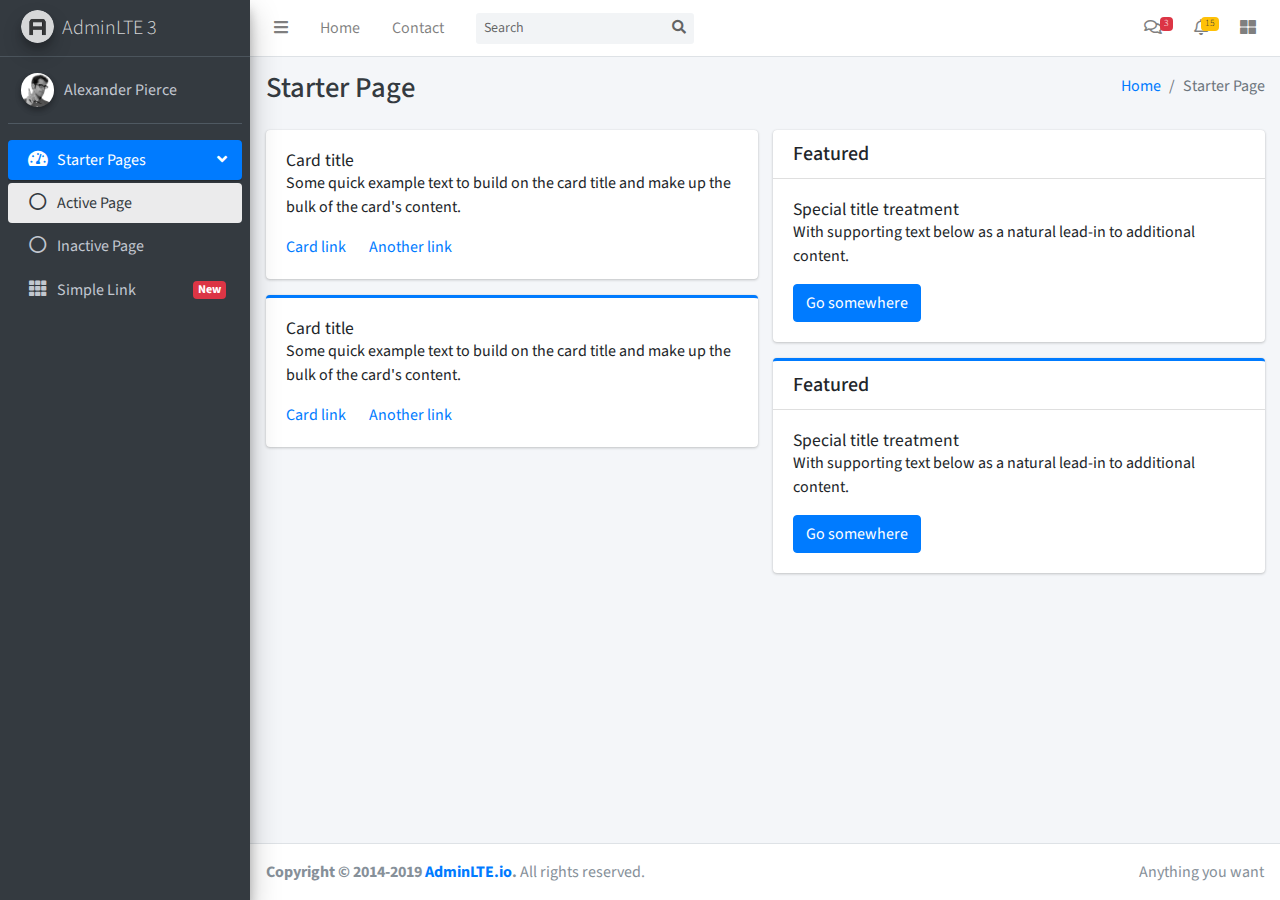
<file: RealHouzing.Consume/wwwroot/AdminLTE/starter.html>
<!DOCTYPE html>
<!--
This is a starter template page. Use this page to start your new project from
scratch. This page gets rid of all links and provides the needed markup only.
-->
<html lang="en">
<head>
  <meta charset="utf-8">
  <meta name="viewport" content="width=device-width, initial-scale=1">
  <meta http-equiv="x-ua-compatible" content="ie=edge">

  <title>AdminLTE 3 | Starter</title>

  <!-- Font Awesome Icons -->
  <link rel="stylesheet" href="plugins/fontawesome-free/css/all.min.css">
  <!-- Theme style -->
  <link rel="stylesheet" href="dist/css/adminlte.min.css">
  <!-- Google Font: Source Sans Pro -->
  <link href="https://fonts.googleapis.com/css?family=Source+Sans+Pro:300,400,400i,700" rel="stylesheet">
</head>
<body class="hold-transition sidebar-mini">
<div class="wrapper">

  <!-- Navbar -->
  <nav class="main-header navbar navbar-expand navbar-white navbar-light">
    <!-- Left navbar links -->
    <ul class="navbar-nav">
      <li class="nav-item">
        <a class="nav-link" data-widget="pushmenu" href="#" role="button"><i class="fas fa-bars"></i></a>
      </li>
      <li class="nav-item d-none d-sm-inline-block">
        <a href="index3.html" class="nav-link">Home</a>
      </li>
      <li class="nav-item d-none d-sm-inline-block">
        <a href="#" class="nav-link">Contact</a>
      </li>
    </ul>

    <!-- SEARCH FORM -->
    <form class="form-inline ml-3">
      <div class="input-group input-group-sm">
        <input class="form-control form-control-navbar" type="search" placeholder="Search" aria-label="Search">
        <div class="input-group-append">
          <button class="btn btn-navbar" type="submit">
            <i class="fas fa-search"></i>
          </button>
        </div>
      </div>
    </form>

    <!-- Right navbar links -->
    <ul class="navbar-nav ml-auto">
      <!-- Messages Dropdown Menu -->
      <li class="nav-item dropdown">
        <a class="nav-link" data-toggle="dropdown" href="#">
          <i class="far fa-comments"></i>
          <span class="badge badge-danger navbar-badge">3</span>
        </a>
        <div class="dropdown-menu dropdown-menu-lg dropdown-menu-right">
          <a href="#" class="dropdown-item">
            <!-- Message Start -->
            <div class="media">
              <img src="dist/img/user1-128x128.jpg" alt="User Avatar" class="img-size-50 mr-3 img-circle">
              <div class="media-body">
                <h3 class="dropdown-item-title">
                  Brad Diesel
                  <span class="float-right text-sm text-danger"><i class="fas fa-star"></i></span>
                </h3>
                <p class="text-sm">Call me whenever you can...</p>
                <p class="text-sm text-muted"><i class="far fa-clock mr-1"></i> 4 Hours Ago</p>
              </div>
            </div>
            <!-- Message End -->
          </a>
          <div class="dropdown-divider"></div>
          <a href="#" class="dropdown-item">
            <!-- Message Start -->
            <div class="media">
              <img src="dist/img/user8-128x128.jpg" alt="User Avatar" class="img-size-50 img-circle mr-3">
              <div class="media-body">
                <h3 class="dropdown-item-title">
                  John Pierce
                  <span class="float-right text-sm text-muted"><i class="fas fa-star"></i></span>
                </h3>
                <p class="text-sm">I got your message bro</p>
                <p class="text-sm text-muted"><i class="far fa-clock mr-1"></i> 4 Hours Ago</p>
              </div>
            </div>
            <!-- Message End -->
          </a>
          <div class="dropdown-divider"></div>
          <a href="#" class="dropdown-item">
            <!-- Message Start -->
            <div class="media">
              <img src="dist/img/user3-128x128.jpg" alt="User Avatar" class="img-size-50 img-circle mr-3">
              <div class="media-body">
                <h3 class="dropdown-item-title">
                  Nora Silvester
                  <span class="float-right text-sm text-warning"><i class="fas fa-star"></i></span>
                </h3>
                <p class="text-sm">The subject goes here</p>
                <p class="text-sm text-muted"><i class="far fa-clock mr-1"></i> 4 Hours Ago</p>
              </div>
            </div>
            <!-- Message End -->
          </a>
          <div class="dropdown-divider"></div>
          <a href="#" class="dropdown-item dropdown-footer">See All Messages</a>
        </div>
      </li>
      <!-- Notifications Dropdown Menu -->
      <li class="nav-item dropdown">
        <a class="nav-link" data-toggle="dropdown" href="#">
          <i class="far fa-bell"></i>
          <span class="badge badge-warning navbar-badge">15</span>
        </a>
        <div class="dropdown-menu dropdown-menu-lg dropdown-menu-right">
          <span class="dropdown-header">15 Notifications</span>
          <div class="dropdown-divider"></div>
          <a href="#" class="dropdown-item">
            <i class="fas fa-envelope mr-2"></i> 4 new messages
            <span class="float-right text-muted text-sm">3 mins</span>
          </a>
          <div class="dropdown-divider"></div>
          <a href="#" class="dropdown-item">
            <i class="fas fa-users mr-2"></i> 8 friend requests
            <span class="float-right text-muted text-sm">12 hours</span>
          </a>
          <div class="dropdown-divider"></div>
          <a href="#" class="dropdown-item">
            <i class="fas fa-file mr-2"></i> 3 new reports
            <span class="float-right text-muted text-sm">2 days</span>
          </a>
          <div class="dropdown-divider"></div>
          <a href="#" class="dropdown-item dropdown-footer">See All Notifications</a>
        </div>
      </li>
      <li class="nav-item">
        <a class="nav-link" data-widget="control-sidebar" data-slide="true" href="#" role="button"><i
            class="fas fa-th-large"></i></a>
      </li>
    </ul>
  </nav>
  <!-- /.navbar -->

  <!-- Main Sidebar Container -->
  <aside class="main-sidebar sidebar-dark-primary elevation-4">
    <!-- Brand Logo -->
    <a href="index3.html" class="brand-link">
      <img src="dist/img/AdminLTELogo.png" alt="AdminLTE Logo" class="brand-image img-circle elevation-3"
           style="opacity: .8">
      <span class="brand-text font-weight-light">AdminLTE 3</span>
    </a>

    <!-- Sidebar -->
    <div class="sidebar">
      <!-- Sidebar user panel (optional) -->
      <div class="user-panel mt-3 pb-3 mb-3 d-flex">
        <div class="image">
          <img src="dist/img/user2-160x160.jpg" class="img-circle elevation-2" alt="User Image">
        </div>
        <div class="info">
          <a href="#" class="d-block">Alexander Pierce</a>
        </div>
      </div>

      <!-- Sidebar Menu -->
      <nav class="mt-2">
        <ul class="nav nav-pills nav-sidebar flex-column" data-widget="treeview" role="menu" data-accordion="false">
          <!-- Add icons to the links using the .nav-icon class
               with font-awesome or any other icon font library -->
          <li class="nav-item has-treeview menu-open">
            <a href="#" class="nav-link active">
              <i class="nav-icon fas fa-tachometer-alt"></i>
              <p>
                Starter Pages
                <i class="right fas fa-angle-left"></i>
              </p>
            </a>
            <ul class="nav nav-treeview">
              <li class="nav-item">
                <a href="#" class="nav-link active">
                  <i class="far fa-circle nav-icon"></i>
                  <p>Active Page</p>
                </a>
              </li>
              <li class="nav-item">
                <a href="#" class="nav-link">
                  <i class="far fa-circle nav-icon"></i>
                  <p>Inactive Page</p>
                </a>
              </li>
            </ul>
          </li>
          <li class="nav-item">
            <a href="#" class="nav-link">
              <i class="nav-icon fas fa-th"></i>
              <p>
                Simple Link
                <span class="right badge badge-danger">New</span>
              </p>
            </a>
          </li>
        </ul>
      </nav>
      <!-- /.sidebar-menu -->
    </div>
    <!-- /.sidebar -->
  </aside>

  <!-- Content Wrapper. Contains page content -->
  <div class="content-wrapper">
    <!-- Content Header (Page header) -->
    <div class="content-header">
      <div class="container-fluid">
        <div class="row mb-2">
          <div class="col-sm-6">
            <h1 class="m-0 text-dark">Starter Page</h1>
          </div><!-- /.col -->
          <div class="col-sm-6">
            <ol class="breadcrumb float-sm-right">
              <li class="breadcrumb-item"><a href="#">Home</a></li>
              <li class="breadcrumb-item active">Starter Page</li>
            </ol>
          </div><!-- /.col -->
        </div><!-- /.row -->
      </div><!-- /.container-fluid -->
    </div>
    <!-- /.content-header -->

    <!-- Main content -->
    <div class="content">
      <div class="container-fluid">
        <div class="row">
          <div class="col-lg-6">
            <div class="card">
              <div class="card-body">
                <h5 class="card-title">Card title</h5>

                <p class="card-text">
                  Some quick example text to build on the card title and make up the bulk of the card's
                  content.
                </p>

                <a href="#" class="card-link">Card link</a>
                <a href="#" class="card-link">Another link</a>
              </div>
            </div>

            <div class="card card-primary card-outline">
              <div class="card-body">
                <h5 class="card-title">Card title</h5>

                <p class="card-text">
                  Some quick example text to build on the card title and make up the bulk of the card's
                  content.
                </p>
                <a href="#" class="card-link">Card link</a>
                <a href="#" class="card-link">Another link</a>
              </div>
            </div><!-- /.card -->
          </div>
          <!-- /.col-md-6 -->
          <div class="col-lg-6">
            <div class="card">
              <div class="card-header">
                <h5 class="m-0">Featured</h5>
              </div>
              <div class="card-body">
                <h6 class="card-title">Special title treatment</h6>

                <p class="card-text">With supporting text below as a natural lead-in to additional content.</p>
                <a href="#" class="btn btn-primary">Go somewhere</a>
              </div>
            </div>

            <div class="card card-primary card-outline">
              <div class="card-header">
                <h5 class="m-0">Featured</h5>
              </div>
              <div class="card-body">
                <h6 class="card-title">Special title treatment</h6>

                <p class="card-text">With supporting text below as a natural lead-in to additional content.</p>
                <a href="#" class="btn btn-primary">Go somewhere</a>
              </div>
            </div>
          </div>
          <!-- /.col-md-6 -->
        </div>
        <!-- /.row -->
      </div><!-- /.container-fluid -->
    </div>
    <!-- /.content -->
  </div>
  <!-- /.content-wrapper -->

  <!-- Control Sidebar -->
  <aside class="control-sidebar control-sidebar-dark">
    <!-- Control sidebar content goes here -->
    <div class="p-3">
      <h5>Title</h5>
      <p>Sidebar content</p>
    </div>
  </aside>
  <!-- /.control-sidebar -->

  <!-- Main Footer -->
  <footer class="main-footer">
    <!-- To the right -->
    <div class="float-right d-none d-sm-inline">
      Anything you want
    </div>
    <!-- Default to the left -->
    <strong>Copyright &copy; 2014-2019 <a href="https://adminlte.io">AdminLTE.io</a>.</strong> All rights reserved.
  </footer>
</div>
<!-- ./wrapper -->

<!-- REQUIRED SCRIPTS -->

<!-- jQuery -->
<script src="plugins/jquery/jquery.min.js"></script>
<!-- Bootstrap 4 -->
<script src="plugins/bootstrap/js/bootstrap.bundle.min.js"></script>
<!-- AdminLTE App -->
<script src="dist/js/adminlte.min.js"></script>
</body>
</html>
</file>
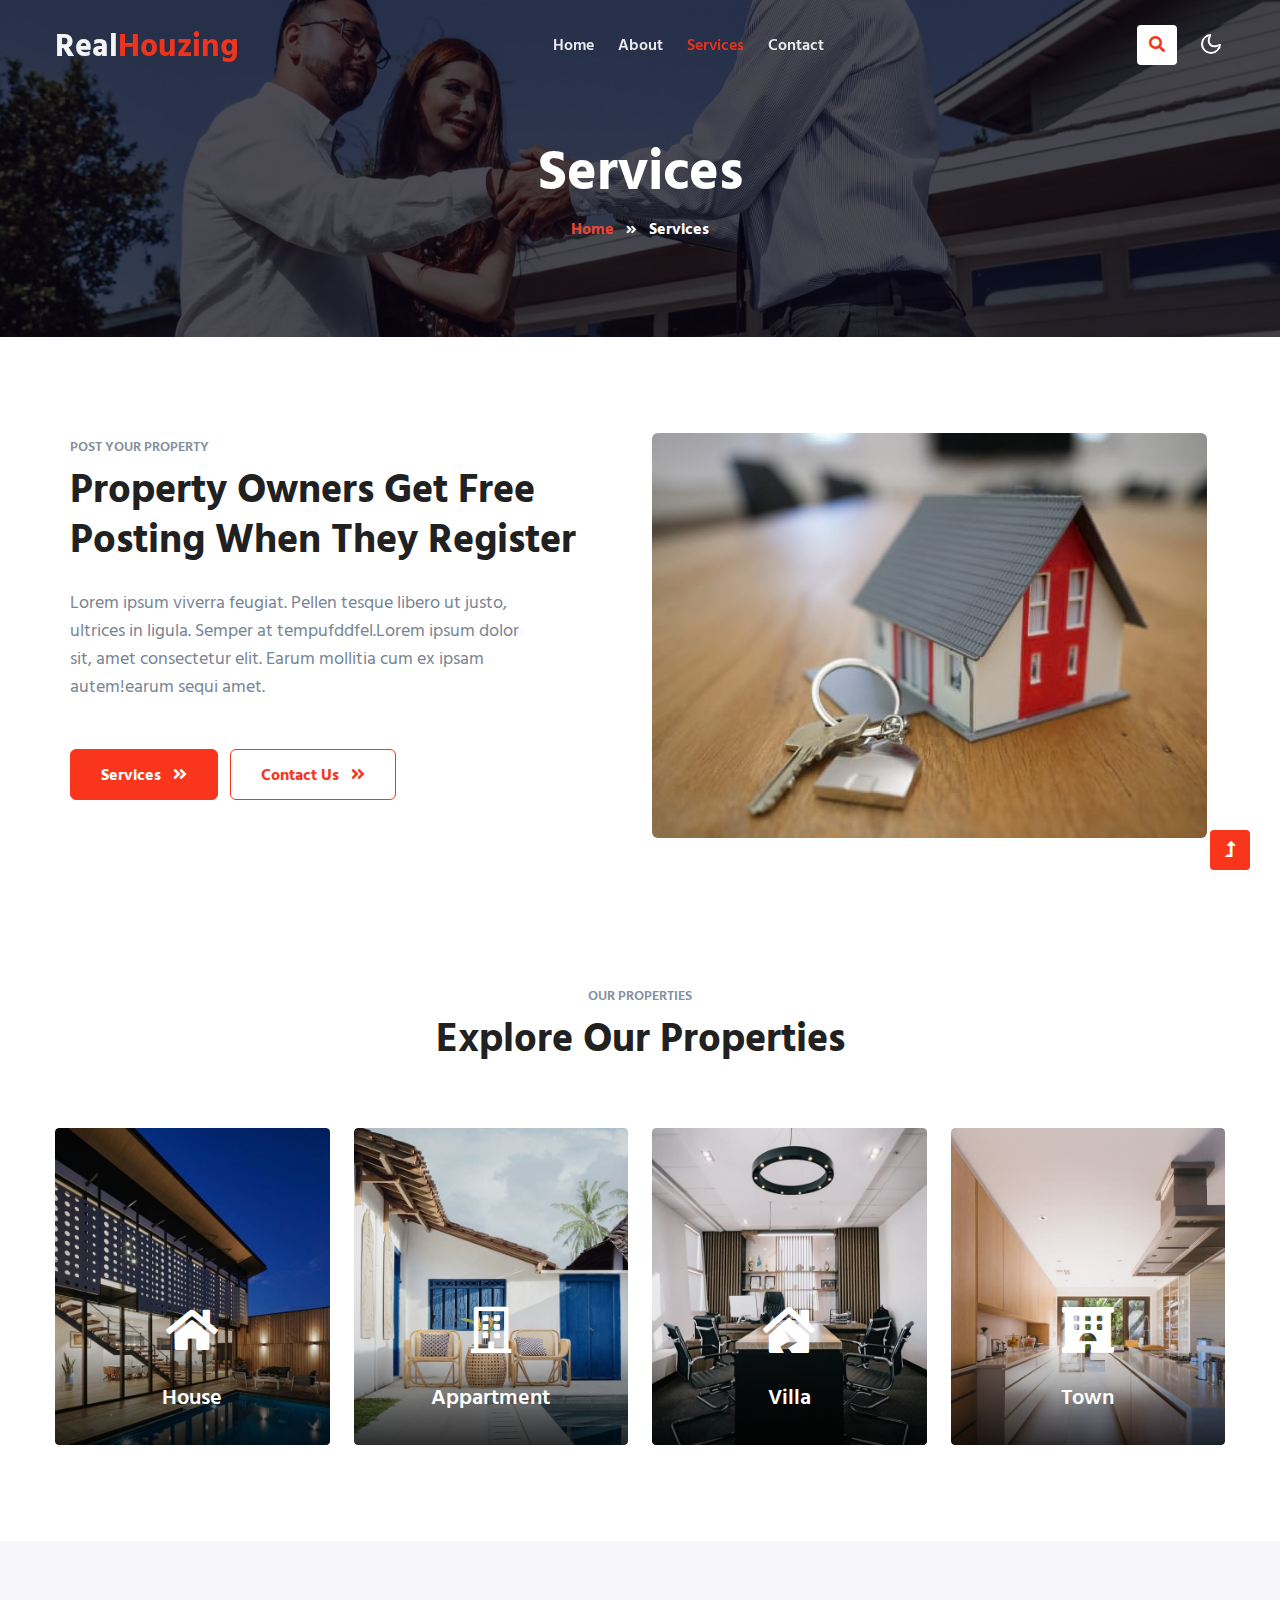
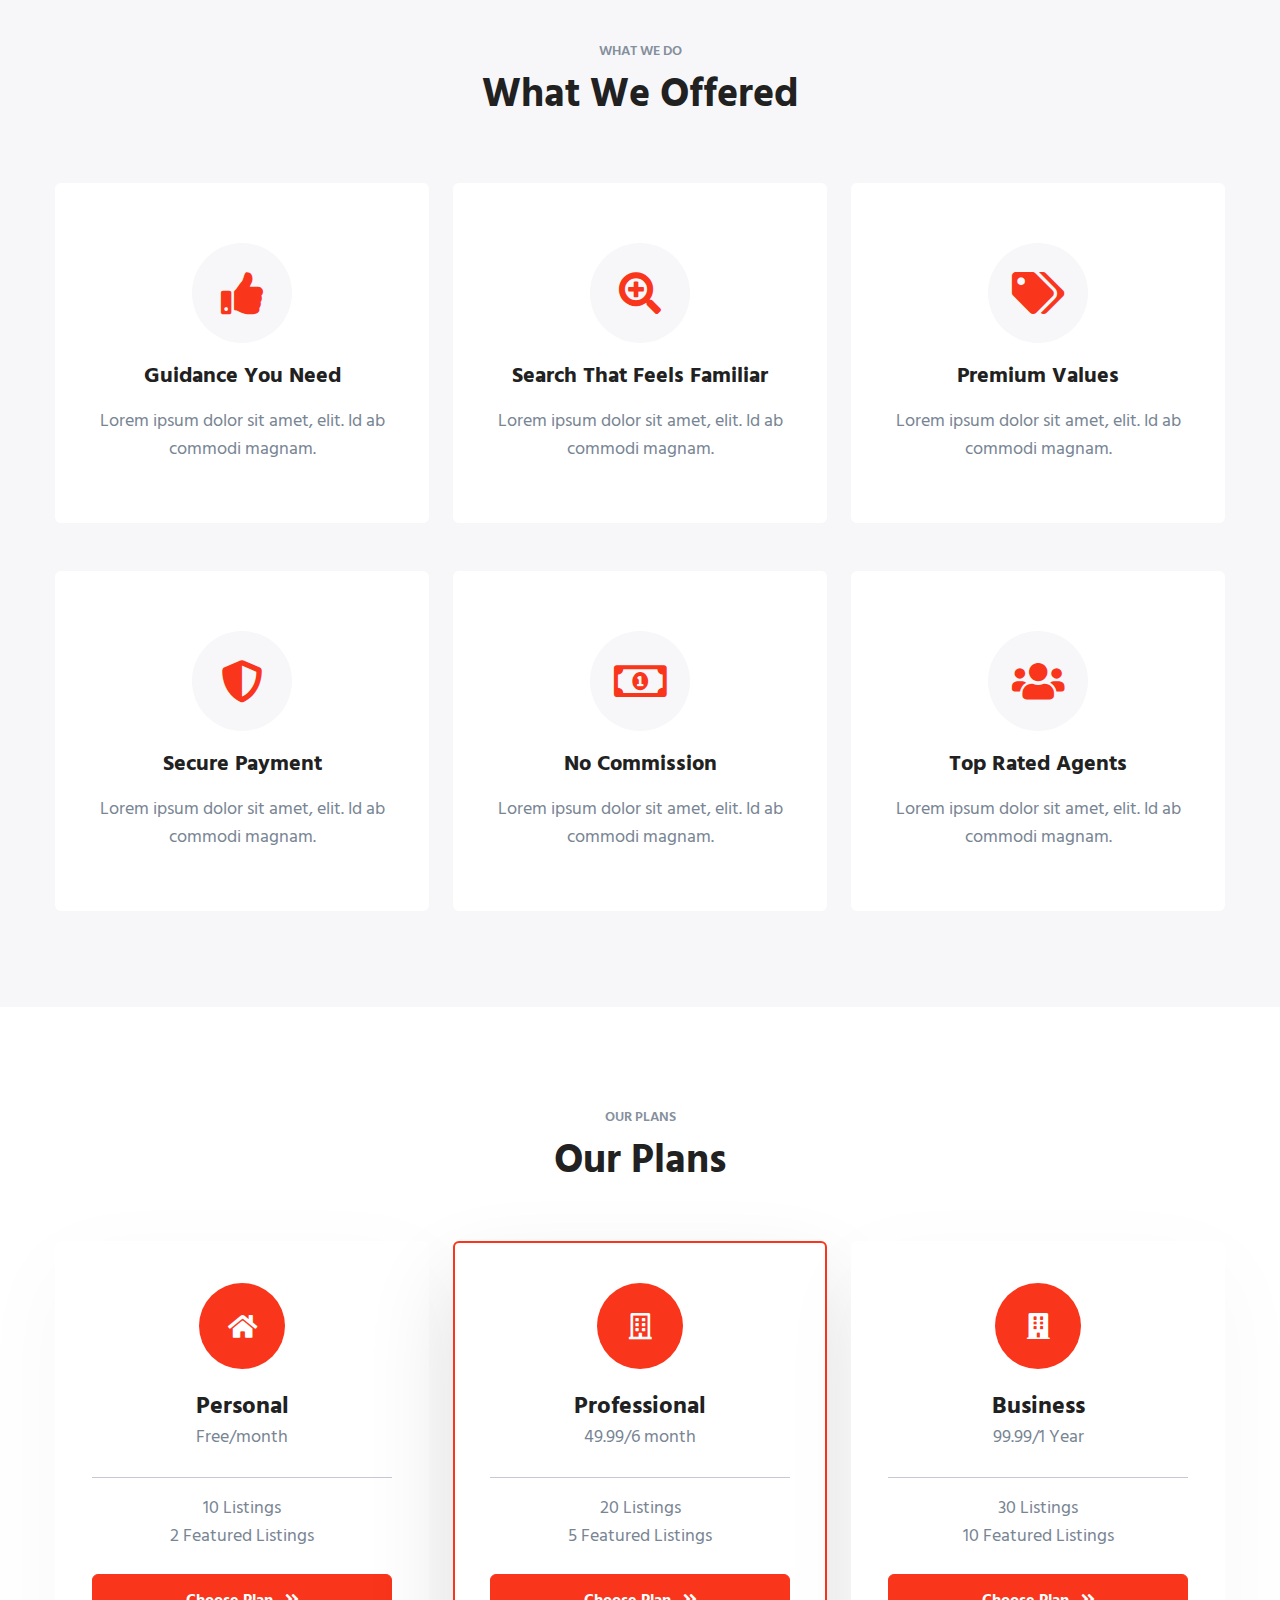
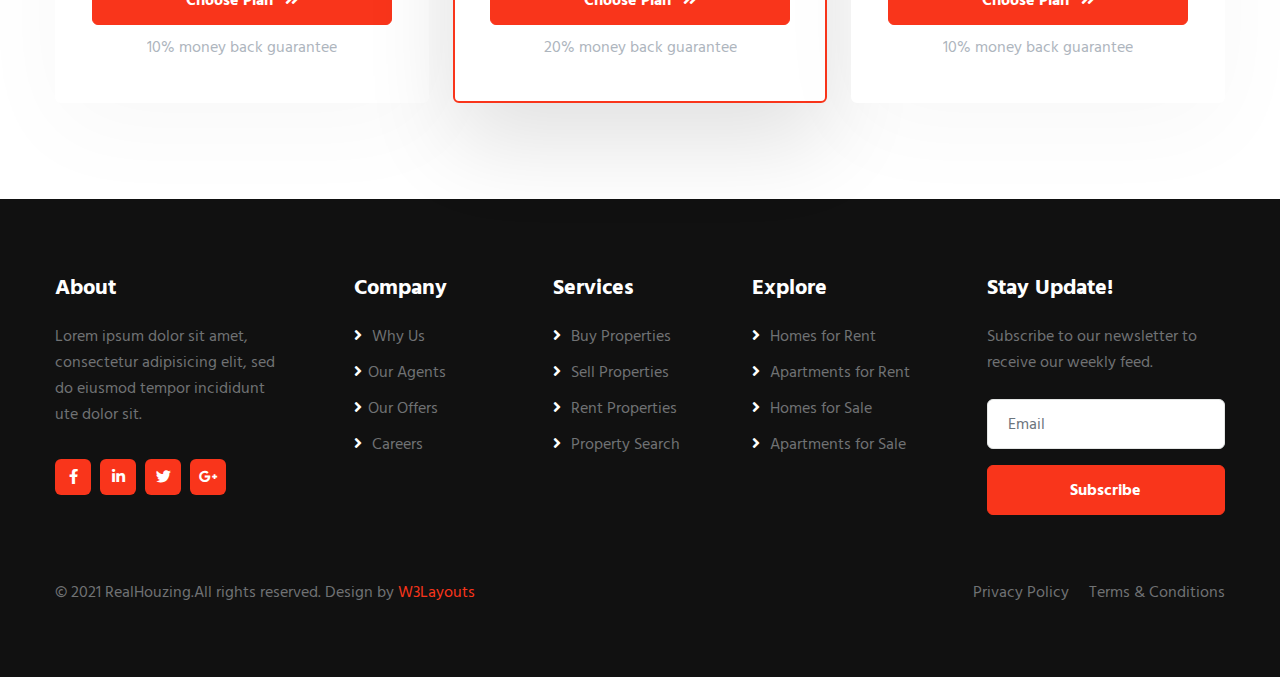
<file: RealHouzing.Consume/wwwroot/RealHouzing-Starter/services.html>
<!--
Author: W3layouts
Author URL: http://w3layouts.com
-->
<!doctype html>
<html lang="en">

<head>
    <!-- Required meta tags -->
    <meta charset="utf-8">
    <meta name="viewport" content="width=device-width, initial-scale=1, shrink-to-fit=no">
    <title>RealHouzing - Real Estate Category Bootstrap Responsive Template | Services :: W3layouts</title>
    <!-- google fonts -->
    <link href="//fonts.googleapis.com/css2?family=Hind+Siliguri:wght@400;600;700&display=swap" rel="stylesheet">
    <!-- Template CSS -->
    <link rel="stylesheet" href="assets/css/style-starter.css">
</head>

<body>
    <!--/Header-->
    <header id="site-header" class="fixed-top">
        <div class="container">
            <nav class="navbar navbar-expand-lg navbar-light stroke py-lg-0">
                <h1><a class="navbar-brand" href="index.html">
                        Real<span class="sub-color">Houzing</span>
                    </a></h1>
                <button class="navbar-toggler collapsed" type="button" data-bs-toggle="collapse" data-bs-target="#navbarScroll" aria-controls="navbarScroll" aria-expanded="false" aria-label="Toggle navigation">
                    <span class="navbar-toggler-icon fa icon-expand fa-bars"></span>
                    <span class="navbar-toggler-icon fa icon-close fa-times"></span>
                </button>
                <div class="collapse navbar-collapse" id="navbarScroll">
                    <ul class="navbar-nav mx-lg-auto my-2 my-lg-0 navbar-nav-scroll">
                        <li class="nav-item">
                            <a class="nav-link" aria-current="page" href="index.html">Home</a>
                        </li>
                        <li class="nav-item">
                            <a class="nav-link" href="about.html">About</a>
                        </li>
                        <li class="nav-item">
                            <a class="nav-link active" href="services.html">Services</a>
                        </li>
                      
                        <li class="nav-item">
                            <a class="nav-link" href="contact.html">Contact</a>
                        </li>
                    </ul>
                    <!--/search-->
                    <button id="trigger-overlay" class="searchw3-icon me-xl-4 me-lg-3" type="button"><i class="fas fa-search"></i></button>
                    <!-- open/close -->
                    <div class="overlay overlay-slidedown">
                        <button type="button" class="overlay-close"><i class="fas fa-times"></i></button>
                        <nav class="w3l-formhny">
                            <h5 class="mb-3">Search here</h5>
                            <form action="#" method="GET" class="d-sm-flex search-header">
                                <input class="form-control me-2" type="search" placeholder="Search here..." aria-label="Search" required>
                                <button class="btn btn-style btn-primary" type="submit">Search</button>
                            </form>
                        </nav>
                    </div>
                    <!--//search-->
                </div>
                <!-- toggle switch for light and dark theme -->
                <div class="mobile-position">
                    <nav class="navigation">
                        <div class="theme-switch-wrapper">
                            <label class="theme-switch" for="checkbox">
                                <input type="checkbox" id="checkbox">
                                <div class="mode-container">
                                    <i class="gg-sun"></i>
                                    <i class="gg-moon"></i>
                                </div>
                            </label>
                        </div>
                    </nav>
                </div>
                <!-- //toggle switch for light and dark theme -->
            </nav>
        </div>
    </header>
    <!--//Header-->
    <!--/inner-page-->
    <div class="inner-banner py-5">
        <section class="w3l-breadcrumb text-left py-sm-5 ">
            <div class="container">
                <div class="w3breadcrumb-gids">
                    <div class="w3breadcrumb-left text-left">
                        <h2 class="inner-w3-title mt-sm-5 mt-4">
                            Services </h2>

                    </div>
                    <div class="w3breadcrumb-right">
                        <ul class="breadcrumbs-custom-path">
                            <li><a href="index.html">Home</a></li>
                            <li class="active"><span class="fas fa-angle-double-right mx-2"></span> Services </li>
                        </ul>
                    </div>
                </div>

            </div>
        </section>
    </div>
    <!--//inner-page-->
    <!--/w3-grids-->
    <section class="w3l-passion-mid-sec py-5 pb-0">
        <div class="container py-md-5 py-3 pb-0">
            <div class="container">
                <div class="row w3l-passion-mid-grids">
                    <div class="col-lg-6 passion-grid-item-info pe-lg-5 mb-lg-0 mb-5">
                        <h6 class="title-subw3hny mb-1">Post Your Property</h6>
                        <h3 class="title-w3l mb-4">Property owners get free posting when they register</h3>
                        <p class="mt-3 pe-lg-5">Lorem ipsum viverra feugiat. Pellen tesque libero ut justo, ultrices in
                            ligula. Semper at tempufddfel.Lorem ipsum dolor sit, amet consectetur elit. Earum mollitia
                            cum ex ipsam autem!earum sequi amet.</p>
                        <div class="w3banner-content-btns">
                            <a href="about.html" class="btn btn-style btn-primary mt-lg-5 mt-4 me-2">Services <i class="fas fa-angle-double-right ms-2"></i></a>
                            <a href="contact.html" class="btn btn-style btn-outline-dark mt-lg-5 mt-4">Contact Us <i class="fas fa-angle-double-right ms-2"></i></a>
                        </div>
                    </div>
                    <div class="col-lg-6 passion-grid-item-info">
                        <img src="assets/images/g6.jpg" alt="" class="img-fluid radius-image">
                    </div>
                </div>

            </div>
        </div>
    </section>
    <!--//w3-grids-->
    <!--/properties-->
    <section class="locations-1 w3services-3">
        <div class="locations py-5">
            <div class="container py-lg-5 py-md-4 py-2">
                <div class="heading text-center mx-auto">
                    <h6 class="title-subw3hny mb-1">Our Properties</h6>
                    <h3 class="title-w3l mb-3">Explore Our Properties</h3>
                </div>
                <div class="row">
                    <div class="col-lg-3 col-6 mt-md-5 mt-4">
                        <div class="w3property-grid">
                            <a href="#property">
                                <div class="box16">
                                    <img class="img-fluid" src="assets/images/d1.jpg" alt="">
                                    <div class="box-content text-center">
                                        <i class="fas fa-home"></i>
                                        <h3 class="title">House</h3>
                                    </div>
                                </div>
                            </a>

                        </div>
                    </div>
                    <div class="col-lg-3 col-6 mt-md-5 mt-4">
                        <div class="w3property-grid">
                            <a href="#property">
                                <div class="box16">

                                    <img class="img-fluid" src="assets/images/d2.jpg" alt="">
                                    <div class="box-content text-center">
                                        <i class="far fa-building"></i>
                                        <h3 class="title">Appartment</h3>
                                    </div>
                                </div>
                            </a>

                        </div>
                    </div>
                    <div class="col-lg-3 col-6 mt-md-5 mt-4">
                        <div class="w3property-grid">
                            <a href="#property">
                                <div class="box16">

                                    <img class="img-fluid" src="assets/images/d3.jpg" alt="">
                                    <div class="box-content text-center">
                                        <i class="fas fa-house-damage"></i>
                                        <h3 class="title">Villa</h3>

                                    </div>
                                </div>
                            </a>

                        </div>
                    </div>
                    <div class="col-lg-3 col-6 mt-md-5 mt-4">
                        <div class="w3property-grid">
                            <a href="#property">
                                <div class="box16">
                                    <img class="img-fluid" src="assets/images/d4.jpg" alt="">
                                    <div class="box-content text-center">
                                        <i class="fas fa-hotel"></i>
                                        <h3 class="title">Town</h3>

                                    </div>
                                </div>
                            </a>

                        </div>
                    </div>


                </div>
            </div>
        </div>
    </section>
    <!--//properties-->
    <!-- features section -->
    <section class="w3l-features py-5" id="work">
        <div class="container py-lg-5 py-md-4 py-2">
            <div class="title-content text-center mb-lg-3 mb-4">
                <h6 class="title-subw3hny mb-1">What We Do</h6>
                <h3 class="title-w3l">What We Offered</h3>
            </div>
            <div class="main-cont-wthree-2">
                <div class="row">
                    <div class="col-lg-4 col-md-6 mt-lg-5 mt-4">
                        <div class="grids-1 box-wrap">
                            <div class="icon">
                                <i class="fas fa-thumbs-up"></i>
                            </div>
                            <h4><a href="#service" class="title-head mb-3">Guidance you need</a></h4>
                            <p class="text-para">Lorem ipsum dolor sit amet, elit. Id ab commodi magnam. </p>
                        </div>
                    </div>
                    <div class="col-lg-4 col-md-6 mt-lg-5 mt-4">
                        <div class="grids-1 box-wrap">
                            <div class="icon">
                                <i class="fas fa-search-plus"></i>
                            </div>
                            <h4><a href="#service" class="title-head mb-3">Search that feels familiar</a></h4>
                            <p class="text-para">Lorem ipsum dolor sit amet, elit. Id ab commodi magnam. </p>
                        </div>
                    </div>
                    <div class="col-lg-4 col-md-6 mt-lg-5 mt-4">
                        <div class="grids-1 box-wrap">
                            <div class="icon">
                                <i class="fas fa-tags"></i>
                            </div>
                            <h4><a href="#service" class="title-head mb-3">Premium values</a></h4>
                            <p class="text-para">Lorem ipsum dolor sit amet, elit. Id ab commodi magnam. </p>
                        </div>
                    </div>
                    <div class="col-lg-4 col-md-6 mt-lg-5 mt-4">
                        <div class="grids-1 box-wrap">
                            <div class="icon">
                                <i class="fas fa-shield-alt"></i>
                            </div>
                            <h4><a href="#service" class="title-head mb-3">Secure Payment</a></h4>
                            <p class="text-para">Lorem ipsum dolor sit amet, elit. Id ab commodi magnam. </p>
                        </div>
                    </div>
                    <div class="col-lg-4 col-md-6 mt-lg-5 mt-4">
                        <div class="grids-1 box-wrap">
                            <div class="icon">
                                <i class="far fa-money-bill-alt"></i>
                            </div>
                            <h4><a href="#service" class="title-head mb-3">No Commission</a></h4>
                            <p class="text-para">Lorem ipsum dolor sit amet, elit. Id ab commodi magnam. </p>
                        </div>
                    </div>
                    <div class="col-lg-4 col-md-6 mt-lg-5 mt-4">
                        <div class="grids-1 box-wrap">
                            <div class="icon">
                                <i class="fas fa-users"></i>
                            </div>
                            <h4><a href="#service" class="title-head mb-3">Top Rated Agents</a></h4>
                            <p class="text-para">Lorem ipsum dolor sit amet, elit. Id ab commodi magnam. </p>
                        </div>
                    </div>
                </div>
            </div>
        </div>
    </section>
    <!--//features section -->
    <!--/w3l-pricing-->
    <section class="w3l-pricing-sec py-5" id="pricing">
        <div class="container py-md-5 py-2">
            <div class="heading text-center mx-auto">
                <h6 class="title-subw3hny mb-1">Our Plans</h6>
                <h3 class="title-w3l mb-2">Our Plans</h3>
            </div>
            <div class="row pricing-main-grids">
                <div class="col-lg-4 col-md-6 pricing-main-grid mt-sm-5 mt-4">
                    <div class="w3-pricing-inner-inf">
                        <div class="pricing-header text-center">
                            <div class="price-icon">
                                <i class="fas fa-home mt-0"></i>
                            </div>
                            <h4>Personal</h4>
                            <p class="pb-3">Free/month</p>
                        </div>
                        <div class="pricing-body pt-3 text-center">
                            <p>10 Listings <br>2 Featured Listings</p>
                            <div class="pricing-get-button mb-2">
                                <a href="contact.html" class="btn btn-style btn-primary d-block mt-4">
                                    Choose Plan <span class="fas fa-angle-double-right ms-2"></span></a>
                            </div>
                            <p class="subtitle">10% money back guarantee</p>
                        </div>
                    </div>
                </div>
                <div class="col-lg-4 col-md-6 pricing-main-grid mt-sm-5 mt-4">
                    <div class="w3-pricing-inner-inf active">
                        <div class="pricing-header text-center">
                            <div class="price-icon">
                                <i class="far fa-building mt-0"></i>
                            </div>
                            <h4>Professional</h4>
                            <p class="pb-3">49.99/6 month</p>
                        </div>
                        <div class="pricing-body pt-3 text-center">
                            <p>20 Listings <br>5 Featured Listings</p>
                            <div class="pricing-get-button mb-2">
                                <a href="contact.html" class="btn btn-style btn-primary d-block mt-4">
                                    Choose Plan <span class="fas fa-angle-double-right ms-2"></span></a>
                            </div>
                            <p class="subtitle">20% money back guarantee</p>
                        </div>
                    </div>
                </div>
                <div class="col-lg-4 col-md-6 pricing-main-grid mt-sm-5 mt-4">
                    <div class="w3-pricing-inner-inf">
                        <div class="pricing-header text-center">
                            <div class="price-icon">
                                <i class="fas fa-building mt-0"></i>
                            </div>
                            <h4>Business</h4>
                            <p class="pb-3">99.99/1 Year</p>
                        </div>
                        <div class="pricing-body pt-3 text-center">
                            <p>30 Listings <br>10 Featured Listings</p>
                            <div class="pricing-get-button mb-2">
                                <a href="contact.html" class="btn btn-style btn-primary d-block mt-4">
                                    Choose Plan <span class="fas fa-angle-double-right ms-2"></span> </a>
                            </div>
                            <p class="subtitle">10% money back guarantee</p>
                        </div>
                    </div>
                </div>
            </div>

        </div>
    </section>
    <!-- //w3l-pricing-->
    <!--/footer-9-->
    <footer class="w3l-footer9">
        <section class="footer-inner-main py-5">
            <div class="container py-md-4">
                <div class="right-side">
                    <div class="row footer-hny-grids sub-columns">
                        <div class="col-lg-3 sub-one-left">
                            <h6>About </h6>
                            <p class="footer-phny pe-lg-5">Lorem ipsum dolor sit amet, consectetur adipisicing elit, sed do eiusmod tempor incididunt ute dolor sit.</p>
                            <div class="columns-2 mt-4 pt-lg-2">
                                <ul class="social">
                                    <li><a href="#facebook"><span class="fab fa-facebook-f"></span></a>
                                    </li>
                                    <li><a href="#linkedin"><span class="fab fa-linkedin-in"></span></a>
                                    </li>
                                    <li><a href="#twitter"><span class="fab fa-twitter"></span></a>
                                    </li>
                                    <li><a href="#google"><span class="fab fa-google-plus-g"></span></a>
                                    </li>

                                </ul>
                            </div>
                        </div>
                        <div class="col-lg-2 sub-two-right">
                            <h6>Company</h6>
                            <ul>

                                <li><a href="#why"><i class="fas fa-angle-right"></i> Why Us</a>
                                </li>
                                <li><a href="#licence"><i class="fas fa-angle-right"></i>Our Agents
                                    </a>
                                </li>
                                <li><a href="#log"><i class="fas fa-angle-right"></i>Our Offers
                                    </a></li>

                                <li><a href="#career"><i class="fas fa-angle-right"></i> Careers</a></li>

                            </ul>
                        </div>
                        <div class="col-lg-2 sub-two-right">
                            <h6>Services</h6>
                            <ul>
                                <li><a href="#processing"><i class="fas fa-angle-right"></i> Buy Properties</a>
                                </li>
                                <li><a href="#research"><i class="fas fa-angle-right"></i> Sell Properties</a>
                                </li>
                                <li><a href="#metal"><i class="fas fa-angle-right"></i> Rent Properties</a>
                                </li>
                                <li><a href="#metal"><i class="fas fa-angle-right"></i> Property Search</a>
                                </li>


                            </ul>
                        </div>
                        <div class="col-lg-2 sub-two-right">
                            <h6>Explore</h6>
                            <ul>
                                <li><a href="#processing"><i class="fas fa-angle-right"></i> Homes for Rent</a>
                                </li>
                                <li><a href="#research"><i class="fas fa-angle-right"></i> Apartments for Rent</a>
                                </li>
                                <li><a href="#metal"><i class="fas fa-angle-right"></i> Homes for Sale</a>
                                </li>
                                <li><a href="#metal"><i class="fas fa-angle-right"></i> Apartments for Sale</a>
                                </li>


                            </ul>
                        </div>
                        <div class="col-lg-3 sub-one-left ps-lg-5">
                            <h6>Stay Update!</h6>
                            <p class="w3f-para mb-4">Subscribe to our newsletter to receive our weekly feed.</p>
                            <div class="w3l-subscribe-content align-self mt-lg-0 mt-5">
                                <form action="#" method="post" class="subscribe-wthree">
                                    <div class="flex-wrap subscribe-wthree-field">
                                        <input class="form-control" type="email" placeholder="Email" name="email" required="">
                                        <button class="btn btn-style btn-primary" type="submit">Subscribe</button>
                                    </div>
                                </form>
                            </div>


                        </div>
                    </div>
                </div>
                <div class="below-section mt-5 pt-lg-3">
                    <div class="copyright-footer">
                        <div class="columns text-left">
                            <p>© 2021 RealHouzing.All rights reserved. Design by <a href="https://w3layouts.com/" target="_blank">
                                    W3Layouts</a></p>
                        </div>
                        <ul class="footer-w3list text-right">
                            <li><a href="#url">Privacy Policy</a>
                            </li>
                            <li><a href="#url">Terms &amp; Conditions</a>
                            </li>
                        </ul>
                    </div>

                </div>
            </div>
        </section>

        <!-- Js scripts -->
        <!-- move top -->
        <button onclick="topFunction()" id="movetop" title="Go to top">
            <span class="fas fa-level-up-alt" aria-hidden="true"></span>
        </button>
        <script>
            // When the user scrolls down 20px from the top of the document, show the button
            window.onscroll = function() {
                scrollFunction()
            };

            function scrollFunction() {
                if (document.body.scrollTop > 20 || document.documentElement.scrollTop > 20) {
                    document.getElementById("movetop").style.display = "block";
                } else {
                    document.getElementById("movetop").style.display = "none";
                }
            }

            // When the user clicks on the button, scroll to the top of the document
            function topFunction() {
                document.body.scrollTop = 0;
                document.documentElement.scrollTop = 0;
            }

        </script>
        <!-- //move top -->
    </footer>
    <!--//footer-9 -->

    <!-- Template JavaScript -->
    <script src="assets/js/jquery-3.3.1.min.js"></script>
    <script src="assets/js/theme-change.js"></script>
    <!--/search-->
    <script src="assets/js/modernizr.custom.js"></script>
    <script src="assets/js/classie.js"></script>
    <script src="assets/js/demo1.js"></script>
    <!--//search-->
    <!-- MENU-JS -->
    <script>
        $(window).on("scroll", function() {
            var scroll = $(window).scrollTop();

            if (scroll >= 80) {
                $("#site-header").addClass("nav-fixed");
            } else {
                $("#site-header").removeClass("nav-fixed");
            }
        });

        //Main navigation Active Class Add Remove
        $(".navbar-toggler").on("click", function() {
            $("header").toggleClass("active");
        });
        $(document).on("ready", function() {
            if ($(window).width() > 991) {
                $("header").removeClass("active");
            }
            $(window).on("resize", function() {
                if ($(window).width() > 991) {
                    $("header").removeClass("active");
                }
            });
        });

    </script>
    <!-- //MENU-JS -->

    <!-- disable body scroll which navbar is in active -->
    <script>
        $(function() {
            $('.navbar-toggler').click(function() {
                $('body').toggleClass('noscroll');
            })
        });

    </script>
    <!-- //disable body scroll which navbar is in active -->
    <!-- //bootstrap -->
    <script src="assets/js/bootstrap.min.js"></script>

</body>

</html>
</file>
<file: RealHouzing.Consume/wwwroot/AdminLTE/plugins/daterangepicker/daterangepicker.css>
.daterangepicker {
  position: absolute;
  color: inherit;
  background-color: #fff;
  border-radius: 4px;
  border: 1px solid #ddd;
  width: 278px;
  max-width: none;
  padding: 0;
  margin-top: 7px;
  top: 100px;
  left: 20px;
  z-index: 3001;
  display: none;
  font-family: arial;
  font-size: 15px;
  line-height: 1em;
}

.daterangepicker:before, .daterangepicker:after {
  position: absolute;
  display: inline-block;
  border-bottom-color: rgba(0, 0, 0, 0.2);
  content: '';
}

.daterangepicker:before {
  top: -7px;
  border-right: 7px solid transparent;
  border-left: 7px solid transparent;
  border-bottom: 7px solid #ccc;
}

.daterangepicker:after {
  top: -6px;
  border-right: 6px solid transparent;
  border-bottom: 6px solid #fff;
  border-left: 6px solid transparent;
}

.daterangepicker.opensleft:before {
  right: 9px;
}

.daterangepicker.opensleft:after {
  right: 10px;
}

.daterangepicker.openscenter:before {
  left: 0;
  right: 0;
  width: 0;
  margin-left: auto;
  margin-right: auto;
}

.daterangepicker.openscenter:after {
  left: 0;
  right: 0;
  width: 0;
  margin-left: auto;
  margin-right: auto;
}

.daterangepicker.opensright:before {
  left: 9px;
}

.daterangepicker.opensright:after {
  left: 10px;
}

.daterangepicker.drop-up {
  margin-top: -7px;
}

.daterangepicker.drop-up:before {
  top: initial;
  bottom: -7px;
  border-bottom: initial;
  border-top: 7px solid #ccc;
}

.daterangepicker.drop-up:after {
  top: initial;
  bottom: -6px;
  border-bottom: initial;
  border-top: 6px solid #fff;
}

.daterangepicker.single .daterangepicker .ranges, .daterangepicker.single .drp-calendar {
  float: none;
}

.daterangepicker.single .drp-selected {
  display: none;
}

.daterangepicker.show-calendar .drp-calendar {
  display: block;
}

.daterangepicker.show-calendar .drp-buttons {
  display: block;
}

.daterangepicker.auto-apply .drp-buttons {
  display: none;
}

.daterangepicker .drp-calendar {
  display: none;
  max-width: 270px;
}

.daterangepicker .drp-calendar.left {
  padding: 8px 0 8px 8px;
}

.daterangepicker .drp-calendar.right {
  padding: 8px;
}

.daterangepicker .drp-calendar.single .calendar-table {
  border: none;
}

.daterangepicker .calendar-table .next span, .daterangepicker .calendar-table .prev span {
  color: #fff;
  border: solid black;
  border-width: 0 2px 2px 0;
  border-radius: 0;
  display: inline-block;
  padding: 3px;
}

.daterangepicker .calendar-table .next span {
  transform: rotate(-45deg);
  -webkit-transform: rotate(-45deg);
}

.daterangepicker .calendar-table .prev span {
  transform: rotate(135deg);
  -webkit-transform: rotate(135deg);
}

.daterangepicker .calendar-table th, .daterangepicker .calendar-table td {
  white-space: nowrap;
  text-align: center;
  vertical-align: middle;
  min-width: 32px;
  width: 32px;
  height: 24px;
  line-height: 24px;
  font-size: 12px;
  border-radius: 4px;
  border: 1px solid transparent;
  white-space: nowrap;
  cursor: pointer;
}

.daterangepicker .calendar-table {
  border: 1px solid #fff;
  border-radius: 4px;
  background-color: #fff;
}

.daterangepicker .calendar-table table {
  width: 100%;
  margin: 0;
  border-spacing: 0;
  border-collapse: collapse;
}

.daterangepicker td.available:hover, .daterangepicker th.available:hover {
  background-color: #eee;
  border-color: transparent;
  color: inherit;
}

.daterangepicker td.week, .daterangepicker th.week {
  font-size: 80%;
  color: #ccc;
}

.daterangepicker td.off, .daterangepicker td.off.in-range, .daterangepicker td.off.start-date, .daterangepicker td.off.end-date {
  background-color: #fff;
  border-color: transparent;
  color: #999;
}

.daterangepicker td.in-range {
  background-color: #ebf4f8;
  border-color: transparent;
  color: #000;
  border-radius: 0;
}

.daterangepicker td.start-date {
  border-radius: 4px 0 0 4px;
}

.daterangepicker td.end-date {
  border-radius: 0 4px 4px 0;
}

.daterangepicker td.start-date.end-date {
  border-radius: 4px;
}

.daterangepicker td.active, .daterangepicker td.active:hover {
  background-color: #357ebd;
  border-color: transparent;
  color: #fff;
}

.daterangepicker th.month {
  width: auto;
}

.daterangepicker td.disabled, .daterangepicker option.disabled {
  color: #999;
  cursor: not-allowed;
  text-decoration: line-through;
}

.daterangepicker select.monthselect, .daterangepicker select.yearselect {
  font-size: 12px;
  padding: 1px;
  height: auto;
  margin: 0;
  cursor: default;
}

.daterangepicker select.monthselect {
  margin-right: 2%;
  width: 56%;
}

.daterangepicker select.yearselect {
  width: 40%;
}

.daterangepicker select.hourselect, .daterangepicker select.minuteselect, .daterangepicker select.secondselect, .daterangepicker select.ampmselect {
  width: 50px;
  margin: 0 auto;
  background: #eee;
  border: 1px solid #eee;
  padding: 2px;
  outline: 0;
  font-size: 12px;
}

.daterangepicker .calendar-time {
  text-align: center;
  margin: 4px auto 0 auto;
  line-height: 30px;
  position: relative;
}

.daterangepicker .calendar-time select.disabled {
  color: #ccc;
  cursor: not-allowed;
}

.daterangepicker .drp-buttons {
  clear: both;
  text-align: right;
  padding: 8px;
  border-top: 1px solid #ddd;
  display: none;
  line-height: 12px;
  vertical-align: middle;
}

.daterangepicker .drp-selected {
  display: inline-block;
  font-size: 12px;
  padding-right: 8px;
}

.daterangepicker .drp-buttons .btn {
  margin-left: 8px;
  font-size: 12px;
  font-weight: bold;
  padding: 4px 8px;
}

.daterangepicker.show-ranges.single.rtl .drp-calendar.left {
  border-right: 1px solid #ddd;
}

.daterangepicker.show-ranges.single.ltr .drp-calendar.left {
  border-left: 1px solid #ddd;
}

.daterangepicker.show-ranges.rtl .drp-calendar.right {
  border-right: 1px solid #ddd;
}

.daterangepicker.show-ranges.ltr .drp-calendar.left {
  border-left: 1px solid #ddd;
}

.daterangepicker .ranges {
  float: none;
  text-align: left;
  margin: 0;
}

.daterangepicker.show-calendar .ranges {
  margin-top: 8px;
}

.daterangepicker .ranges ul {
  list-style: none;
  margin: 0 auto;
  padding: 0;
  width: 100%;
}

.daterangepicker .ranges li {
  font-size: 12px;
  padding: 8px 12px;
  cursor: pointer;
}

.daterangepicker .ranges li:hover {
  background-color: #eee;
}

.daterangepicker .ranges li.active {
  background-color: #08c;
  color: #fff;
}

/*  Larger Screen Styling */
@media (min-width: 564px) {
  .daterangepicker {
    width: auto;
  }

  .daterangepicker .ranges ul {
    width: 140px;
  }

  .daterangepicker.single .ranges ul {
    width: 100%;
  }

  .daterangepicker.single .drp-calendar.left {
    clear: none;
  }

  .daterangepicker.single .ranges, .daterangepicker.single .drp-calendar {
    float: left;
  }

  .daterangepicker {
    direction: ltr;
    text-align: left;
  }

  .daterangepicker .drp-calendar.left {
    clear: left;
    margin-right: 0;
  }

  .daterangepicker .drp-calendar.left .calendar-table {
    border-right: none;
    border-top-right-radius: 0;
    border-bottom-right-radius: 0;
  }

  .daterangepicker .drp-calendar.right {
    margin-left: 0;
  }

  .daterangepicker .drp-calendar.right .calendar-table {
    border-left: none;
    border-top-left-radius: 0;
    border-bottom-left-radius: 0;
  }

  .daterangepicker .drp-calendar.left .calendar-table {
    padding-right: 8px;
  }

  .daterangepicker .ranges, .daterangepicker .drp-calendar {
    float: left;
  }
}

@media (min-width: 730px) {
  .daterangepicker .ranges {
    width: auto;
  }

  .daterangepicker .ranges {
    float: left;
  }

  .daterangepicker.rtl .ranges {
    float: right;
  }

  .daterangepicker .drp-calendar.left {
    clear: none !important;
  }
}
</file>
<file: RealHouzing.Consume/wwwroot/AdminLTE/plugins/summernote/summernote-bs4.css>
/*!
 * 
 * Super simple wysiwyg editor v0.8.16
 * https://summernote.org
 * 
 * 
 * Copyright 2013- Alan Hong. and other contributors
 * summernote may be freely distributed under the MIT license.
 * 
 * Date: 2020-02-19T09:12Z
 * 
 */
@font-face {
  font-family: "summernote";
  font-style: normal;
  font-weight: 400;
  font-display: auto;
  src: url(font/summernote.eot);
  src: url(font/summernote.eot?#iefix) format("embedded-opentype"), url(font/summernote.woff2) format("woff2"), url(font/summernote.woff) format("woff"), url(font/summernote.ttf) format("truetype");}


[class^="note-icon"]:before,
[class*=" note-icon"]:before {
  display: inline-block;
  font-family: summernote;
  font-style: normal;
  font-size: inherit;
  text-decoration: inherit;
  text-rendering: auto;
  text-transform: none;
  vertical-align: middle;
  -moz-osx-font-smoothing: grayscale;
  -webkit-font-smoothing: antialiased;
  speak: none;
}


.note-icon-fw {
  text-align: center;
  width: 1.25em;
}

.note-icon-border {
  border: solid 0.08em #eee;
  border-radius: 0.1em;
  padding: 0.2em 0.25em 0.15em;
}

.note-icon-pull-left {
  float: left;
}

.note-icon-pull-right {
  float: right;
}

.note-icon.note-icon-pull-left {
  margin-right: 0.3em;
}

.note-icon.note-icon-pull-right {
  margin-left: 0.3em;
}


.note-icon-align::before {
  content: "\ea01";
}

.note-icon-align-center::before {
  content: "\ea02";
}

.note-icon-align-indent::before {
  content: "\ea03";
}

.note-icon-align-justify::before {
  content: "\ea04";
}

.note-icon-align-left::before {
  content: "\ea05";
}

.note-icon-align-outdent::before {
  content: "\ea06";
}

.note-icon-align-right::before {
  content: "\ea07";
}

.note-icon-arrow-circle-down::before {
  content: "\ea08";
}

.note-icon-arrow-circle-left::before {
  content: "\ea09";
}

.note-icon-arrow-circle-right::before {
  content: "\ea0a";
}

.note-icon-arrow-circle-up::before {
  content: "\ea0b";
}

.note-icon-arrows-alt::before {
  content: "\ea0c";
}

.note-icon-arrows-h::before {
  content: "\ea0d";
}

.note-icon-arrows-v::before {
  content: "\ea0e";
}

.note-icon-bold::before {
  content: "\ea0f";
}

.note-icon-caret::before {
  content: "\ea10";
}

.note-icon-chain-broken::before {
  content: "\ea11";
}

.note-icon-circle::before {
  content: "\ea12";
}

.note-icon-close::before {
  content: "\ea13";
}

.note-icon-code::before {
  content: "\ea14";
}

.note-icon-col-after::before {
  content: "\ea15";
}

.note-icon-col-before::before {
  content: "\ea16";
}

.note-icon-col-remove::before {
  content: "\ea17";
}

.note-icon-eraser::before {
  content: "\ea18";
}

.note-icon-float-left::before {
  content: "\ea19";
}

.note-icon-float-none::before {
  content: "\ea1a";
}

.note-icon-float-right::before {
  content: "\ea1b";
}

.note-icon-font::before {
  content: "\ea1c";
}

.note-icon-frame::before {
  content: "\ea1d";
}

.note-icon-italic::before {
  content: "\ea1e";
}

.note-icon-link::before {
  content: "\ea1f";
}

.note-icon-magic::before {
  content: "\ea20";
}

.note-icon-menu-check::before {
  content: "\ea21";
}

.note-icon-minus::before {
  content: "\ea22";
}

.note-icon-orderedlist::before {
  content: "\ea23";
}

.note-icon-pencil::before {
  content: "\ea24";
}

.note-icon-picture::before {
  content: "\ea25";
}

.note-icon-question::before {
  content: "\ea26";
}

.note-icon-redo::before {
  content: "\ea27";
}

.note-icon-rollback::before {
  content: "\ea28";
}

.note-icon-row-above::before {
  content: "\ea29";
}

.note-icon-row-below::before {
  content: "\ea2a";
}

.note-icon-row-remove::before {
  content: "\ea2b";
}

.note-icon-special-character::before {
  content: "\ea2c";
}

.note-icon-square::before {
  content: "\ea2d";
}

.note-icon-strikethrough::before {
  content: "\ea2e";
}

.note-icon-subscript::before {
  content: "\ea2f";
}

.note-icon-summernote::before {
  content: "\ea30";
}

.note-icon-superscript::before {
  content: "\ea31";
}

.note-icon-table::before {
  content: "\ea32";
}

.note-icon-text-height::before {
  content: "\ea33";
}

.note-icon-trash::before {
  content: "\ea34";
}

.note-icon-underline::before {
  content: "\ea35";
}

.note-icon-undo::before {
  content: "\ea36";
}

.note-icon-unorderedlist::before {
  content: "\ea37";
}

.note-icon-video::before {
  content: "\ea38";
}


.note-editor{position:relative}.note-editor .note-dropzone{position:absolute;display:none;z-index:100;color:#87cefa;background-color:#fff;opacity:.95}.note-editor .note-dropzone .note-dropzone-message{display:table-cell;vertical-align:middle;text-align:center;font-size:28px;font-weight:700}.note-editor .note-dropzone.hover{color:#098ddf}.note-editor.dragover .note-dropzone{display:table}.note-editor .note-editing-area{position:relative}.note-editor .note-editing-area .note-editable{outline:none}.note-editor .note-editing-area .note-editable sup{vertical-align:super}.note-editor .note-editing-area .note-editable sub{vertical-align:sub}.note-editor .note-editing-area .note-editable img.note-float-left{margin-right:10px}.note-editor .note-editing-area .note-editable img.note-float-right{margin-left:10px}.note-editor.note-frame,.note-editor.note-airframe{border:1px solid #a9a9a9}.note-editor.note-frame.codeview .note-editing-area .note-editable,.note-editor.note-airframe.codeview .note-editing-area .note-editable{display:none}.note-editor.note-frame.codeview .note-editing-area .note-codable,.note-editor.note-airframe.codeview .note-editing-area .note-codable{display:block}.note-editor.note-frame .note-editing-area,.note-editor.note-airframe .note-editing-area{overflow:hidden}.note-editor.note-frame .note-editing-area .note-editable,.note-editor.note-airframe .note-editing-area .note-editable{background-color:#fff;color:#000;padding:10px;overflow:auto;word-wrap:break-word}.note-editor.note-frame .note-editing-area .note-editable[contenteditable=false],.note-editor.note-airframe .note-editing-area .note-editable[contenteditable=false]{background-color:#e5e5e5}.note-editor.note-frame .note-editing-area .note-codable,.note-editor.note-airframe .note-editing-area .note-codable{display:none;width:100%;padding:10px;border:none;box-shadow:none;font-family:Menlo,Monaco,monospace,sans-serif;font-size:14px;color:#ccc;background-color:#222;resize:none;outline:none;-ms-box-sizing:border-box;box-sizing:border-box;border-radius:0;margin-bottom:0}.note-editor.note-frame.fullscreen,.note-editor.note-airframe.fullscreen{position:fixed;top:0;left:0;width:100% !important;z-index:1050}.note-editor.note-frame.fullscreen .note-editable,.note-editor.note-airframe.fullscreen .note-editable{background-color:#fff}.note-editor.note-frame.fullscreen .note-resizebar,.note-editor.note-airframe.fullscreen .note-resizebar{display:none}.note-editor.note-frame .note-status-output,.note-editor.note-airframe .note-status-output{display:block;width:100%;font-size:14px;line-height:1.42857143;height:20px;margin-bottom:0;color:#000;border:0;border-top:1px solid #e2e2e2}.note-editor.note-frame .note-status-output:empty,.note-editor.note-airframe .note-status-output:empty{height:0;border-top:0 solid transparent}.note-editor.note-frame .note-status-output .pull-right,.note-editor.note-airframe .note-status-output .pull-right{float:right !important}.note-editor.note-frame .note-status-output .text-muted,.note-editor.note-airframe .note-status-output .text-muted{color:#777}.note-editor.note-frame .note-status-output .text-primary,.note-editor.note-airframe .note-status-output .text-primary{color:#286090}.note-editor.note-frame .note-status-output .text-success,.note-editor.note-airframe .note-status-output .text-success{color:#3c763d}.note-editor.note-frame .note-status-output .text-info,.note-editor.note-airframe .note-status-output .text-info{color:#31708f}.note-editor.note-frame .note-status-output .text-warning,.note-editor.note-airframe .note-status-output .text-warning{color:#8a6d3b}.note-editor.note-frame .note-status-output .text-danger,.note-editor.note-airframe .note-status-output .text-danger{color:#a94442}.note-editor.note-frame .note-status-output .alert,.note-editor.note-airframe .note-status-output .alert{margin:-7px 0 0 0;padding:7px 10px 2px 10px;border-radius:0;color:#000;background-color:#f5f5f5}.note-editor.note-frame .note-status-output .alert .note-icon,.note-editor.note-airframe .note-status-output .alert .note-icon{margin-right:5px}.note-editor.note-frame .note-status-output .alert-success,.note-editor.note-airframe .note-status-output .alert-success{color:#3c763d !important;background-color:#dff0d8 !important}.note-editor.note-frame .note-status-output .alert-info,.note-editor.note-airframe .note-status-output .alert-info{color:#31708f !important;background-color:#d9edf7 !important}.note-editor.note-frame .note-status-output .alert-warning,.note-editor.note-airframe .note-status-output .alert-warning{color:#8a6d3b !important;background-color:#fcf8e3 !important}.note-editor.note-frame .note-status-output .alert-danger,.note-editor.note-airframe .note-status-output .alert-danger{color:#a94442 !important;background-color:#f2dede !important}.note-editor.note-frame .note-statusbar,.note-editor.note-airframe .note-statusbar{background-color:#f5f5f5;border-bottom-left-radius:4px;border-bottom-right-radius:4px;border-top:1px solid #ddd}.note-editor.note-frame .note-statusbar .note-resizebar,.note-editor.note-airframe .note-statusbar .note-resizebar{padding-top:1px;height:9px;width:100%;cursor:ns-resize}.note-editor.note-frame .note-statusbar .note-resizebar .note-icon-bar,.note-editor.note-airframe .note-statusbar .note-resizebar .note-icon-bar{width:20px;margin:1px auto;border-top:1px solid #a9a9a9}.note-editor.note-frame .note-statusbar.locked .note-resizebar,.note-editor.note-airframe .note-statusbar.locked .note-resizebar{cursor:default}.note-editor.note-frame .note-statusbar.locked .note-resizebar .note-icon-bar,.note-editor.note-airframe .note-statusbar.locked .note-resizebar .note-icon-bar{display:none}.note-editor.note-frame .note-placeholder,.note-editor.note-airframe .note-placeholder{padding:10px}.note-editor.note-airframe{border:0}.note-editor.note-airframe .note-editing-area .note-editable{padding:0}.note-popover.popover{display:none;max-width:none}.note-popover.popover .popover-content a{display:inline-block;max-width:200px;overflow:hidden;text-overflow:ellipsis;white-space:nowrap;vertical-align:middle}.note-popover.popover .arrow{left:20px !important}.note-toolbar{position:relative}.note-popover .popover-content,.note-toolbar{margin:0;padding:0 0 5px 5px}.note-popover .popover-content>.note-btn-group,.note-toolbar>.note-btn-group{margin-top:5px;margin-left:0;margin-right:5px}.note-popover .popover-content .note-btn-group .note-table,.note-toolbar .note-btn-group .note-table{min-width:0;padding:5px}.note-popover .popover-content .note-btn-group .note-table .note-dimension-picker,.note-toolbar .note-btn-group .note-table .note-dimension-picker{font-size:18px}.note-popover .popover-content .note-btn-group .note-table .note-dimension-picker .note-dimension-picker-mousecatcher,.note-toolbar .note-btn-group .note-table .note-dimension-picker .note-dimension-picker-mousecatcher{position:absolute !important;z-index:3;width:10em;height:10em;cursor:pointer}.note-popover .popover-content .note-btn-group .note-table .note-dimension-picker .note-dimension-picker-unhighlighted,.note-toolbar .note-btn-group .note-table .note-dimension-picker .note-dimension-picker-unhighlighted{position:relative !important;z-index:1;width:5em;height:5em;background:url("[data-uri]") repeat}.note-popover .popover-content .note-btn-group .note-table .note-dimension-picker .note-dimension-picker-highlighted,.note-toolbar .note-btn-group .note-table .note-dimension-picker .note-dimension-picker-highlighted{position:absolute !important;z-index:2;width:1em;height:1em;background:url("[data-uri]") repeat}.note-popover .popover-content .note-style .dropdown-style blockquote,.note-popover .popover-content .note-style .dropdown-style pre,.note-toolbar .note-style .dropdown-style blockquote,.note-toolbar .note-style .dropdown-style pre{margin:0;padding:5px 10px}.note-popover .popover-content .note-style .dropdown-style h1,.note-popover .popover-content .note-style .dropdown-style h2,.note-popover .popover-content .note-style .dropdown-style h3,.note-popover .popover-content .note-style .dropdown-style h4,.note-popover .popover-content .note-style .dropdown-style h5,.note-popover .popover-content .note-style .dropdown-style h6,.note-popover .popover-content .note-style .dropdown-style p,.note-toolbar .note-style .dropdown-style h1,.note-toolbar .note-style .dropdown-style h2,.note-toolbar .note-style .dropdown-style h3,.note-toolbar .note-style .dropdown-style h4,.note-toolbar .note-style .dropdown-style h5,.note-toolbar .note-style .dropdown-style h6,.note-toolbar .note-style .dropdown-style p{margin:0;padding:0}.note-popover .popover-content .note-color-all .note-dropdown-menu,.note-toolbar .note-color-all .note-dropdown-menu{min-width:337px}.note-popover .popover-content .note-color .dropdown-toggle,.note-toolbar .note-color .dropdown-toggle{width:20px;padding-left:5px}.note-popover .popover-content .note-color .note-dropdown-menu .note-palette,.note-toolbar .note-color .note-dropdown-menu .note-palette{display:inline-block;margin:0;width:160px}.note-popover .popover-content .note-color .note-dropdown-menu .note-palette:first-child,.note-toolbar .note-color .note-dropdown-menu .note-palette:first-child{margin:0 5px}.note-popover .popover-content .note-color .note-dropdown-menu .note-palette .note-palette-title,.note-toolbar .note-color .note-dropdown-menu .note-palette .note-palette-title{font-size:12px;margin:2px 7px;text-align:center;border-bottom:1px solid #eee}.note-popover .popover-content .note-color .note-dropdown-menu .note-palette .note-color-reset,.note-popover .popover-content .note-color .note-dropdown-menu .note-palette .note-color-select,.note-toolbar .note-color .note-dropdown-menu .note-palette .note-color-reset,.note-toolbar .note-color .note-dropdown-menu .note-palette .note-color-select{font-size:11px;margin:3px;padding:0 3px;cursor:pointer;width:100%;border-radius:5px}.note-popover .popover-content .note-color .note-dropdown-menu .note-palette .note-color-reset:hover,.note-popover .popover-content .note-color .note-dropdown-menu .note-palette .note-color-select:hover,.note-toolbar .note-color .note-dropdown-menu .note-palette .note-color-reset:hover,.note-toolbar .note-color .note-dropdown-menu .note-palette .note-color-select:hover{background:#eee}.note-popover .popover-content .note-color .note-dropdown-menu .note-palette .note-color-row,.note-toolbar .note-color .note-dropdown-menu .note-palette .note-color-row{height:20px}.note-popover .popover-content .note-color .note-dropdown-menu .note-palette .note-color-select-btn,.note-toolbar .note-color .note-dropdown-menu .note-palette .note-color-select-btn{display:none}.note-popover .popover-content .note-color .note-dropdown-menu .note-palette .note-holder-custom .note-color-btn,.note-toolbar .note-color .note-dropdown-menu .note-palette .note-holder-custom .note-color-btn{border:1px solid #eee}.note-popover .popover-content .note-para .note-dropdown-menu,.note-toolbar .note-para .note-dropdown-menu{min-width:216px;padding:5px}.note-popover .popover-content .note-para .note-dropdown-menu>div:first-child,.note-toolbar .note-para .note-dropdown-menu>div:first-child{margin-right:5px}.note-popover .popover-content .note-dropdown-menu,.note-toolbar .note-dropdown-menu{min-width:160px}.note-popover .popover-content .note-dropdown-menu.right,.note-toolbar .note-dropdown-menu.right{right:0;left:auto}.note-popover .popover-content .note-dropdown-menu.right::before,.note-toolbar .note-dropdown-menu.right::before{right:9px;left:auto !important}.note-popover .popover-content .note-dropdown-menu.right::after,.note-toolbar .note-dropdown-menu.right::after{right:10px;left:auto !important}.note-popover .popover-content .note-dropdown-menu.note-check a i,.note-toolbar .note-dropdown-menu.note-check a i{color:#00bfff;visibility:hidden}.note-popover .popover-content .note-dropdown-menu.note-check a.checked i,.note-toolbar .note-dropdown-menu.note-check a.checked i{visibility:visible}.note-popover .popover-content .note-fontsize-10,.note-toolbar .note-fontsize-10{font-size:10px}.note-popover .popover-content .note-color-palette,.note-toolbar .note-color-palette{line-height:1}.note-popover .popover-content .note-color-palette div .note-color-btn,.note-toolbar .note-color-palette div .note-color-btn{width:20px;height:20px;padding:0;margin:0;border:1px solid #fff}.note-popover .popover-content .note-color-palette div .note-color-btn:hover,.note-toolbar .note-color-palette div .note-color-btn:hover{border:1px solid #000}.note-modal .modal-dialog{outline:0;border-radius:5px;box-shadow:0 3px 9px rgba(0,0,0,.5)}.note-modal .form-group{margin-left:0;margin-right:0}.note-modal .note-modal-form{margin:0}.note-modal .note-image-dialog .note-dropzone{min-height:100px;font-size:30px;line-height:4;color:#d3d3d3;text-align:center;border:4px dashed #d3d3d3;margin-bottom:10px}@-moz-document url-prefix(){.note-modal .note-image-input{height:auto}}.note-placeholder{position:absolute;display:none;color:gray}.note-handle .note-control-selection{position:absolute;display:none;border:1px solid #000}.note-handle .note-control-selection>div{position:absolute}.note-handle .note-control-selection .note-control-selection-bg{width:100%;height:100%;background-color:#000;-webkit-opacity:.3;-khtml-opacity:.3;-moz-opacity:.3;opacity:.3;-ms-filter:progid:DXImageTransform.Microsoft.Alpha(opacity=30);filter:alpha(opacity=30)}.note-handle .note-control-selection .note-control-handle,.note-handle .note-control-selection .note-control-sizing,.note-handle .note-control-selection .note-control-holder{width:7px;height:7px;border:1px solid #000}.note-handle .note-control-selection .note-control-sizing{background-color:#000}.note-handle .note-control-selection .note-control-nw{top:-5px;left:-5px;border-right:none;border-bottom:none}.note-handle .note-control-selection .note-control-ne{top:-5px;right:-5px;border-bottom:none;border-left:none}.note-handle .note-control-selection .note-control-sw{bottom:-5px;left:-5px;border-top:none;border-right:none}.note-handle .note-control-selection .note-control-se{right:-5px;bottom:-5px;cursor:se-resize}.note-handle .note-control-selection .note-control-se.note-control-holder{cursor:default;border-top:none;border-left:none}.note-handle .note-control-selection .note-control-selection-info{right:0;bottom:0;padding:5px;margin:5px;color:#fff;background-color:#000;font-size:12px;border-radius:5px;-webkit-opacity:.7;-khtml-opacity:.7;-moz-opacity:.7;opacity:.7;-ms-filter:progid:DXImageTransform.Microsoft.Alpha(opacity=70);filter:alpha(opacity=70)}.note-hint-popover{min-width:100px;padding:2px}.note-hint-popover .popover-content{padding:3px;max-height:150px;overflow:auto}.note-hint-popover .popover-content .note-hint-group .note-hint-item{display:block !important;padding:3px}.note-hint-popover .popover-content .note-hint-group .note-hint-item.active,.note-hint-popover .popover-content .note-hint-group .note-hint-item:hover{display:block;clear:both;font-weight:400;line-height:1.4;color:#fff;white-space:nowrap;text-decoration:none;background-color:#428bca;outline:0;cursor:pointer}.note-toolbar .note-btn{background:#fff;border-color:#dae0e5;padding:.28rem .65rem;font-size:13px}
</file>
<file: RealHouzing.Consume/wwwroot/AdminLTE/plugins/jqvmap/jqvmap.min.css>
.jqvmap-label,.jqvmap-pin{pointer-events:none}.jqvmap-label{position:absolute;display:none;-webkit-border-radius:3px;-moz-border-radius:3px;border-radius:3px;background:#292929;color:#fff;font-family:sans-serif,Verdana;font-size:smaller;padding:3px}.jqvmap-zoomin,.jqvmap-zoomout{position:absolute;left:10px;-webkit-border-radius:3px;-moz-border-radius:3px;border-radius:3px;background:#000;padding:3px;color:#fff;width:10px;height:10px;cursor:pointer;line-height:10px;text-align:center}.jqvmap-zoomin{top:10px}.jqvmap-zoomout{top:30px}.jqvmap-region{cursor:pointer}.jqvmap-ajax_response{width:100%;height:500px}
</file>
<file: RealHouzing.Consume/wwwroot/AdminLTE/plugins/overlayScrollbars/css/OverlayScrollbars.min.css>
/*!
 * OverlayScrollbars
 * https://github.com/KingSora/OverlayScrollbars
 *
 * Version: 1.11.0
 *
 * Copyright KingSora | Rene Haas.
 * https://github.com/KingSora
 *
 * Released under the MIT license.
 * Date: 29.02.2020
 */
html.os-html,html.os-html>.os-host{display:block;overflow:hidden;box-sizing:border-box;height:100%!important;width:100%!important;min-width:100%!important;min-height:100%!important;margin:0!important;position:absolute!important}html.os-html>.os-host>.os-padding{position:absolute}body.os-dragging,body.os-dragging *{cursor:default}.os-host,.os-host-textarea{position:relative;overflow:visible!important;-webkit-box-orient:vertical;-webkit-box-direction:normal;-ms-flex-direction:column;flex-direction:column;-ms-flex-wrap:nowrap;flex-wrap:nowrap;-webkit-box-pack:start;-ms-flex-pack:start;justify-content:flex-start;-ms-flex-line-pack:start;align-content:flex-start;-webkit-box-align:start;-ms-flex-align:start;-ms-grid-row-align:flex-start;align-items:flex-start}.os-host-flexbox{overflow:hidden!important;display:-webkit-box;display:-ms-flexbox;display:flex}.os-host-flexbox>.os-size-auto-observer{height:inherit!important}.os-host-flexbox>.os-content-glue{-webkit-box-flex:1;-ms-flex-positive:1;flex-grow:1;-ms-flex-negative:0;flex-shrink:0}.os-host-flexbox>.os-size-auto-observer,.os-host-flexbox>.os-content-glue{min-height:0;min-width:0;-webkit-box-flex:0;-ms-flex-positive:0;flex-grow:0;-ms-flex-negative:1;flex-shrink:1;-ms-flex-preferred-size:auto;flex-basis:auto}#os-dummy-scrollbar-size{position:fixed;opacity:0;-ms-filter:'progid:DXImageTransform.Microsoft.Alpha(Opacity=0)';visibility:hidden;overflow:scroll;height:500px;width:500px}#os-dummy-scrollbar-size>div{width:200%;height:200%;margin:10px 0}#os-dummy-scrollbar-size:before,#os-dummy-scrollbar-size:after,.os-content:before,.os-content:after{content:'';display:table;width:.01px;height:.01px;line-height:0;font-size:0;flex-grow:0;flex-shrink:0;visibility:hidden}#os-dummy-scrollbar-size,.os-viewport{-ms-overflow-style:scrollbar!important}.os-viewport-native-scrollbars-invisible#os-dummy-scrollbar-size,.os-viewport-native-scrollbars-invisible.os-viewport{scrollbar-width:none!important}.os-viewport-native-scrollbars-invisible#os-dummy-scrollbar-size::-webkit-scrollbar,.os-viewport-native-scrollbars-invisible.os-viewport::-webkit-scrollbar,.os-viewport-native-scrollbars-invisible#os-dummy-scrollbar-size::-webkit-scrollbar-corner,.os-viewport-native-scrollbars-invisible.os-viewport::-webkit-scrollbar-corner{display:none!important;width:0!important;height:0!important;visibility:hidden!important;background:0 0!important}.os-content-glue{box-sizing:inherit;max-height:100%;max-width:100%;width:100%;pointer-events:none}.os-padding{box-sizing:inherit;direction:inherit;position:absolute;overflow:visible;padding:0;margin:0;left:0;top:0;bottom:0;right:0;width:auto!important;height:auto!important;z-index:1}.os-host-overflow>.os-padding{overflow:hidden}.os-viewport{direction:inherit!important;box-sizing:inherit!important;resize:none!important;outline:0!important;position:absolute;overflow:hidden;top:0;left:0;bottom:0;right:0;padding:0;margin:0;-webkit-overflow-scrolling:touch}.os-content-arrange{position:absolute;z-index:-1;min-height:1px;min-width:1px;pointer-events:none}.os-content{direction:inherit;box-sizing:border-box!important;position:relative;display:block;height:100%;width:100%;height:100%;width:100%;visibility:visible}.os-content>.os-textarea{box-sizing:border-box!important;direction:inherit!important;background:0 0!important;outline:0 transparent!important;overflow:hidden!important;position:absolute!important;display:block!important;top:0!important;left:0!important;margin:0!important;border-radius:0!important;float:none!important;-webkit-filter:none!important;filter:none!important;border:0!important;resize:none!important;-webkit-transform:none!important;transform:none!important;max-width:none!important;max-height:none!important;box-shadow:none!important;-webkit-perspective:none!important;perspective:none!important;opacity:1!important;z-index:1!important;clip:auto!important;vertical-align:baseline!important;padding:0}.os-host-rtl>.os-padding>.os-viewport>.os-content>.os-textarea{right:0!important}.os-content>.os-textarea-cover{z-index:-1;pointer-events:none}.os-content>.os-textarea[wrap=off]{white-space:pre!important;margin:0!important}.os-text-inherit{font-family:inherit;font-size:inherit;font-weight:inherit;font-style:inherit;font-variant:inherit;text-transform:inherit;text-decoration:inherit;text-indent:inherit;text-align:inherit;text-shadow:inherit;text-overflow:inherit;letter-spacing:inherit;word-spacing:inherit;line-height:inherit;unicode-bidi:inherit;direction:inherit;color:inherit;cursor:text}.os-resize-observer,.os-resize-observer-host{box-sizing:inherit;display:block;visibility:hidden;position:absolute;top:0;left:0;height:100%;width:100%;overflow:hidden;pointer-events:none;z-index:-1}.os-resize-observer-host{padding:inherit;border:inherit;border-color:transparent;border-style:solid;box-sizing:border-box}.os-resize-observer-host>.os-resize-observer{height:200%;width:200%;padding:inherit;border:inherit;margin:0;display:block;box-sizing:content-box}.os-resize-observer-host.observed{display:flex;flex-direction:column;justify-content:flex-start;align-items:flex-start}.os-resize-observer-host.observed>.os-resize-observer{position:relative;flex-grow:1;flex-shrink:0;flex-basis:auto}.os-size-auto-observer{box-sizing:inherit!important;height:100%;width:inherit;max-width:1px;position:relative;float:left;max-height:1px;overflow:hidden;z-index:-1;padding:0;margin:0;pointer-events:none;-webkit-box-flex:inherit;-ms-flex-positive:inherit;flex-grow:inherit;-ms-flex-negative:0;flex-shrink:0;-ms-flex-preferred-size:0;flex-basis:0}.os-size-auto-observer>.os-resize-observer{width:1000%;height:1000%;min-height:1px;min-width:1px}.os-resize-observer-item{position:absolute;top:0;right:0;bottom:0;left:0;overflow:hidden;z-index:-1;opacity:0;direction:ltr!important;-webkit-box-flex:0!important;-ms-flex:none!important;flex:none!important}.os-resize-observer-item-final{position:absolute;left:0;top:0;-webkit-transition:none!important;transition:none!important;-webkit-box-flex:0!important;-ms-flex:none!important;flex:none!important}.os-resize-observer{-webkit-animation-duration:.001s;animation-duration:.001s;-webkit-animation-name:os-resize-observer-dummy-animation;animation-name:os-resize-observer-dummy-animation}object.os-resize-observer{box-sizing:border-box!important}@-webkit-keyframes os-resize-observer-dummy-animation{0%{z-index:0}to{z-index:-1}}@keyframes os-resize-observer-dummy-animation{0%{z-index:0}to{z-index:-1}}.os-host-transition>.os-scrollbar,.os-host-transition>.os-scrollbar-corner{-webkit-transition:opacity .3s,visibility .3s,top .3s,right .3s,bottom .3s,left .3s;transition:opacity .3s,visibility .3s,top .3s,right .3s,bottom .3s,left .3s}html.os-html>.os-host>.os-scrollbar{position:absolute;z-index:999999}.os-scrollbar,.os-scrollbar-corner{position:absolute;opacity:1;-ms-filter:'progid:DXImageTransform.Microsoft.Alpha(Opacity=100)';z-index:1}.os-scrollbar-corner{bottom:0;right:0}.os-scrollbar{pointer-events:none}.os-scrollbar-track{pointer-events:auto;position:relative;height:100%;width:100%;padding:0!important;border:0!important}.os-scrollbar-handle{pointer-events:auto;position:absolute;width:100%;height:100%}.os-scrollbar-handle-off,.os-scrollbar-track-off{pointer-events:none}.os-scrollbar.os-scrollbar-unusable,.os-scrollbar.os-scrollbar-unusable *{pointer-events:none!important}.os-scrollbar.os-scrollbar-unusable .os-scrollbar-handle{opacity:0!important}.os-scrollbar-horizontal{bottom:0;left:0}.os-scrollbar-vertical{top:0;right:0}.os-host-rtl>.os-scrollbar-horizontal{right:0}.os-host-rtl>.os-scrollbar-vertical{right:auto;left:0}.os-host-rtl>.os-scrollbar-corner{right:auto;left:0}.os-scrollbar-auto-hidden,.os-padding+.os-scrollbar-corner,.os-host-resize-disabled.os-host-scrollbar-horizontal-hidden>.os-scrollbar-corner,.os-host-scrollbar-horizontal-hidden>.os-scrollbar-horizontal,.os-host-resize-disabled.os-host-scrollbar-vertical-hidden>.os-scrollbar-corner,.os-host-scrollbar-vertical-hidden>.os-scrollbar-vertical,.os-scrollbar-horizontal.os-scrollbar-auto-hidden+.os-scrollbar-vertical+.os-scrollbar-corner,.os-scrollbar-horizontal+.os-scrollbar-vertical.os-scrollbar-auto-hidden+.os-scrollbar-corner,.os-scrollbar-horizontal.os-scrollbar-auto-hidden+.os-scrollbar-vertical.os-scrollbar-auto-hidden+.os-scrollbar-corner{opacity:0;visibility:hidden;pointer-events:none}.os-scrollbar-corner-resize-both{cursor:nwse-resize}.os-host-rtl>.os-scrollbar-corner-resize-both{cursor:nesw-resize}.os-scrollbar-corner-resize-horizontal{cursor:ew-resize}.os-scrollbar-corner-resize-vertical{cursor:ns-resize}.os-dragging .os-scrollbar-corner.os-scrollbar-corner-resize{cursor:default}.os-host-resize-disabled.os-host-scrollbar-horizontal-hidden>.os-scrollbar-vertical{top:0;bottom:0}.os-host-resize-disabled.os-host-scrollbar-vertical-hidden>.os-scrollbar-horizontal,.os-host-rtl.os-host-resize-disabled.os-host-scrollbar-vertical-hidden>.os-scrollbar-horizontal{right:0;left:0}.os-scrollbar:hover,.os-scrollbar-corner.os-scrollbar-corner-resize{opacity:1!important;visibility:visible!important}.os-scrollbar-corner.os-scrollbar-corner-resize{background-image:url([data-uri]);background-repeat:no-repeat;background-position:100% 100%;pointer-events:auto!important}.os-host-rtl>.os-scrollbar-corner.os-scrollbar-corner-resize{-webkit-transform:scale(-1,1);transform:scale(-1,1)}.os-host-overflow{overflow:hidden!important}.os-theme-none>.os-scrollbar-horizontal,.os-theme-none>.os-scrollbar-vertical,.os-theme-none>.os-scrollbar-corner{display:none!important}.os-theme-none>.os-scrollbar-corner-resize{display:block!important;min-width:10px;min-height:10px}.os-theme-dark>.os-scrollbar-horizontal,.os-theme-light>.os-scrollbar-horizontal{right:10px;height:10px}.os-theme-dark>.os-scrollbar-vertical,.os-theme-light>.os-scrollbar-vertical{bottom:10px;width:10px}.os-theme-dark.os-host-rtl>.os-scrollbar-horizontal,.os-theme-light.os-host-rtl>.os-scrollbar-horizontal{left:10px;right:0}.os-theme-dark>.os-scrollbar-corner,.os-theme-light>.os-scrollbar-corner{height:10px;width:10px}.os-theme-dark>.os-scrollbar-corner,.os-theme-light>.os-scrollbar-corner{background-color:transparent}.os-theme-dark>.os-scrollbar,.os-theme-light>.os-scrollbar{padding:2px;box-sizing:border-box;background:0 0}.os-theme-dark>.os-scrollbar.os-scrollbar-unusable,.os-theme-light>.os-scrollbar.os-scrollbar-unusable{background:0 0}.os-theme-dark>.os-scrollbar>.os-scrollbar-track,.os-theme-light>.os-scrollbar>.os-scrollbar-track{background:0 0}.os-theme-dark>.os-scrollbar-horizontal>.os-scrollbar-track>.os-scrollbar-handle,.os-theme-light>.os-scrollbar-horizontal>.os-scrollbar-track>.os-scrollbar-handle{min-width:30px}.os-theme-dark>.os-scrollbar-vertical>.os-scrollbar-track>.os-scrollbar-handle,.os-theme-light>.os-scrollbar-vertical>.os-scrollbar-track>.os-scrollbar-handle{min-height:30px}.os-theme-dark.os-host-transition>.os-scrollbar>.os-scrollbar-track>.os-scrollbar-handle,.os-theme-light.os-host-transition>.os-scrollbar>.os-scrollbar-track>.os-scrollbar-handle{-webkit-transition:background-color .3s;transition:background-color .3s}.os-theme-dark>.os-scrollbar>.os-scrollbar-track>.os-scrollbar-handle,.os-theme-light>.os-scrollbar>.os-scrollbar-track>.os-scrollbar-handle,.os-theme-dark>.os-scrollbar>.os-scrollbar-track,.os-theme-light>.os-scrollbar>.os-scrollbar-track{border-radius:10px}.os-theme-dark>.os-scrollbar>.os-scrollbar-track>.os-scrollbar-handle{background:rgba(0,0,0,.4)}.os-theme-light>.os-scrollbar>.os-scrollbar-track>.os-scrollbar-handle{background:rgba(255,255,255,.4)}.os-theme-dark>.os-scrollbar:hover>.os-scrollbar-track>.os-scrollbar-handle{background:rgba(0,0,0,.55)}.os-theme-light>.os-scrollbar:hover>.os-scrollbar-track>.os-scrollbar-handle{background:rgba(255,255,255,.55)}.os-theme-dark>.os-scrollbar>.os-scrollbar-track>.os-scrollbar-handle.active{background:rgba(0,0,0,.7)}.os-theme-light>.os-scrollbar>.os-scrollbar-track>.os-scrollbar-handle.active{background:rgba(255,255,255,.7)}.os-theme-dark>.os-scrollbar-horizontal .os-scrollbar-handle:before,.os-theme-dark>.os-scrollbar-vertical .os-scrollbar-handle:before,.os-theme-light>.os-scrollbar-horizontal .os-scrollbar-handle:before,.os-theme-light>.os-scrollbar-vertical .os-scrollbar-handle:before{content:'';position:absolute;left:0;right:0;top:0;bottom:0;display:block}.os-theme-dark.os-host-scrollbar-horizontal-hidden>.os-scrollbar-horizontal .os-scrollbar-handle:before,.os-theme-dark.os-host-scrollbar-vertical-hidden>.os-scrollbar-vertical .os-scrollbar-handle:before,.os-theme-light.os-host-scrollbar-horizontal-hidden>.os-scrollbar-horizontal .os-scrollbar-handle:before,.os-theme-light.os-host-scrollbar-vertical-hidden>.os-scrollbar-vertical .os-scrollbar-handle:before{display:none}.os-theme-dark>.os-scrollbar-horizontal .os-scrollbar-handle:before,.os-theme-light>.os-scrollbar-horizontal .os-scrollbar-handle:before{top:-6px;bottom:-2px}.os-theme-dark>.os-scrollbar-vertical .os-scrollbar-handle:before,.os-theme-light>.os-scrollbar-vertical .os-scrollbar-handle:before{left:-6px;right:-2px}.os-host-rtl.os-theme-dark>.os-scrollbar-vertical .os-scrollbar-handle:before,.os-host-rtl.os-theme-light>.os-scrollbar-vertical .os-scrollbar-handle:before{right:-6px;left:-2px}
</file>
